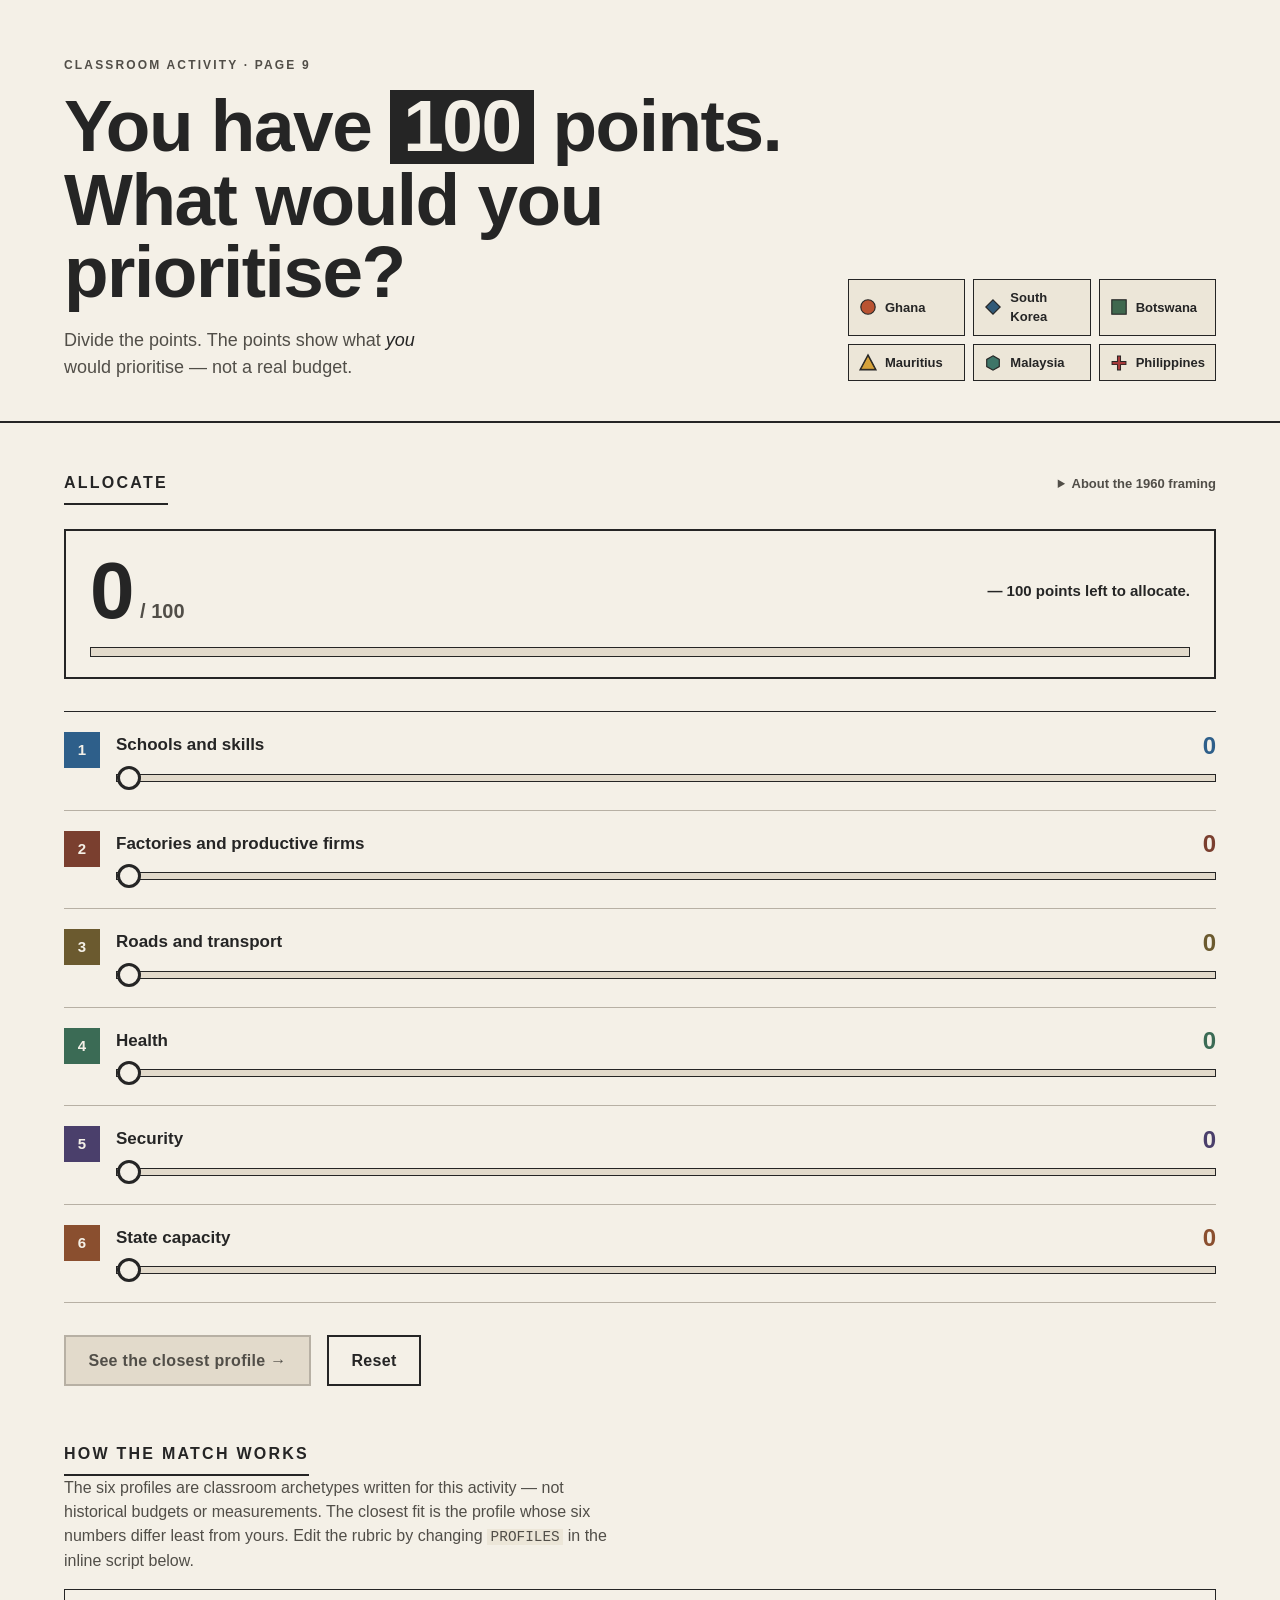
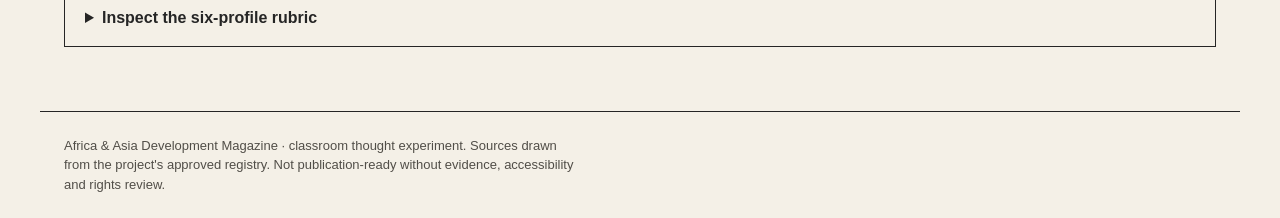
<file: africa-asia-development-magazine/design/interactive_allocation/index.html>
<!doctype html>
<html lang="en">
<head>
  <meta charset="utf-8" />
  <meta name="viewport" content="width=device-width, initial-scale=1" />
  <title>You have 100 points — Africa &amp; Asia Development Magazine</title>
  <meta name="description" content="Classroom thought experiment: allocate 100 points across six development priorities and find the closest of six country discussion profiles." />

  <!-- Single-file build. Styles and script are inlined so this HTML file
       runs on its own with no external files. Edit the PROFILES and
       COUNTRIES data blocks inside the inline script at the bottom to
       update the rubric or country copy. -->

  <style>
  /* Africa & Asia Development Magazine — classroom allocation activity.
     Evidence Ledger system — paper cream, charcoal, Montserrat, generous
     spacing. Country colours only stand for a country; the six category
     sliders use a locked, non-country category palette. */

  :root {
    --paper: #F4F0E7;
    --paper-shade: #ECE6D8;
    --paper-deep: #E2DACB;
    --charcoal: #252525;
    --neutral: #514E48;
    --grey: #B7B0A4;

    --cat-schools:   #2E5F8A;
    --cat-factories: #7A3F2F;
    --cat-transport: #6B5A2F;
    --cat-health:    #3B6B55;
    --cat-security:  #4A3F6B;
    --cat-state:     #8A4F2F;

    --font-sans: "Montserrat", "Helvetica Neue", Arial, sans-serif;
    --measure: 62ch;
  }

  *,*::before,*::after { box-sizing: border-box; }
  html { scroll-behavior: smooth; }
  @media (prefers-reduced-motion: reduce) {
    html { scroll-behavior: auto; }
    *, *::before, *::after { animation: none !important; transition: none !important; }
  }

  body {
    margin: 0;
    background: var(--paper);
    color: var(--charcoal);
    font-family: var(--font-sans);
    font-weight: 400;
    font-feature-settings: "tnum" 1, "lnum" 1;
    line-height: 1.5;
    -webkit-font-smoothing: antialiased;
  }

  .visually-hidden {
    position: absolute !important;
    clip: rect(1px, 1px, 1px, 1px);
    width: 1px; height: 1px; overflow: hidden;
    white-space: nowrap; border: 0; padding: 0;
  }

  .skip-link {
    position: absolute;
    left: 1rem; top: -3rem;
    background: var(--charcoal); color: var(--paper);
    padding: .5rem 1rem;
    text-decoration: none; font-weight: 600;
    z-index: 100;
  }
  .skip-link:focus { top: 1rem; }
  :focus-visible { outline: 3px solid var(--charcoal); outline-offset: 3px; }

  /* ============================== HEADER =============================== */

  .page-head {
    background: var(--paper);
    border-bottom: 2px solid var(--charcoal);
    overflow: hidden;
  }
  .head-grid {
    max-width: 1200px;
    margin: 0 auto;
    padding: 3.5rem 1.5rem 2.5rem;
    display: grid;
    grid-template-columns: minmax(0, 1fr);
    gap: 2rem;
  }
  @media (min-width: 900px) {
    .head-grid {
      grid-template-columns: minmax(0, 2fr) minmax(0, 1fr);
      align-items: end;
      gap: 3rem;
    }
  }
  .eyebrow {
    font-size: .75rem; font-weight: 700;
    letter-spacing: .18em; text-transform: uppercase;
    color: var(--neutral);
    margin: 0 0 1rem;
  }
  .page-head h1 {
    font-size: clamp(2.25rem, 1.2rem + 4.2vw, 4.75rem);
    font-weight: 900;
    line-height: .98;
    letter-spacing: -0.02em;
    margin: 0 0 1.25rem;
  }
  .hundred {
    font-weight: 900;
    background: var(--charcoal);
    color: var(--paper);
    padding: 0 .18em .02em;
    display: inline-block;
    line-height: 1;
  }
  .deck {
    font-size: clamp(1rem, .95rem + .3vw, 1.125rem);
    font-weight: 500;
    color: var(--neutral);
    max-width: 36ch;
    margin: 0;
  }
  .deck em { font-style: italic; color: var(--charcoal); }

  .country-strip {
    list-style: none; margin: 0; padding: 0;
    display: grid;
    grid-template-columns: repeat(2, minmax(0, 1fr));
    gap: .5rem;
  }
  @media (min-width: 1100px) { .country-strip { grid-template-columns: repeat(3, minmax(0, 1fr)); } }
  .country-chip {
    display: flex; align-items: center; gap: .5rem;
    padding: .5rem .625rem;
    background: var(--paper-shade);
    border: 1px solid var(--charcoal);
    font-size: .8125rem; font-weight: 600;
  }
  .country-chip .marker { flex: 0 0 18px; width: 18px; height: 18px; }

  /* ============================= LAYOUT ================================ */

  .layout {
    max-width: 1200px;
    margin: 0 auto;
    padding: 3rem 1.5rem 4rem;
    display: grid;
    gap: 3.5rem;
  }
  .section-head {
    display: flex; align-items: baseline; justify-content: space-between;
    flex-wrap: wrap; gap: 1rem;
    margin-bottom: 1.5rem;
  }
  .section-heading {
    font-size: 1rem; font-weight: 800;
    letter-spacing: .14em; text-transform: uppercase;
    margin: 0;
    padding-bottom: .5rem;
    border-bottom: 2px solid var(--charcoal);
    display: inline-block;
  }
  .dates-note { font-size: .8125rem; color: var(--neutral); }
  .dates-note summary { cursor: pointer; font-weight: 600; }
  .dates-note[open] summary { margin-bottom: .5rem; }
  .dates-note p { margin: 0; max-width: 56ch; }

  /* ============================== TOTALS =============================== */

  .totals {
    background: var(--paper);
    border: 2px solid var(--charcoal);
    padding: 1.25rem 1.5rem;
    margin-bottom: 2rem;
    display: grid;
    gap: 1rem;
    grid-template-columns: auto 1fr;
    grid-template-areas:
      "readout status"
      "progress progress";
    align-items: center;
  }
  @media (max-width: 540px) {
    .totals {
      grid-template-columns: 1fr;
      grid-template-areas: "readout" "progress" "status";
    }
  }
  .total-readout { grid-area: readout; display: flex; align-items: baseline; gap: .5rem; }
  .total-value {
    font-size: clamp(3rem, 2rem + 4vw, 5rem);
    font-weight: 900;
    font-variant-numeric: tabular-nums;
    line-height: 1;
    letter-spacing: -0.03em;
  }
  .total-of { font-size: 1.25rem; color: var(--neutral); font-weight: 600; }
  .total-status {
    grid-area: status; margin: 0;
    font-weight: 600; font-size: .9375rem;
    max-width: 32ch;
    justify-self: end; text-align: right;
  }
  @media (max-width: 540px) {
    .total-status { justify-self: start; text-align: left; }
  }
  .total-status[data-state="under"]::before { content: "— "; font-weight: 700; }
  .total-status[data-state="ok"]::before    { content: "✓ "; font-weight: 700; }

  .progress {
    grid-area: progress;
    height: 10px;
    background: var(--paper-deep);
    border: 1px solid var(--charcoal);
    overflow: hidden;
  }
  .progress-fill {
    height: 100%;
    background: var(--charcoal);
    width: 0;
    transition: width .18s ease-out;
  }

  /* ============================== SLIDERS ============================== */

  .sliders {
    list-style: none;
    margin: 0 0 2rem;
    padding: 0;
    display: grid;
    gap: 0;
    border-top: 1px solid var(--charcoal);
  }
  .slider-row {
    --cat: var(--charcoal);
    display: grid;
    grid-template-columns: auto minmax(0, 1fr) auto;
    grid-template-areas:
      "num label value"
      "num slider slider";
    gap: .5rem 1rem;
    padding: 1.25rem 0;
    border-bottom: 1px solid var(--grey);
    align-items: center;
  }
  .slider-row[data-key="schools"]    { --cat: var(--cat-schools); }
  .slider-row[data-key="factories"]  { --cat: var(--cat-factories); }
  .slider-row[data-key="transport"]  { --cat: var(--cat-transport); }
  .slider-row[data-key="health"]     { --cat: var(--cat-health); }
  .slider-row[data-key="security"]   { --cat: var(--cat-security); }
  .slider-row[data-key="state"]      { --cat: var(--cat-state); }
  .slider-num {
    grid-area: num;
    width: 2.25rem; height: 2.25rem;
    display: inline-flex;
    align-items: center; justify-content: center;
    background: var(--cat);
    color: var(--paper);
    font-weight: 800;
    font-size: .9375rem;
    font-variant-numeric: tabular-nums;
    align-self: start;
  }
  .slider-label {
    grid-area: label;
    font-weight: 700;
    font-size: 1.0625rem;
    color: var(--charcoal);
    align-self: end;
  }
  .slider-value {
    grid-area: value;
    font-weight: 800;
    font-size: 1.5rem;
    min-width: 3ch;
    text-align: right;
    font-variant-numeric: tabular-nums;
    color: var(--cat);
    align-self: end;
    line-height: 1;
  }

  input[type="range"] {
    grid-area: slider;
    width: 100%;
    margin: 0;
    appearance: none;
    -webkit-appearance: none;
    background: transparent;
    cursor: pointer;
    padding: .5rem 0;
    --pct: 0%;
  }
  input[type="range"]::-webkit-slider-runnable-track {
    height: 8px;
    background: linear-gradient(to right,
      var(--cat) 0 var(--pct),
      var(--paper-deep) var(--pct) 100%);
    border: 1px solid var(--charcoal);
  }
  input[type="range"]::-moz-range-track {
    height: 8px;
    background: var(--paper-deep);
    border: 1px solid var(--charcoal);
  }
  input[type="range"]::-moz-range-progress {
    height: 8px;
    background: var(--cat);
  }
  input[type="range"]::-webkit-slider-thumb {
    -webkit-appearance: none; appearance: none;
    width: 24px; height: 24px;
    margin-top: -9px;
    background: var(--paper);
    border: 3px solid var(--charcoal);
    border-radius: 50%;
  }
  input[type="range"]::-moz-range-thumb {
    width: 24px; height: 24px;
    background: var(--paper);
    border: 3px solid var(--charcoal);
    border-radius: 50%;
  }
  input[type="range"]:focus-visible::-webkit-slider-thumb { background: var(--cat); }
  input[type="range"]:focus-visible::-moz-range-thumb { background: var(--cat); }
  input[type="range"][data-locked="true"]::-webkit-slider-thumb { background: var(--paper-deep); }
  input[type="range"][data-locked="true"]::-moz-range-thumb    { background: var(--paper-deep); }

  /* ============================== BUTTONS ============================== */

  .actions, .result-actions {
    display: flex; flex-wrap: wrap; gap: 1rem;
  }
  .btn {
    font-family: inherit;
    font-size: 1rem; font-weight: 700;
    letter-spacing: .02em;
    padding: .9rem 1.4rem;
    border: 2px solid var(--charcoal);
    background: var(--charcoal);
    color: var(--paper);
    cursor: pointer;
    transition: transform .08s ease-out;
  }
  .btn:hover { transform: translateY(-1px); }
  .btn:active { transform: translateY(0); }
  .btn-primary[disabled] {
    background: var(--paper-deep);
    color: var(--neutral);
    border-color: var(--grey);
    cursor: not-allowed;
    transform: none;
  }
  .btn-ghost { background: transparent; color: var(--charcoal); }
  .btn:focus-visible { outline: 3px solid var(--charcoal); outline-offset: 3px; }

  /* ============================== RESULT =============================== */

  .result {
    border: 2px solid var(--charcoal);
    overflow: hidden;
  }
  .result[hidden] { display: none; }
  .result-hero {
    background: var(--country);
    color: var(--paper);
    padding: 2rem 1.75rem;
    display: grid;
    grid-template-columns: auto minmax(0, 1fr);
    gap: 1.25rem;
    align-items: center;
  }
  .result-hero .eyebrow { color: var(--paper); opacity: .85; margin: 0 0 .5rem; }
  .result-hero h3 {
    margin: 0;
    font-size: clamp(1.75rem, 1.4rem + 1.6vw, 2.5rem);
    font-weight: 900;
    letter-spacing: -0.015em;
    line-height: 1.05;
  }

  .result-caveat {
    background: var(--paper-shade);
    border-top: 2px solid var(--charcoal);
    padding: 1rem 1.75rem;
    font-size: .875rem;
    margin: 0;
    color: var(--charcoal);
  }
  .result-caveat strong { font-weight: 800; }

  .result-body-inner {
    padding: 1.75rem;
    display: grid;
    gap: 2rem;
  }
  .result-section h4 {
    margin: 0 0 .75rem;
    font-size: .75rem;
    letter-spacing: .14em; text-transform: uppercase;
    color: var(--neutral);
    font-weight: 800;
  }
  .result-section p { margin: 0 0 .5rem; max-width: var(--measure); }
  .result-section ul { margin: 0; padding-left: 1.1rem; }
  .result-section li { margin-bottom: .75rem; max-width: var(--measure); }
  cite { font-style: normal; font-size: .8125rem; color: var(--neutral); }

  .insight-grid {
    display: grid; gap: 1rem;
    grid-template-columns: repeat(auto-fit, minmax(min(100%, 260px), 1fr));
  }
  .insight, .limit {
    padding: 1rem 1.1rem;
    border: 1px solid var(--charcoal);
    background: var(--paper);
  }
  .insight { border-left: 6px solid var(--country); }
  .limit   { border-left: 6px solid var(--neutral); }
  .insight h4, .limit h4 { margin-top: 0; }

  .result-actions {
    padding: 1.25rem 1.75rem;
    border-top: 1px solid var(--charcoal);
    background: var(--paper-shade);
  }

  .brief-history p { max-width: var(--measure); margin: 0 0 .375rem; }
  .brief-history cite { display: block; margin-bottom: .75rem; }
  .close-fits { font-size: .9375rem; color: var(--neutral); margin-top: .75rem; }

  /* --------------------- Factor-by-factor breakdown -------------------- */

  .factors-lede {
    max-width: var(--measure);
    color: var(--neutral);
    margin: 0 0 1.25rem;
  }
  .factors {
    list-style: none; margin: 0; padding: 0;
    display: grid; gap: 1rem;
  }
  .factor {
    background: var(--paper);
    border: 1px solid var(--charcoal);
    border-left: 6px solid var(--grey);
    padding: 1.1rem 1.25rem;
    display: grid;
    grid-template-columns: minmax(0, 1.4fr) minmax(0, 1fr);
    grid-template-areas:
      "head   points"
      "body   body";
    gap: 1rem 1.5rem;
    align-items: start;
  }
  @media (max-width: 640px) {
    .factor {
      grid-template-columns: 1fr;
      grid-template-areas: "head" "points" "body";
      gap: .75rem;
    }
  }
  .factor--top { border-left-color: var(--country); border-left-width: 8px; }
  .factor--zero { opacity: .72; border-left-style: dashed; }
  .factor-head { grid-area: head; }
  .factor-rank {
    margin: 0 0 .25rem;
    font-size: .6875rem;
    font-weight: 800;
    letter-spacing: .14em; text-transform: uppercase;
    color: var(--country, var(--neutral));
  }
  .factor--zero .factor-rank { color: var(--neutral); }
  .factor-label {
    margin: 0;
    font-size: 1.125rem; font-weight: 800;
    color: var(--charcoal);
    line-height: 1.2;
  }
  .factor-points {
    grid-area: points;
    display: grid;
    grid-template-columns: repeat(3, minmax(0, 1fr));
    gap: .5rem;
    font-variant-numeric: tabular-nums;
    font-size: .9375rem;
    align-self: start;
  }
  .factor-points > span {
    display: flex; flex-direction: column;
    padding: .375rem .5rem;
    background: var(--paper-shade);
    border: 1px solid var(--grey);
  }
  .factor-points .dim {
    font-size: .6875rem;
    letter-spacing: .08em; text-transform: uppercase;
    color: var(--neutral);
    font-weight: 700;
    margin-bottom: .125rem;
  }
  .factor-points strong {
    font-size: 1.25rem; font-weight: 800;
    color: var(--charcoal);
  }
  .factor--top .factor-you strong { color: var(--country); }

  .factor-body { grid-area: body; }
  .factor-intro {
    margin: 0 0 .375rem;
    font-size: .8125rem;
    letter-spacing: .08em; text-transform: uppercase;
    color: var(--neutral);
  }
  .factor-intro strong { color: var(--charcoal); font-weight: 800; }
  .factor-evidence { margin: 0 0 .375rem; max-width: var(--measure); }
  .factor-evidence.placeholder {
    color: var(--neutral);
    font-style: italic;
    padding: .5rem .75rem;
    background: var(--paper-shade);
    border-left: 3px solid var(--grey);
  }

  .ranking-details {
    border: 1px solid var(--charcoal);
    padding: 1rem 1.25rem;
    background: var(--paper);
  }
  .ranking-details summary { font-weight: 700; cursor: pointer; }
  .ranking-details[open] summary { margin-bottom: 1rem; }
  .ranking-details .muted { max-width: var(--measure); margin: 0 0 1rem; }
  .muted { color: var(--neutral); }
  .small { font-size: .8125rem; }

  /* Tables */
  .distance-table, .weights-table {
    width: 100%;
    border-collapse: collapse;
    font-size: .9375rem;
    font-variant-numeric: tabular-nums;
  }
  .distance-table caption {
    text-align: left; font-weight: 700; margin-bottom: .5rem;
    font-size: .8125rem; letter-spacing: .08em; text-transform: uppercase;
    color: var(--neutral);
  }
  .distance-table th, .distance-table td,
  .weights-table th, .weights-table td {
    text-align: left;
    padding: .5rem .75rem;
    border-bottom: 1px solid var(--grey);
  }
  .distance-table th, .weights-table thead th {
    font-weight: 700;
    background: var(--paper-shade);
  }
  .distance-table td.num, .weights-table td.num { text-align: right; }
  .weights-table thead th { border-bottom: 2px solid var(--charcoal); }
  .distance-table tr.winner td { font-weight: 800; background: var(--paper-shade); }

  /* ============================= HOW MATCH ============================= */

  .how-match-lede { max-width: var(--measure); margin: 0 0 1rem; color: var(--neutral); }
  .how-match details {
    border: 1px solid var(--charcoal);
    padding: 1rem 1.25rem;
    background: var(--paper);
  }
  .how-match details summary { font-weight: 700; cursor: pointer; }
  .how-match details[open] summary { margin-bottom: 1rem; }
  code {
    font-family: ui-monospace, SFMono-Regular, Menlo, monospace;
    font-size: .9em;
    background: var(--paper-shade);
    padding: 0 .25em;
  }

  /* ============================= MARKERS =============================== */

  .marker {
    display: inline-flex;
    align-items: center; justify-content: center;
    width: 20px; height: 20px; flex: 0 0 20px;
    vertical-align: middle;
  }
  .marker svg { display: block; width: 100%; height: 100%; overflow: visible; }
  .marker--lg { width: 48px; height: 48px; flex-basis: 48px; }

  /* ============================== FOOT ================================= */

  .page-foot {
    border-top: 1px solid var(--charcoal);
    padding: 1.5rem;
    max-width: 1200px;
    margin: 0 auto;
    font-size: .8125rem;
    color: var(--neutral);
  }
  .page-foot p { margin: 0; max-width: 72ch; }

  @media (max-width: 540px) {
    .layout { padding: 2rem 1rem 3rem; gap: 2.5rem; }
    .head-grid { padding: 2.25rem 1rem 1.75rem; }
    .result-hero, .result-body-inner, .result-actions, .result-caveat {
      padding-left: 1.25rem; padding-right: 1.25rem;
    }
  }
  </style>
</head>
<body>
  <a class="skip-link" href="#allocator">Skip to the activity</a>

  <header class="page-head" role="banner">
    <div class="head-grid">
      <div class="head-text">
        <p class="eyebrow">Classroom activity · Page 9</p>
        <h1>You have <span class="hundred">100</span> points.<br/>What would you prioritise?</h1>
        <p class="deck">Divide the points. The points show what <em>you</em> would prioritise — not a real budget.</p>
      </div>
      <ul class="country-strip" aria-label="The six discussion profiles in this activity"></ul>
    </div>
  </header>

  <main id="main" class="layout">
    <section id="allocator" class="allocator" aria-labelledby="allocator-heading">
      <div class="section-head">
        <h2 id="allocator-heading" class="section-heading">Allocate</h2>
        <details class="dates-note">
          <summary>About the 1960 framing</summary>
          <p>The six cases were not all independent states in 1960. Ghana independent 1957, Philippines 1946, Republic of Korea established 1948, Federation of Malaysia 1963, Botswana 1966, Mauritius 1968. Treat the exercise as advice about a country's development choices, not as a claim you were head of state.</p>
        </details>
      </div>

      <form id="allocator-form" novalidate>
        <div class="totals" role="group" aria-labelledby="total-heading">
          <h3 id="total-heading" class="visually-hidden">Running total</h3>
          <div class="total-readout" aria-live="polite" aria-atomic="true">
            <span id="total-value" class="total-value">0</span>
            <span class="total-of">/ 100</span>
          </div>
          <div class="progress" aria-hidden="true">
            <div id="progress-fill" class="progress-fill" style="width:0%"></div>
          </div>
          <p id="total-status" class="total-status" aria-live="polite">Move the sliders until the total is 100.</p>
        </div>

        <ol class="sliders" role="list"></ol>

        <div class="actions">
          <button id="submit-btn" type="submit" class="btn btn-primary" disabled>See the closest profile →</button>
          <button id="reset-btn" type="button" class="btn btn-ghost">Reset</button>
        </div>
      </form>
    </section>

    <section id="result" class="result" aria-labelledby="result-heading" hidden>
      <h2 id="result-heading" class="visually-hidden">Your closest discussion profile</h2>
      <div id="result-body" aria-live="polite"></div>
      <div class="result-actions">
        <button id="retry-same" type="button" class="btn btn-ghost">Keep points and adjust</button>
        <button id="retry-reset" type="button" class="btn btn-ghost">Reset and try again</button>
      </div>
    </section>

    <section class="how-match" aria-labelledby="how-match-heading">
      <h2 id="how-match-heading" class="section-heading">How the match works</h2>
      <p class="how-match-lede">The six profiles are classroom archetypes written for this activity — not historical budgets or measurements. The closest fit is the profile whose six numbers differ least from yours. Edit the rubric by changing <code>PROFILES</code> in the inline script below.</p>
      <details>
        <summary>Inspect the six-profile rubric</summary>
        <div id="rubric-table-wrap"></div>
      </details>
    </section>
  </main>

  <footer class="page-foot" role="contentinfo">
    <p>Africa &amp; Asia Development Magazine · classroom thought experiment. Sources drawn from the project's approved registry. Not publication-ready without evidence, accessibility and rights review.</p>
  </footer>

  <script>
  /* Africa & Asia Development Magazine — classroom allocation activity.
   *
   * Three jobs:
   *   1. Allocate exactly 100 points across six categories. Sliders clamp —
   *      they cannot push the total above 100.
   *   2. Compare the allocation against six teaching rubrics (PROFILES) via
   *      a plain Manhattan distance.
   *   3. Show approved country context, with the student's six-factor
   *      allocation explained one factor at a time against the matched
   *      country's record. APA citations are drawn from the project's
   *      source registry.
   *
   * The rubric is an authored classroom archetype, not a historical budget.
   * Where the approved registry does not yet carry country-specific evidence
   * on a factor, the activity shows an honest placeholder rather than
   * inventing a citation. Edit PROFILES and the per-country `factors`
   * block only against approved registry rows. */

  const CATEGORIES = [
    { key: "schools",   label: "Schools and skills" },
    { key: "factories", label: "Factories and productive firms" },
    { key: "transport", label: "Roads and transport" },
    { key: "health",    label: "Health" },
    { key: "security",  label: "Security" },
    { key: "state",     label: "State capacity" }
  ];

  const PLACEHOLDER_CITE = "[CITATION TO BE COMPLETED FROM APPROVED SOURCE REGISTRY]";
  const PLACEHOLDER_TEXT =
    "The approved source registry does not yet carry country-specific " +
    "evidence on this factor. A reviewer must add a verified claim and " +
    "locator before publication.";

  /* Classroom archetypes — not historical budgets. Each profile sums to 100. */
  const PROFILES = {
    ghana:       { weights: { schools: 15, factories: 15, transport: 25, health: 15, security: 15, state: 15 },
                   distinguishing_pattern: "Modest transport tilt reflecting an inherited export corridor; labour released from agriculture without manufacturing deepening." },
    korea:       { weights: { schools: 25, factories: 30, transport: 15, health: 10, security: 10, state: 10 },
                   distinguishing_pattern: "Schools and factories lead — the pattern behind early literacy and a doubled manufacturing share by 1990." },
    botswana:    { weights: { schools: 15, factories: 10, transport: 10, health: 15, security: 15, state: 35 },
                   distinguishing_pattern: "State capacity dominates — institutional choices and mineral-rent management mattered more than inherited infrastructure." },
    mauritius:   { weights: { schools: 25, factories: 20, transport: 15, health: 20, security: 5, state: 15 },
                   distinguishing_pattern: "Human capital and health lead, security small — negotiated adaptation from sugar to EPZ, tourism and services." },
    malaysia:    { weights: { schools: 20, factories: 25, transport: 25, health: 10, security: 10, state: 10 },
                   distinguishing_pattern: "Factories and transport top the profile — infrastructure, skills and firms linked to world markets, with foreign-led production." },
    philippines: { weights: { schools: 20, factories: 10, transport: 15, health: 15, security: 20, state: 20 },
                   distinguishing_pattern: "Weights spread fairly evenly, with less to factories — formal institutions and interrupted industrial deepening." }
  };

  /* Per-country facts for the result page.
   *   history: one short paragraph, two sentences max.
   *   factors: six keys matching CATEGORIES. Each is either a verified claim
   *            with an APA short-form `cite`, or {placeholder:true}. */
  const COUNTRIES = {
    ghana: {
      name: "Ghana",
      colour: "#B95332",
      shape: "circle",
      dates: "Independence 1957",
      history:
        "Ghana became independent from Britain in 1957, inheriting a " +
        "cocoa-dependent export economy with roads, a railway and Tema " +
        "harbour already in place. GDP per capita rose from about US$1,101 in " +
        "1960, fell to about US$856 by 1990 and recovered to about US$1,970 " +
        "by 2020 (constant 2015 US$).",
      history_cite: "World Bank (1985, p. 18/PDF p. 27, paras. 1.01–1.03); World Bank (2026). WDI, NY.GDP.PCAP.KD.",
      factors: {
        schools:   { text: "Ghana inherited a school system directed at the export sector. Between 1991 and 2020 agriculture's labour share fell from ~72% to ~37%, but the shift did not translate into manufacturing-level skills demand.",
                     cite: "World Bank (1985, p. 18/PDF p. 27); World Bank (2026). WDI, SL.*.EMPL.ZS." },
        factories: { text: "Manufacturing's share of GDP peaked near 14% in the mid-1970s, collapsed in the 1980s and recovered only partially to about 11% by 2020 — a pattern of partial, not sustained, deepening.",
                     cite: "World Bank (2026). WDI, NV.IND.MANF.ZS." },
        transport: { text: "At independence Ghana inherited roads, a railway in good condition and Tema harbour — but the network was oriented to exports, not to domestic industrial supply chains.",
                     cite: "World Bank (1985, p. 18/PDF p. 27, paras. 1.01–1.03)" },
        health:    { placeholder: true },
        security:  { placeholder: true },
        state:     { placeholder: true }
      },
      insight: "Labour left agriculture but did not deepen into manufacturing. Inherited infrastructure was oriented to exports, not to domestic industrial networks.",
      limit: "Does not show that Ghana failed to transform at all, that one inherited feature caused divergence, or that culture prevented industry."
    },

    korea: {
      name: "South Korea",
      colour: "#315A78",
      shape: "diamond",
      dates: "Republic 1948 · Korean War 1950–53",
      history:
        "The Republic of Korea was established in 1948, after Japanese " +
        "colonial rule ended in 1945 and before the Korean War disrupted " +
        "institutional continuity. GDP per capita was about US$1,038 in 1960 " +
        "(close to Ghana's) and reached about US$33,216 by 2020 (constant " +
        "2015 US$).",
      history_cite: "Haggard, Kang & Moon (1997, pp. 867–870, 875–877); World Bank (2026). WDI, NY.GDP.PCAP.KD.",
      factors: {
        schools:   { text: "Adult literacy was already about 71% around 1960 — far above Ghana's roughly 25% — and early literacy moved in step with later industrial capacity building.",
                     cite: "World Bank (2023); Haggard, Kang & Moon (1997, pp. 867–881)" },
        factories: { text: "Manufacturing's share of GDP more than doubled from ~11% in 1960 to ~25% by 1990, peaking near 29% in 2011; exports moved from primary goods to industrial outputs.",
                     cite: "World Bank (2026). WDI, NV.IND.MANF.ZS." },
        transport: { placeholder: true },
        health:    { placeholder: true },
        security:  { text: "National division, the Korean War and coercive politics shaped the setting in which post-1961 policy choices were made.",
                     cite: "Haggard, Kang & Moon (1997, pp. 867–881)" },
        state:     { text: "Historians disagree on how much of later growth is traceable to colonial institutions versus post-1961 coordinated investment under harsh political conditions.",
                     cite: "Kohli (1994, pp. 1269–1291); Haggard, Kang & Moon (1997, pp. 867–881)" }
      },
      insight: "Early literacy, agricultural release and manufacturing capacity moved together; coordinated investment coexisted with education and infrastructure.",
      limit: "Does not show that colonial rule was necessary, that culture drove the outcome, or that any single factor sufficed."
    },

    botswana: {
      name: "Botswana",
      colour: "#3F684E",
      shape: "square",
      dates: "Independence 30 September 1966",
      history:
        "Botswana (formerly the Bechuanaland Protectorate) became independent " +
        "on 30 September 1966, with almost no industrial infrastructure. GDP " +
        "per capita rose from about US$394 in 1960 to about US$6,254 by 2020 " +
        "(constant 2015 US$) — roughly a tenfold increase.",
      history_cite: "Maipose (2008, pp. 3–4); World Bank (2026). WDI, NY.GDP.PCAP.KD.",
      factors: {
        schools:   { text: "At independence Botswana had about 22 university graduates — a very small formal skills base from which to build.",
                     cite: "Maipose (2008, pp. 3–4)" },
        factories: { text: "Manufacturing's share of GDP has stayed low across the period — about 12% in 1965, 5% in 1990 and 6% in 2020 — despite tenfold income gains.",
                     cite: "World Bank (2026). WDI, NV.IND.MANF.ZS." },
        transport: { text: "At independence Botswana had about 8 km of tarred road — physical infrastructure was almost absent rather than inherited at scale.",
                     cite: "Maipose (2008, pp. 3–4)" },
        health:    { placeholder: true },
        security:  { placeholder: true },
        state:     { text: "Approved readings credit a combination of mineral resources, institutional choices, geography and demand conditions; no one channel is identified as sufficient on its own.",
                     cite: "Maipose (2008); Hillbom (2014, pp. 155–176)" }
      },
      insight: "Large income gains without the inherited infrastructure or manufacturing depth of other cases. Challenges simple 'pre-existing capital enabled growth' claims.",
      limit: "Does not show productive networks were unnecessary, or explain why diversification stayed limited."
    },

    mauritius: {
      name: "Mauritius",
      colour: "#D6A23A",
      shape: "triangle",
      dates: "Independence 12 March 1968",
      history:
        "Mauritius became independent on 12 March 1968, after French and then " +
        "British rule, with an economy highly dependent on sugar. The export " +
        "structure shifted in stages: sugar through the 1970s, EPZ " +
        "manufacturing in the 1980s, then tourism and services.",
      history_cite: "UNESCO World Heritage Centre (2006, pp. 22–25); World Bank (1997, Executive Summary, pp. 1–2); IMF (2014, pp. 5–8)",
      factors: {
        schools:   { text: "Human capital was carried through from the plantation period; adult literacy was already about 80% by 1990, with near-universal electricity access in the same window.",
                     cite: "UNESCO World Heritage Centre (2006, pp. 22–25); World Bank (2026). WDI, SE.ADT.LITR.ZS; EG.ELC.ACCS.ZS." },
        factories: { text: "Export processing zone manufacturing expanded in the 1980s; manufacturing's share of GDP was about 20% in 1990 and settled near 11% by 2020 as services grew.",
                     cite: "World Bank (1997, Executive Summary, pp. 1–2); World Bank (2026). WDI, NV.IND.MANF.ZS." },
        transport: { placeholder: true },
        health:    { placeholder: true },
        security:  { placeholder: true },
        state:     { text: "Negotiated adaptation across sugar, EPZ, tourism and services depended on coalition management rather than a single-sector formula.",
                     cite: "World Bank (1997, Executive Summary, pp. 1–2); IMF (2014, pp. 5–8)" }
      },
      insight: "Negotiated adaptation across export modes rather than a single formula; the same sugar system both financed and constrained the next phase.",
      limit: "Does not show the small-island path can be copied, or that generalized trust caused firm scaling."
    },

    malaysia: {
      name: "Malaysia",
      colour: "#3E7568",
      shape: "hexagon",
      dates: "Malaya 1957 · Federation 1963",
      history:
        "Malaya became independent in 1957; the Federation of Malaysia formed " +
        "in 1963 by combining Malaya with Sabah and Sarawak, which have " +
        "distinct earlier histories. GDP per capita rose from about US$1,266 " +
        "in 1960 to about US$10,171 by 2020 (constant 2015 US$).",
      history_cite: "Asadullah et al. (2024, pp. 13–15); World Bank (2026). WDI, NY.GDP.PCAP.KD.",
      factors: {
        schools:   { placeholder: true },
        factories: { text: "By 1992 about 90% of electronic products were produced by transnational affiliates; manufacturing's share of GDP rose from ~10% in 1960 to ~24% in 1990 and ~22% in 2020.",
                     cite: "World Bank (2020, Box 2, pp. 44–47); World Bank (2026). WDI, NV.IND.MANF.ZS." },
        transport: { placeholder: true },
        health:    { placeholder: true },
        security:  { placeholder: true },
        state:     { text: "The Federation of Malaysia formed in 1963 with distinct earlier histories for Sabah and Sarawak; later policy worked explicitly on sectoral and ethnic distribution.",
                     cite: "Asadullah et al. (2024, pp. 13–15)" }
      },
      insight: "Infrastructure, policy coordination and foreign investment built an export-oriented electronics cluster — connection to world markets, not only domestic depth.",
      limit: "Does not show domestic ownership captured full value, that inherited networks were necessary, or that one channel explains growth."
    },

    philippines: {
      name: "Philippines",
      colour: "#A63A3A",
      shape: "cross",
      dates: "Independence 1946",
      history:
        "The Philippines became independent in 1946, after Spanish and then " +
        "US rule, with the Japanese occupation of 1942–1945 interrupting " +
        "institutions before independence. GDP per capita rose from about " +
        "US$1,124 in 1960 to about US$3,199 by 2020 (constant 2015 US$) — the " +
        "slowest growth in the magazine's six-country sample.",
      history_cite: "Dolan (1993, pp. 5–6, 28–34, 76–77); World Bank (2026). WDI, NY.GDP.PCAP.KD.",
      factors: {
        schools:   { text: "At independence the Philippines inherited a civil service, representative institutions and a school system from Spanish and US rule.",
                     cite: "Dolan (1993, pp. 28–34)" },
        factories: { text: "A long import-substitution period shaped industrial structure; later electronics and business-services growth did not produce broad manufacturing deepening.",
                     cite: "World Bank (1987, Vol. II, pp. 1–10)" },
        transport: { placeholder: true },
        health:    { placeholder: true },
        security:  { text: "The Japanese occupation of 1942–1945 disrupted institutions before independence in 1946 and shaped the post-war setting.",
                     cite: "Dolan (1993, pp. 5–6, 76–77)" },
        state:     { text: "Formal inherited institutions coexisted with land and elite concentration — a structural pattern that shaped later outcomes.",
                     cite: "Dolan (1993, pp. 28–34, 76–77); World Bank (1987, Vol. II, pp. 1–10)" }
      },
      insight: "Formal institutions and foreign links coexisted with limited domestic industrial deepening; labour moved mainly into services, not manufacturing.",
      limit: "Does not show that one institutional feature caused the slower trajectory, or that one 'Asian model' describes the region."
    }
  };

  const PROFILE_ORDER = ["ghana", "korea", "botswana", "mauritius", "malaysia", "philippines"];
  const TIE_WINDOW = 10;

  /* --------------------------------- Markers --------------------------- */

  function markerSVG(key, size) {
    const c = COUNTRIES[key];
    const s = size || 20;
    const svg = (inner) =>
      `<svg viewBox="0 0 20 20" width="${s}" height="${s}" aria-hidden="true" focusable="false">${inner}</svg>`;
    switch (c.shape) {
      case "circle":   return svg(`<circle cx="10" cy="10" r="8" fill="${c.colour}" stroke="#252525" stroke-width="1.25"/>`);
      case "square":   return svg(`<rect x="2" y="2" width="16" height="16" fill="${c.colour}" stroke="#252525" stroke-width="1.25"/>`);
      case "triangle": return svg(
        `<polygon points="10,2 18,17 2,17" fill="none" stroke="#252525" stroke-width="2.5"/>` +
        `<polygon points="10,2 18,17 2,17" fill="${c.colour}" stroke="#252525" stroke-width="1"/>`);
      case "diamond":  return svg(`<polygon points="10,2 18,10 10,18 2,10" fill="${c.colour}" stroke="#252525" stroke-width="1.25"/>`);
      case "hexagon":  return svg(`<polygon points="10,2 17,6 17,14 10,18 3,14 3,6" fill="${c.colour}" stroke="#252525" stroke-width="1.25"/>`);
      case "cross":    return svg(
        `<path d="M4 10 H16 M10 4 V16" stroke="#252525" stroke-width="4.5" stroke-linecap="square"/>` +
        `<path d="M4 10 H16 M10 4 V16" stroke="${c.colour}" stroke-width="2.5" stroke-linecap="square"/>`);
      default:         return svg(`<circle cx="10" cy="10" r="8" fill="${c.colour}"/>`);
    }
  }
  function markerBlock(key, size) {
    const extra = size === 48 ? " marker--lg" : "";
    return `<span class="marker${extra}">${markerSVG(key, size || 20)}</span>`;
  }

  /* -------------------------------- Rendering -------------------------- */

  function renderCountryStrip() {
    document.querySelector(".country-strip").innerHTML = PROFILE_ORDER
      .map((key) => `<li class="country-chip">${markerBlock(key)}<span>${COUNTRIES[key].name}</span></li>`)
      .join("");
  }

  function renderSliders() {
    document.querySelector(".sliders").innerHTML = CATEGORIES.map((cat, i) => {
      const id = `slider-${cat.key}`;
      const valueId = `${id}-value`;
      return `
        <li class="slider-row" data-key="${cat.key}">
          <span class="slider-num" aria-hidden="true">${i + 1}</span>
          <label class="slider-label" for="${id}">${cat.label}</label>
          <output class="slider-value" id="${valueId}" for="${id}" aria-live="off">0</output>
          <input id="${id}" type="range" min="0" max="100" step="1" value="0"
                 aria-describedby="${valueId}" />
        </li>`;
    }).join("");
  }

  function renderRubricTable() {
    const header = `<tr><th scope="col">Profile</th>` +
      CATEGORIES.map((c) => `<th scope="col" class="num">${c.label}</th>`).join("") +
      `<th scope="col" class="num">Total</th></tr>`;
    const rows = PROFILE_ORDER.map((key) => {
      const w = PROFILES[key].weights;
      const total = CATEGORIES.reduce((s, c) => s + w[c.key], 0);
      const cells = CATEGORIES.map((c) => `<td class="num">${w[c.key]}</td>`).join("");
      return `<tr><th scope="row">${markerBlock(key)}<span>${COUNTRIES[key].name}</span></th>${cells}<td class="num">${total}</td></tr>`;
    }).join("");
    document.getElementById("rubric-table-wrap").innerHTML = `
      <table class="weights-table">
        <caption class="visually-hidden">Six profiles, six categories, each summing to 100</caption>
        <thead>${header}</thead>
        <tbody>${rows}</tbody>
      </table>`;
  }

  /* --------------------- Totals, clamping & validation ---------------- */

  function readAllocation() {
    const alloc = {};
    CATEGORIES.forEach((c) => {
      alloc[c.key] = parseInt(document.getElementById(`slider-${c.key}`).value, 10) || 0;
    });
    return alloc;
  }
  function totalOf(alloc) { return CATEGORIES.reduce((s, c) => s + alloc[c.key], 0); }

  function enforceBudget() {
    const alloc = readAllocation();
    const total = totalOf(alloc);
    const remaining = 100 - total;
    CATEGORIES.forEach((c) => {
      const slider = document.getElementById(`slider-${c.key}`);
      const value = alloc[c.key];
      const cap = Math.min(100, value + remaining);
      slider.max = String(cap);
      slider.dataset.locked = remaining === 0 && value < 100 ? "true" : "false";
      const pct = Math.round((value / 100) * 100);
      slider.style.setProperty("--pct", pct + "%");
    });
    return { alloc, total, remaining };
  }

  function updateTotals() {
    const { alloc, total, remaining } = enforceBudget();
    document.getElementById("total-value").textContent = total;
    document.getElementById("progress-fill").style.width = total + "%";

    CATEGORIES.forEach((c) => {
      const v = alloc[c.key];
      document.getElementById(`slider-${c.key}-value`).textContent = v;
      const slider = document.getElementById(`slider-${c.key}`);
      slider.setAttribute("aria-valuetext", `${v} points of a 100 point budget; ${remaining} remaining`);
    });

    const statusEl = document.getElementById("total-status");
    const submit = document.getElementById("submit-btn");
    if (total === 100) {
      statusEl.textContent = "100 of 100 allocated. Ready.";
      statusEl.dataset.state = "ok";
      submit.disabled = false;
    } else {
      statusEl.textContent = `${remaining} point${remaining === 1 ? "" : "s"} left to allocate.`;
      statusEl.dataset.state = "under";
      submit.disabled = true;
    }
  }

  /* ------------------------------- Matching ---------------------------- */

  function distanceTo(alloc, weights) {
    return CATEGORIES.reduce((s, c) => s + Math.abs(alloc[c.key] - weights[c.key]), 0);
  }
  function matchAllocation(alloc) {
    const scored = PROFILE_ORDER
      .map((key) => ({ key, distance: distanceTo(alloc, PROFILES[key].weights) }))
      .sort((a, b) => a.distance - b.distance);
    const best = scored[0].distance;
    return { ranked: scored, winners: scored.filter((s) => s.distance <= best + TIE_WINDOW) };
  }

  /* ---------------------------- Result rendering ----------------------- */

  function emphasisLabel(rank, yours) {
    if (yours === 0) return "Not prioritised";
    if (rank === 0)  return "Your top priority";
    if (rank === 1)  return "Second priority";
    if (rank === 2)  return "Third priority";
    return "Smaller allocation";
  }

  function renderFactor(countryKey, catKey, rank, yours) {
    const country = COUNTRIES[countryKey];
    const profilePts = PROFILES[countryKey].weights[catKey];
    const factor = country.factors[catKey];
    const diff = yours - profilePts;
    const diffStr = diff > 0 ? `+${diff}` : String(diff);
    const emphasis = emphasisLabel(rank, yours);
    const label = CATEGORIES.find((c) => c.key === catKey).label;

    const topClass = rank < 3 && yours > 0 ? " factor--top" : "";
    const zeroClass = yours === 0 ? " factor--zero" : "";

    let evidence;
    if (factor.placeholder) {
      evidence = `
        <p class="factor-evidence placeholder">${PLACEHOLDER_TEXT}</p>
        <cite>${PLACEHOLDER_CITE}</cite>`;
    } else {
      evidence = `
        <p class="factor-evidence">${factor.text}</p>
        <cite>${factor.cite}</cite>`;
    }

    return `
      <li class="factor${topClass}${zeroClass}" data-cat="${catKey}">
        <div class="factor-head">
          <p class="factor-rank">${emphasis}</p>
          <h4 class="factor-label">${label}</h4>
        </div>
        <div class="factor-points">
          <span class="factor-you"><span class="dim">You</span> <strong>${yours}</strong></span>
          <span class="factor-prof"><span class="dim">${country.name}'s profile</span> <strong>${profilePts}</strong></span>
          <span class="factor-diff"><span class="dim">Difference</span> <strong>${diffStr}</strong></span>
        </div>
        <div class="factor-body">
          <p class="factor-intro"><strong>How ${country.name} did on this factor</strong></p>
          ${evidence}
        </div>
      </li>`;
  }

  function renderDistanceTable(ranked) {
    const best = ranked[0].distance;
    const rows = ranked.map((r) => `
      <tr class="${r.distance === best ? "winner" : ""}">
        <th scope="row">${markerBlock(r.key)}<span>${COUNTRIES[r.key].name}</span></th>
        <td class="num">${r.distance}</td>
      </tr>`).join("");
    return `
      <table class="distance-table">
        <caption>Rubric distance — smaller is closer</caption>
        <thead><tr><th scope="col">Profile</th><th scope="col" class="num">Distance</th></tr></thead>
        <tbody>${rows}</tbody>
      </table>`;
  }

  function renderResult(alloc) {
    const resultEl = document.getElementById("result");
    const body = document.getElementById("result-body");
    const match = matchAllocation(alloc);
    const primary = match.winners[0];
    const near = match.winners.slice(1);
    const country = COUNTRIES[primary.key];

    const orderedCats = [...CATEGORIES]
      .map((c) => ({ key: c.key, yours: alloc[c.key] }))
      .sort((a, b) => b.yours - a.yours);

    const factorItems = orderedCats
      .map((o, i) => renderFactor(primary.key, o.key, i, o.yours))
      .join("");

    const nearSentence = near.length
      ? `<p class="close-fits"><strong>Close fits:</strong> ${near.map((n) =>
          `${COUNTRIES[n.key].name} (within ${Math.abs(n.distance - primary.distance)} rubric points)`).join("; ")}.</p>`
      : "";

    body.innerHTML = `
      <div class="result-hero" style="--country:${country.colour}">
        ${markerBlock(primary.key, 48)}
        <div>
          <p class="eyebrow">Your closest discussion profile</p>
          <h3>${country.name}</h3>
        </div>
      </div>

      <p class="result-caveat">
        <strong>Discussion prompt only.</strong> A classroom archetype under an authored rubric — not a historical budget, a measurement, a policy recommendation, or evidence you share a culture.
      </p>

      <div class="result-body-inner" style="--country:${country.colour}">

        <section class="result-section brief-history">
          <h4>${country.name} in brief</h4>
          <p>${country.history}</p>
          <cite>${country.history_cite}</cite>
          ${nearSentence}
        </section>

        <section class="result-section factors-section">
          <h4>Your six factors, in ${country.name}'s record</h4>
          <p class="factors-lede">
            Your points are ordered from highest to lowest. For each factor,
            the approved registry's evidence on how ${country.name} actually
            fared on that factor is below. Where country-specific evidence
            has not yet been registered, the activity shows an honest
            placeholder.
          </p>
          <ol class="factors" role="list">
            ${factorItems}
          </ol>
        </section>

        <section class="insight-grid">
          <div class="insight">
            <h4>What this case shows</h4>
            <p>${country.insight}</p>
          </div>
          <div class="limit">
            <h4>What it cannot prove</h4>
            <p>${country.limit}</p>
          </div>
        </section>

        <details class="ranking-details">
          <summary>Full ranking and rubric</summary>
          <p class="muted small">${PROFILES[primary.key].distinguishing_pattern}</p>
          ${renderDistanceTable(match.ranked)}
        </details>
      </div>`;

    resultEl.hidden = false;
    resultEl.setAttribute("tabindex", "-1");
    resultEl.focus({ preventScroll: false });
    resultEl.scrollIntoView({ behavior: "smooth", block: "start" });
  }

  /* -------------------------------- Wire up ---------------------------- */

  function resetAll(focusFirst) {
    CATEGORIES.forEach((c) => { document.getElementById(`slider-${c.key}`).value = 0; });
    document.getElementById("result").hidden = true;
    updateTotals();
    if (focusFirst) document.getElementById(`slider-${CATEGORIES[0].key}`).focus();
  }

  function init() {
    renderCountryStrip();
    renderSliders();
    renderRubricTable();

    CATEGORIES.forEach((c) => {
      const el = document.getElementById(`slider-${c.key}`);
      el.addEventListener("input", updateTotals);
      el.addEventListener("change", updateTotals);
    });

    document.getElementById("allocator-form").addEventListener("submit", (ev) => {
      ev.preventDefault();
      const alloc = readAllocation();
      if (totalOf(alloc) !== 100) return;
      renderResult(alloc);
    });

    document.getElementById("reset-btn").addEventListener("click", () => resetAll(true));
    document.getElementById("retry-same").addEventListener("click", () => {
      document.getElementById("result").hidden = true;
      document.getElementById("allocator").scrollIntoView({ behavior: "smooth", block: "start" });
      document.getElementById(`slider-${CATEGORIES[0].key}`).focus();
    });
    document.getElementById("retry-reset").addEventListener("click", () => {
      resetAll(false);
      document.getElementById("allocator").scrollIntoView({ behavior: "smooth", block: "start" });
      document.getElementById(`slider-${CATEGORIES[0].key}`).focus();
    });

    updateTotals();
  }

  if (document.readyState === "loading") {
    document.addEventListener("DOMContentLoaded", init);
  } else {
    init();
  }
  </script>
</body>
</html>
</file>
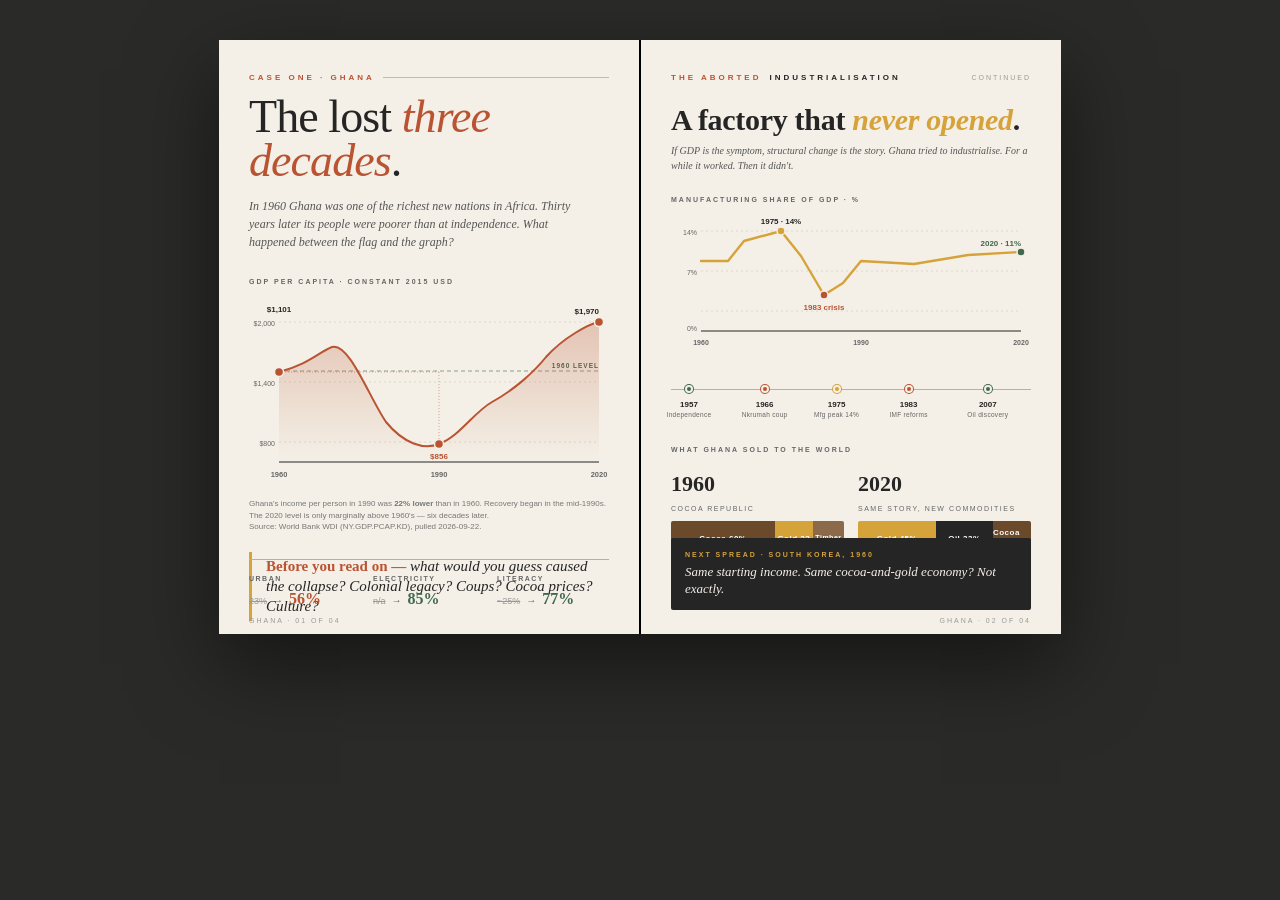
<file: africa-asia-development-magazine/design/ghana_spread_draft.html>
<!DOCTYPE html>
<html lang="en">
<head>
<meta charset="UTF-8">
<title>Ghana spread — draft</title>
<style>
  :root {
    --terracotta: #B95332;
    --ochre: #D6A23A;
    --green: #3F684E;
    --cream: #F4F0E7;
    --charcoal: #252525;
    --grey: #B7B0A4;
    --cream-deep: #ECE5D3;
  }

  * { box-sizing: border-box; margin: 0; padding: 0; }

  body {
    background: #2a2a28;
    padding: 40px 20px;
    font-family: 'Helvetica Neue', Helvetica, Arial, sans-serif;
    color: var(--charcoal);
    min-height: 100vh;
    display: flex;
    justify-content: center;
    align-items: flex-start;
  }

  .spread {
    display: flex;
    gap: 2px;
    background: #000;
    box-shadow: 0 30px 80px rgba(0,0,0,0.5);
  }

  .page {
    width: 420px;
    height: 594px; /* A4 ratio */
    background: var(--cream);
    padding: 32px 30px;
    position: relative;
    overflow: hidden;
    font-size: 10px;
    line-height: 1.4;
  }

  /* ---------- PAGE 1 ---------- */

  .kicker {
    font-family: 'Helvetica Neue', sans-serif;
    font-size: 8px;
    letter-spacing: 3px;
    text-transform: uppercase;
    color: var(--terracotta);
    font-weight: 700;
    margin-bottom: 12px;
    display: flex;
    align-items: center;
    gap: 8px;
  }

  .kicker::after {
    content: '';
    flex: 1;
    height: 1px;
    background: var(--terracotta);
    opacity: 0.4;
  }

  .headline {
    font-family: Georgia, 'Times New Roman', serif;
    font-size: 46px;
    line-height: 0.95;
    font-weight: 400;
    letter-spacing: -0.02em;
    color: var(--charcoal);
    margin-bottom: 14px;
  }

  .headline em {
    color: var(--terracotta);
    font-style: italic;
    font-weight: 400;
  }

  .deck {
    font-family: Georgia, serif;
    font-size: 12px;
    line-height: 1.5;
    color: #555;
    font-style: italic;
    margin-bottom: 26px;
    max-width: 90%;
  }

  .question-block {
    background: transparent;
    border-left: 3px solid var(--ochre);
    padding: 4px 0 4px 14px;
    margin: 20px 0 24px;
  }

  .question-block .q {
    font-family: Georgia, serif;
    font-size: 15px;
    line-height: 1.35;
    color: var(--charcoal);
    font-style: italic;
  }

  .question-block .q strong { color: var(--terracotta); font-style: normal; font-weight: 700; }

  .chart-caption {
    font-family: 'Helvetica Neue', sans-serif;
    font-size: 7px;
    letter-spacing: 2px;
    text-transform: uppercase;
    color: #666;
    font-weight: 600;
    margin-bottom: 6px;
  }

  .chart-title {
    font-family: Georgia, serif;
    font-size: 14px;
    color: var(--charcoal);
    margin-bottom: 14px;
    font-weight: 700;
  }

  .chart-note {
    font-size: 8px;
    color: #777;
    margin-top: 6px;
    font-family: 'Helvetica Neue', sans-serif;
    line-height: 1.4;
  }

  /* Stats strip at bottom */
  .stats-strip {
    position: absolute;
    bottom: 24px;
    left: 30px;
    right: 30px;
    display: grid;
    grid-template-columns: repeat(3, 1fr);
    gap: 12px;
    padding-top: 14px;
    border-top: 1px solid var(--grey);
  }

  .stat {
    text-align: left;
  }
  .stat .label {
    font-size: 7px;
    letter-spacing: 1.5px;
    text-transform: uppercase;
    color: #666;
    font-weight: 700;
    margin-bottom: 4px;
  }
  .stat .val-row {
    display: flex;
    align-items: baseline;
    gap: 6px;
  }
  .stat .val {
    font-family: Georgia, serif;
    font-size: 16px;
    font-weight: 700;
    color: var(--charcoal);
  }
  .stat .arrow {
    font-size: 10px;
    color: var(--green);
  }
  .stat .then {
    font-size: 9px;
    color: #999;
    text-decoration: line-through;
  }

  /* Folio */
  .folio {
    position: absolute;
    bottom: 8px;
    font-size: 7px;
    letter-spacing: 2px;
    color: #999;
    text-transform: uppercase;
  }
  .folio.left { left: 30px; }
  .folio.right { right: 30px; text-align: right; }

  /* ---------- PAGE 2 ---------- */

  .page.right { }

  .p2-topline {
    display: flex;
    justify-content: space-between;
    align-items: baseline;
    margin-bottom: 22px;
  }

  .p2-topline .continued {
    font-size: 7px;
    letter-spacing: 2px;
    text-transform: uppercase;
    color: #999;
  }

  .p2-headline {
    font-family: Georgia, serif;
    font-size: 30px;
    line-height: 1;
    letter-spacing: -0.01em;
    margin-bottom: 8px;
  }

  .p2-headline em {
    color: var(--ochre);
    font-style: italic;
  }

  .p2-sub {
    font-family: Georgia, serif;
    font-size: 10px;
    color: #555;
    font-style: italic;
    margin-bottom: 22px;
    line-height: 1.5;
  }

  /* Timeline */
  .timeline {
    position: relative;
    height: 60px;
    margin: 12px 0 22px;
  }
  .timeline-line {
    position: absolute;
    top: 26px;
    left: 0;
    right: 0;
    height: 1px;
    background: var(--grey);
  }
  .tl-event {
    position: absolute;
    top: 0;
    transform: translateX(-50%);
    width: 60px;
    text-align: center;
  }
  .tl-event .dot {
    width: 8px;
    height: 8px;
    border-radius: 50%;
    background: var(--terracotta);
    margin: 22px auto 6px;
    border: 2px solid var(--cream);
    box-shadow: 0 0 0 1px var(--terracotta);
  }
  .tl-event.pos .dot { background: var(--green); box-shadow: 0 0 0 1px var(--green); }
  .tl-event.neu .dot { background: var(--ochre); box-shadow: 0 0 0 1px var(--ochre); }
  .tl-event .year {
    font-size: 8px;
    font-weight: 700;
    color: var(--charcoal);
  }
  .tl-event .label {
    font-size: 6.5px;
    color: #666;
    line-height: 1.15;
    margin-top: 1px;
    letter-spacing: 0.3px;
  }

  /* Export composition */
  .comp-block {
    margin-top: 14px;
    display: grid;
    grid-template-columns: 1fr 1fr;
    gap: 14px;
  }
  .comp-col .comp-year {
    font-family: Georgia, serif;
    font-size: 22px;
    color: var(--charcoal);
    font-weight: 700;
    margin-bottom: 4px;
  }
  .comp-col .comp-label {
    font-size: 7px;
    letter-spacing: 1.5px;
    text-transform: uppercase;
    color: #666;
    margin-bottom: 8px;
  }
  .comp-bar {
    display: flex;
    height: 34px;
    width: 100%;
    border-radius: 2px;
    overflow: hidden;
    margin-bottom: 8px;
  }
  .comp-seg {
    display: flex;
    align-items: center;
    justify-content: center;
    color: white;
    font-size: 8px;
    font-weight: 700;
    letter-spacing: 0.5px;
  }
  .comp-legend {
    font-size: 8px;
    line-height: 1.6;
    color: #555;
  }
  .comp-legend .sw {
    display: inline-block;
    width: 8px;
    height: 8px;
    border-radius: 1px;
    margin-right: 4px;
    vertical-align: -1px;
  }

  /* Cliffhanger footer */
  .cliff {
    position: absolute;
    bottom: 24px;
    left: 30px;
    right: 30px;
    padding: 12px 14px;
    background: var(--charcoal);
    color: var(--cream);
    border-radius: 2px;
  }
  .cliff .next-label {
    font-size: 7px;
    letter-spacing: 2px;
    text-transform: uppercase;
    color: var(--ochre);
    font-weight: 700;
    margin-bottom: 4px;
  }
  .cliff .next-q {
    font-family: Georgia, serif;
    font-size: 13px;
    line-height: 1.3;
    font-style: italic;
  }

  /* Utility */
  .drop-cap::first-letter {
    font-family: Georgia, serif;
    font-size: 40px;
    float: left;
    line-height: 0.9;
    padding: 4px 6px 0 0;
    color: var(--terracotta);
    font-weight: 700;
  }
</style>
</head>
<body>

<div class="spread">

  <!-- =============== PAGE 1 (LEFT) =============== -->
  <div class="page left">
    <div class="kicker">Case one · Ghana</div>

    <h1 class="headline">The lost <em>three decades</em>.</h1>

    <p class="deck">In 1960 Ghana was one of the richest new nations in Africa. Thirty years later its people were poorer than at independence. What happened between the flag and the graph?</p>

    <!-- GDP chart -->
    <div class="chart-caption">GDP per capita · constant 2015 USD</div>

    <svg viewBox="0 0 360 200" width="100%" height="200" style="display:block">
      <defs>
        <linearGradient id="gdpFill" x1="0" y1="0" x2="0" y2="1">
          <stop offset="0%" stop-color="#B95332" stop-opacity="0.28"/>
          <stop offset="100%" stop-color="#B95332" stop-opacity="0"/>
        </linearGradient>
      </defs>

      <!-- Grid -->
      <line x1="30" y1="30" x2="350" y2="30" stroke="#B7B0A4" stroke-width="0.4" stroke-dasharray="2,3"/>
      <line x1="30" y1="90" x2="350" y2="90" stroke="#B7B0A4" stroke-width="0.4" stroke-dasharray="2,3"/>
      <line x1="30" y1="150" x2="350" y2="150" stroke="#B7B0A4" stroke-width="0.4" stroke-dasharray="2,3"/>
      <line x1="30" y1="170" x2="350" y2="170" stroke="#252525" stroke-width="1"/>

      <!-- Y labels -->
      <text x="26" y="34" text-anchor="end" font-size="7" fill="#666">$2,000</text>
      <text x="26" y="94" text-anchor="end" font-size="7" fill="#666">$1,400</text>
      <text x="26" y="154" text-anchor="end" font-size="7" fill="#666">$800</text>

      <!-- Reference line at 1960 level -->
      <line x1="30" y1="79" x2="350" y2="79" stroke="#3F684E" stroke-width="0.6" stroke-dasharray="4,3"/>
      <text x="350" y="76" text-anchor="end" font-size="6.5" fill="#3F684E" font-weight="700" letter-spacing="1">1960 LEVEL</text>

      <!-- GDP path: 1960→1990→2020, approximate curve  -->
      <!-- x: 1960=30, 1970=83, 1980=137, 1990=190, 2000=243, 2010=297, 2020=350 -->
      <!-- y baseline 170 = 0, 30 = $2000 -->

      <!-- Fill under the curve -->
      <path d="M30,80 C60,72 70,60 83,55 C100,50 120,105 137,130 C155,152 175,158 190,152 C210,145 225,120 243,110 C265,98 285,80 297,65 C315,45 340,32 350,30 L350,170 L30,170 Z" fill="url(#gdpFill)"/>

      <!-- Line -->
      <path d="M30,80 C60,72 70,60 83,55 C100,50 120,105 137,130 C155,152 175,158 190,152 C210,145 225,120 243,110 C265,98 285,80 297,65 C315,45 340,32 350,30"
        stroke="#B95332" stroke-width="2" fill="none" stroke-linecap="round" stroke-linejoin="round"/>

      <!-- Anchor points -->
      <!-- 1960 -->
      <circle cx="30" cy="80" r="4.5" fill="#B95332" stroke="#F4F0E7" stroke-width="1.5"/>
      <text x="30" y="20" text-anchor="middle" font-size="8" font-weight="700" fill="#252525">$1,101</text>
      <!-- 1990 -->
      <circle cx="190" cy="152" r="4.5" fill="#B95332" stroke="#F4F0E7" stroke-width="1.5"/>
      <text x="190" y="167" text-anchor="middle" font-size="8" font-weight="700" fill="#B95332">$856</text>
      <!-- 2020 -->
      <circle cx="350" cy="30" r="4.5" fill="#B95332" stroke="#F4F0E7" stroke-width="1.5"/>
      <text x="350" y="22" text-anchor="end" font-size="8" font-weight="700" fill="#252525">$1,970</text>

      <!-- X axis labels -->
      <text x="30" y="185" text-anchor="middle" font-size="7.5" fill="#666" font-weight="600">1960</text>
      <text x="190" y="185" text-anchor="middle" font-size="7.5" fill="#666" font-weight="600">1990</text>
      <text x="350" y="185" text-anchor="middle" font-size="7.5" fill="#666" font-weight="600">2020</text>

      <!-- The "gap" annotation -->
      <line x1="30" y1="80" x2="190" y2="80" stroke="#B95332" stroke-width="0.5" stroke-dasharray="1,2"/>
      <line x1="190" y1="80" x2="190" y2="152" stroke="#B95332" stroke-width="0.5" stroke-dasharray="1,2"/>
    </svg>

    <p class="chart-note">Ghana's income per person in 1990 was <strong>22% lower</strong> than in 1960. Recovery began in the mid-1990s. The 2020 level is only marginally above 1960's — six decades later.<br>Source: World Bank WDI (NY.GDP.PCAP.KD), pulled 2026-09-22.</p>

    <div class="question-block">
      <div class="q"><strong>Before you read on —</strong> what would you guess caused the collapse? Colonial legacy? Coups? Cocoa prices? Culture?</div>
    </div>

    <!-- Stats strip -->
    <div class="stats-strip">
      <div class="stat">
        <div class="label">Urban</div>
        <div class="val-row"><span class="then">23%</span><span class="arrow">→</span><span class="val" style="color:var(--terracotta)">56%</span></div>
      </div>
      <div class="stat">
        <div class="label">Electricity</div>
        <div class="val-row"><span class="then">n/a</span><span class="arrow">→</span><span class="val" style="color:var(--green)">85%</span></div>
      </div>
      <div class="stat">
        <div class="label">Literacy</div>
        <div class="val-row"><span class="then">~25%</span><span class="arrow">→</span><span class="val" style="color:var(--green)">77%</span></div>
      </div>
    </div>

    <div class="folio left">Ghana · 01 of 04</div>
  </div>

  <!-- =============== PAGE 2 (RIGHT) =============== -->
  <div class="page right">
    <div class="p2-topline">
      <div class="kicker" style="margin-bottom:0">The aborted <span style="color:var(--charcoal)">industrialisation</span></div>
      <div class="continued">continued</div>
    </div>

    <h2 class="p2-headline">A factory that <em>never opened</em>.</h2>
    <p class="p2-sub">If GDP is the symptom, structural change is the story. Ghana tried to industrialise. For a while it worked. Then it didn't.</p>

    <!-- Manufacturing share chart -->
    <div class="chart-caption">Manufacturing share of GDP · %</div>

    <svg viewBox="0 0 360 140" width="100%" height="140" style="display:block; margin-bottom: 4px;">
      <!-- Grid -->
      <line x1="30" y1="20" x2="350" y2="20" stroke="#B7B0A4" stroke-width="0.4" stroke-dasharray="2,3"/>
      <line x1="30" y1="60" x2="350" y2="60" stroke="#B7B0A4" stroke-width="0.4" stroke-dasharray="2,3"/>
      <line x1="30" y1="100" x2="350" y2="100" stroke="#B7B0A4" stroke-width="0.4" stroke-dasharray="2,3"/>
      <line x1="30" y1="120" x2="350" y2="120" stroke="#252525" stroke-width="1"/>

      <!-- Y labels 0 / 7 / 14 -->
      <text x="26" y="24" text-anchor="end" font-size="7" fill="#666">14%</text>
      <text x="26" y="64" text-anchor="end" font-size="7" fill="#666">7%</text>
      <text x="26" y="120" text-anchor="end" font-size="7" fill="#666">0%</text>

      <!-- Manufacturing curve: 1965=9.8, 1968=12.6, 1975=13.95 peak, 1983 trough ~5, 1990=9.8, 2020=11 -->
      <!-- x: 1960=30, 1965=57, 1968=73, 1975=110, 1983=153, 1990=190, 2000=243, 2010=297, 2020=350 -->
      <!-- y: 0=120, 14=20; each 1% = 7.14px; 9.8=50.0, 12.6=30.0, 13.95=20.4, 5=84, 11=41.4 -->

      <path d="M30,50 L57,50 L73,30 L110,20 L130,45 L153,84 L172,72 L190,50 L243,53 L297,44 L350,41"
        stroke="#D6A23A" stroke-width="2.4" fill="none" stroke-linecap="round" stroke-linejoin="round"/>

      <!-- Peak annotation -->
      <circle cx="110" cy="20" r="4" fill="#D6A23A" stroke="#F4F0E7" stroke-width="1.5"/>
      <text x="110" y="13" text-anchor="middle" font-size="8" font-weight="700" fill="#252525">1975 · 14%</text>

      <!-- Collapse annotation -->
      <circle cx="153" cy="84" r="4" fill="#B95332" stroke="#F4F0E7" stroke-width="1.5"/>
      <text x="153" y="99" text-anchor="middle" font-size="8" font-weight="700" fill="#B95332">1983 crisis</text>

      <!-- End point -->
      <circle cx="350" cy="41" r="4" fill="#3F684E" stroke="#F4F0E7" stroke-width="1.5"/>
      <text x="350" y="35" text-anchor="end" font-size="8" font-weight="700" fill="#3F684E">2020 · 11%</text>

      <!-- X labels -->
      <text x="30" y="134" text-anchor="middle" font-size="7" fill="#666" font-weight="600">1960</text>
      <text x="190" y="134" text-anchor="middle" font-size="7" fill="#666" font-weight="600">1990</text>
      <text x="350" y="134" text-anchor="middle" font-size="7" fill="#666" font-weight="600">2020</text>
    </svg>

    <!-- Timeline strip -->
    <div class="timeline">
      <div class="timeline-line"></div>
      <div class="tl-event pos" style="left:5%"><div class="dot"></div><div class="year">1957</div><div class="label">Independence</div></div>
      <div class="tl-event" style="left:26%"><div class="dot"></div><div class="year">1966</div><div class="label">Nkrumah coup</div></div>
      <div class="tl-event neu" style="left:46%"><div class="dot"></div><div class="year">1975</div><div class="label">Mfg peak 14%</div></div>
      <div class="tl-event" style="left:66%"><div class="dot"></div><div class="year">1983</div><div class="label">IMF reforms</div></div>
      <div class="tl-event pos" style="left:88%"><div class="dot"></div><div class="year">2007</div><div class="label">Oil discovery</div></div>
    </div>

    <!-- Export composition comparison -->
    <div class="chart-caption" style="margin-top:6px">What Ghana sold to the world</div>

    <div class="comp-block">
      <div class="comp-col">
        <div class="comp-year">1960</div>
        <div class="comp-label">Cocoa Republic</div>
        <div class="comp-bar">
          <div class="comp-seg" style="width:60%; background:#6b4a2b">Cocoa 60%</div>
          <div class="comp-seg" style="width:22%; background:#D6A23A">Gold 22</div>
          <div class="comp-seg" style="width:18%; background:#8a6a4a; font-size:7px">Timber</div>
        </div>
      </div>
      <div class="comp-col">
        <div class="comp-year">2020</div>
        <div class="comp-label">Same story, new commodities</div>
        <div class="comp-bar">
          <div class="comp-seg" style="width:45%; background:#D6A23A">Gold 45%</div>
          <div class="comp-seg" style="width:33%; background:#252525">Oil 33%</div>
          <div class="comp-seg" style="width:22%; background:#6b4a2b">Cocoa 22</div>
        </div>
      </div>
    </div>

    <p class="chart-note" style="margin-top:10px">Sixty years apart. The names on the label changed. The structure did not — Ghana still exports what it digs up and grows. Manufactures remain a footnote.<br>
    <em style="color:var(--terracotta)">Note: 2020 individual shares are placeholder — awaiting OEC/GSS CSV pull.</em></p>

    <!-- Cliffhanger -->
    <div class="cliff">
      <div class="next-label">Next spread · South Korea, 1960</div>
      <div class="next-q">Same starting income. Same cocoa-and-gold economy? Not exactly.</div>
    </div>

    <div class="folio right">Ghana · 02 of 04</div>
  </div>

</div>

</body>
</html>
</file>
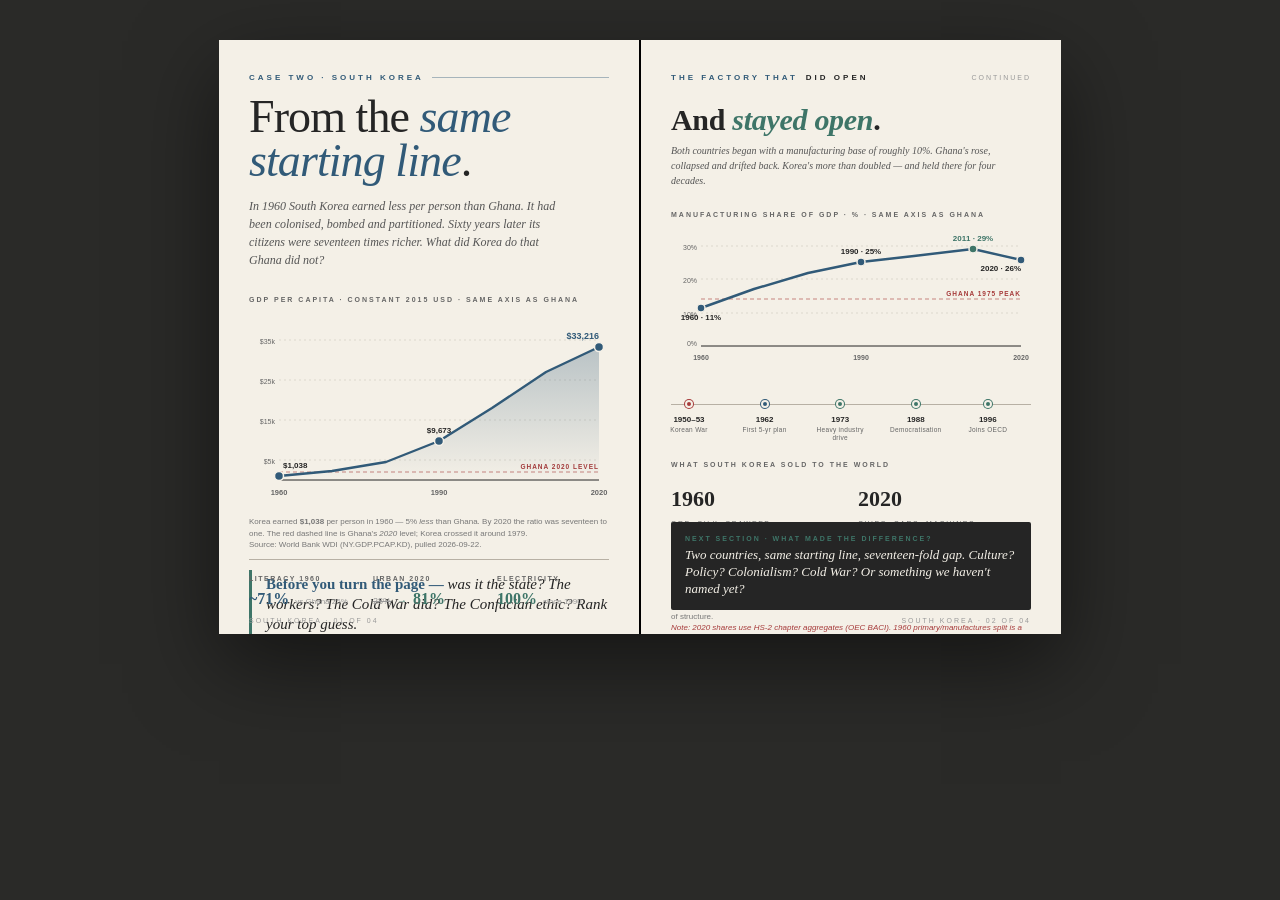
<file: africa-asia-development-magazine/design/south_korea_spread_draft.html>
<!DOCTYPE html>
<html lang="en">
<head>
<meta charset="UTF-8">
<title>South Korea spread — draft</title>
<style>
  :root {
    --red: #A63A3A;
    --blue: #315A78;
    --jade: #3E7568;
    --cream: #F4F0E7;
    --charcoal: #252525;
    --grey: #B7B0A4;
    --cream-deep: #ECE5D3;
  }

  * { box-sizing: border-box; margin: 0; padding: 0; }

  body {
    background: #2a2a28;
    padding: 40px 20px;
    font-family: 'Helvetica Neue', Helvetica, Arial, sans-serif;
    color: var(--charcoal);
    min-height: 100vh;
    display: flex;
    justify-content: center;
    align-items: flex-start;
  }

  .spread {
    display: flex;
    gap: 2px;
    background: #000;
    box-shadow: 0 30px 80px rgba(0,0,0,0.5);
  }

  .page {
    width: 420px;
    height: 594px;
    background: var(--cream);
    padding: 32px 30px;
    position: relative;
    overflow: hidden;
    font-size: 10px;
    line-height: 1.4;
  }

  /* ---------- PAGE 1 ---------- */

  .kicker {
    font-family: 'Helvetica Neue', sans-serif;
    font-size: 8px;
    letter-spacing: 3px;
    text-transform: uppercase;
    color: var(--blue);
    font-weight: 700;
    margin-bottom: 12px;
    display: flex;
    align-items: center;
    gap: 8px;
  }

  .kicker::after {
    content: '';
    flex: 1;
    height: 1px;
    background: var(--blue);
    opacity: 0.4;
  }

  .headline {
    font-family: Georgia, 'Times New Roman', serif;
    font-size: 46px;
    line-height: 0.95;
    font-weight: 400;
    letter-spacing: -0.02em;
    color: var(--charcoal);
    margin-bottom: 14px;
  }

  .headline em {
    color: var(--blue);
    font-style: italic;
    font-weight: 400;
  }

  .deck {
    font-family: Georgia, serif;
    font-size: 12px;
    line-height: 1.5;
    color: #555;
    font-style: italic;
    margin-bottom: 26px;
    max-width: 90%;
  }

  .question-block {
    background: transparent;
    border-left: 3px solid var(--jade);
    padding: 4px 0 4px 14px;
    margin: 20px 0 24px;
  }

  .question-block .q {
    font-family: Georgia, serif;
    font-size: 15px;
    line-height: 1.35;
    color: var(--charcoal);
    font-style: italic;
  }

  .question-block .q strong { color: var(--blue); font-style: normal; font-weight: 700; }

  .chart-caption {
    font-family: 'Helvetica Neue', sans-serif;
    font-size: 7px;
    letter-spacing: 2px;
    text-transform: uppercase;
    color: #666;
    font-weight: 600;
    margin-bottom: 6px;
  }

  .chart-note {
    font-size: 8px;
    color: #777;
    margin-top: 6px;
    font-family: 'Helvetica Neue', sans-serif;
    line-height: 1.4;
  }

  .stats-strip {
    position: absolute;
    bottom: 24px;
    left: 30px;
    right: 30px;
    display: grid;
    grid-template-columns: repeat(3, 1fr);
    gap: 12px;
    padding-top: 14px;
    border-top: 1px solid var(--grey);
  }

  .stat { text-align: left; }
  .stat .label {
    font-size: 7px;
    letter-spacing: 1.5px;
    text-transform: uppercase;
    color: #666;
    font-weight: 700;
    margin-bottom: 4px;
  }
  .stat .val-row {
    display: flex;
    align-items: baseline;
    gap: 6px;
  }
  .stat .val {
    font-family: Georgia, serif;
    font-size: 16px;
    font-weight: 700;
    color: var(--charcoal);
  }
  .stat .arrow { font-size: 10px; color: var(--jade); }
  .stat .then {
    font-size: 9px;
    color: #999;
    text-decoration: line-through;
  }

  .folio {
    position: absolute;
    bottom: 8px;
    font-size: 7px;
    letter-spacing: 2px;
    color: #999;
    text-transform: uppercase;
  }
  .folio.left { left: 30px; }
  .folio.right { right: 30px; text-align: right; }

  /* ---------- PAGE 2 ---------- */

  .p2-topline {
    display: flex;
    justify-content: space-between;
    align-items: baseline;
    margin-bottom: 22px;
  }

  .p2-topline .continued {
    font-size: 7px;
    letter-spacing: 2px;
    text-transform: uppercase;
    color: #999;
  }

  .p2-headline {
    font-family: Georgia, serif;
    font-size: 30px;
    line-height: 1;
    letter-spacing: -0.01em;
    margin-bottom: 8px;
  }

  .p2-headline em {
    color: var(--jade);
    font-style: italic;
  }

  .p2-sub {
    font-family: Georgia, serif;
    font-size: 10px;
    color: #555;
    font-style: italic;
    margin-bottom: 22px;
    line-height: 1.5;
  }

  .timeline {
    position: relative;
    height: 60px;
    margin: 12px 0 22px;
  }
  .timeline-line {
    position: absolute;
    top: 26px;
    left: 0;
    right: 0;
    height: 1px;
    background: var(--grey);
  }
  .tl-event {
    position: absolute;
    top: 0;
    transform: translateX(-50%);
    width: 62px;
    text-align: center;
  }
  .tl-event .dot {
    width: 8px;
    height: 8px;
    border-radius: 50%;
    background: var(--blue);
    margin: 22px auto 6px;
    border: 2px solid var(--cream);
    box-shadow: 0 0 0 1px var(--blue);
  }
  .tl-event.pos .dot { background: var(--jade); box-shadow: 0 0 0 1px var(--jade); }
  .tl-event.neg .dot { background: var(--red); box-shadow: 0 0 0 1px var(--red); }
  .tl-event .year {
    font-size: 8px;
    font-weight: 700;
    color: var(--charcoal);
  }
  .tl-event .label {
    font-size: 6.5px;
    color: #666;
    line-height: 1.15;
    margin-top: 1px;
    letter-spacing: 0.3px;
  }

  .comp-block {
    margin-top: 14px;
    display: grid;
    grid-template-columns: 1fr 1fr;
    gap: 14px;
  }
  .comp-col .comp-year {
    font-family: Georgia, serif;
    font-size: 22px;
    color: var(--charcoal);
    font-weight: 700;
    margin-bottom: 4px;
  }
  .comp-col .comp-label {
    font-size: 7px;
    letter-spacing: 1.5px;
    text-transform: uppercase;
    color: #666;
    margin-bottom: 8px;
  }
  .comp-bar {
    display: flex;
    height: 34px;
    width: 100%;
    border-radius: 2px;
    overflow: hidden;
    margin-bottom: 8px;
  }
  .comp-seg {
    display: flex;
    align-items: center;
    justify-content: center;
    color: white;
    font-size: 8px;
    font-weight: 700;
    letter-spacing: 0.5px;
    text-align: center;
    line-height: 1.1;
  }

  .cliff {
    position: absolute;
    bottom: 24px;
    left: 30px;
    right: 30px;
    padding: 12px 14px;
    background: var(--charcoal);
    color: var(--cream);
    border-radius: 2px;
  }
  .cliff .next-label {
    font-size: 7px;
    letter-spacing: 2px;
    text-transform: uppercase;
    color: var(--jade);
    font-weight: 700;
    margin-bottom: 4px;
  }
  .cliff .next-q {
    font-family: Georgia, serif;
    font-size: 13px;
    line-height: 1.3;
    font-style: italic;
  }
</style>
</head>
<body>

<div class="spread">

  <!-- =============== PAGE 1 (LEFT) =============== -->
  <div class="page left">
    <div class="kicker">Case two · South Korea</div>

    <h1 class="headline">From the <em>same starting line</em>.</h1>

    <p class="deck">In 1960 South Korea earned less per person than Ghana. It had been colonised, bombed and partitioned. Sixty years later its citizens were seventeen times richer. What did Korea do that Ghana did not?</p>

    <!-- GDP chart -->
    <div class="chart-caption">GDP per capita · constant 2015 USD · same axis as Ghana</div>

    <svg viewBox="0 0 360 200" width="100%" height="200" style="display:block">
      <defs>
        <linearGradient id="gdpFill" x1="0" y1="0" x2="0" y2="1">
          <stop offset="0%" stop-color="#315A78" stop-opacity="0.30"/>
          <stop offset="100%" stop-color="#315A78" stop-opacity="0"/>
        </linearGradient>
      </defs>

      <!-- Grid: same scale as Ghana, but Korea goes way above -->
      <!-- $0 = y170, $2000 = y30 on Ghana. Korea reaches $33k — need new scale -->
      <!-- Rescale: y30 = $35,000, y170 = $0. Each $1k = 4px -->
      <line x1="30" y1="30" x2="350" y2="30" stroke="#B7B0A4" stroke-width="0.4" stroke-dasharray="2,3"/>
      <line x1="30" y1="70" x2="350" y2="70" stroke="#B7B0A4" stroke-width="0.4" stroke-dasharray="2,3"/>
      <line x1="30" y1="110" x2="350" y2="110" stroke="#B7B0A4" stroke-width="0.4" stroke-dasharray="2,3"/>
      <line x1="30" y1="150" x2="350" y2="150" stroke="#B7B0A4" stroke-width="0.4" stroke-dasharray="2,3"/>
      <line x1="30" y1="170" x2="350" y2="170" stroke="#252525" stroke-width="1"/>

      <text x="26" y="34" text-anchor="end" font-size="7" fill="#666">$35k</text>
      <text x="26" y="74" text-anchor="end" font-size="7" fill="#666">$25k</text>
      <text x="26" y="114" text-anchor="end" font-size="7" fill="#666">$15k</text>
      <text x="26" y="154" text-anchor="end" font-size="7" fill="#666">$5k</text>

      <!-- Reference line at Ghana's 2020 level (~$2000) for scale intuition -->
      <line x1="30" y1="162" x2="350" y2="162" stroke="#A63A3A" stroke-width="0.6" stroke-dasharray="4,3"/>
      <text x="350" y="159" text-anchor="end" font-size="6.5" fill="#A63A3A" font-weight="700" letter-spacing="1">GHANA 2020 LEVEL</text>

      <!-- Korea trajectory: 1960=$1,038, 1970≈$2,300, 1980≈$4,500, 1990=$9,673, 2000≈$18,000, 2010≈$27,000, 2020=$33,216 -->
      <!-- x: 1960=30, 1970=83, 1980=137, 1990=190, 2000=243, 2010=297, 2020=350 -->
      <!-- y: $1,038→166; $2,300→160.8; $4,500→152; $9,673→131.3; $18,000→98; $27,000→62; $33,216→37.1 -->

      <path d="M30,166 L83,161 L137,152 L190,131 L243,98 L297,62 L350,37 L350,170 L30,170 Z" fill="url(#gdpFill)"/>

      <path d="M30,166 L83,161 L137,152 L190,131 L243,98 L297,62 L350,37"
        stroke="#315A78" stroke-width="2.4" fill="none" stroke-linecap="round" stroke-linejoin="round"/>

      <!-- Anchor dots -->
      <circle cx="30" cy="166" r="4.5" fill="#315A78" stroke="#F4F0E7" stroke-width="1.5"/>
      <text x="34" y="158" text-anchor="start" font-size="8" font-weight="700" fill="#252525">$1,038</text>

      <circle cx="190" cy="131" r="4.5" fill="#315A78" stroke="#F4F0E7" stroke-width="1.5"/>
      <text x="190" y="123" text-anchor="middle" font-size="8" font-weight="700" fill="#252525">$9,673</text>

      <circle cx="350" cy="37" r="4.5" fill="#315A78" stroke="#F4F0E7" stroke-width="1.5"/>
      <text x="350" y="29" text-anchor="end" font-size="9" font-weight="700" fill="#315A78">$33,216</text>

      <!-- X axis labels -->
      <text x="30" y="185" text-anchor="middle" font-size="7.5" fill="#666" font-weight="600">1960</text>
      <text x="190" y="185" text-anchor="middle" font-size="7.5" fill="#666" font-weight="600">1990</text>
      <text x="350" y="185" text-anchor="middle" font-size="7.5" fill="#666" font-weight="600">2020</text>
    </svg>

    <p class="chart-note">Korea earned <strong>$1,038</strong> per person in 1960 — 5% <em>less</em> than Ghana. By 2020 the ratio was seventeen to one. The red dashed line is Ghana's <em>2020</em> level; Korea crossed it around 1979.<br>Source: World Bank WDI (NY.GDP.PCAP.KD), pulled 2026-09-22.</p>

    <div class="question-block">
      <div class="q"><strong>Before you turn the page —</strong> was it the state? The workers? The Cold War aid? The Confucian ethic? Rank your top guess.</div>
    </div>

    <!-- Stats strip -->
    <div class="stats-strip">
      <div class="stat">
        <div class="label">Literacy 1960</div>
        <div class="val-row"><span class="val" style="color:var(--blue)">~71%</span><span style="font-size:8px;color:#999">vs Ghana 25%</span></div>
      </div>
      <div class="stat">
        <div class="label">Urban 2020</div>
        <div class="val-row"><span class="then">28%</span><span class="arrow">→</span><span class="val" style="color:var(--jade)">81%</span></div>
      </div>
      <div class="stat">
        <div class="label">Electricity</div>
        <div class="val-row"><span class="val" style="color:var(--jade)">100%</span><span style="font-size:8px;color:#999">since 1990</span></div>
      </div>
    </div>

    <div class="folio left">South Korea · 01 of 04</div>
  </div>

  <!-- =============== PAGE 2 (RIGHT) =============== -->
  <div class="page right">
    <div class="p2-topline">
      <div class="kicker" style="margin-bottom:0">The factory that <span style="color:var(--charcoal)">did open</span></div>
      <div class="continued">continued</div>
    </div>

    <h2 class="p2-headline">And <em>stayed open</em>.</h2>
    <p class="p2-sub">Both countries began with a manufacturing base of roughly 10%. Ghana's rose, collapsed and drifted back. Korea's more than doubled — and held there for four decades.</p>

    <!-- Manufacturing share chart -->
    <div class="chart-caption">Manufacturing share of GDP · % · same axis as Ghana</div>

    <svg viewBox="0 0 360 140" width="100%" height="140" style="display:block; margin-bottom: 4px;">
      <!-- Grid: 0-30% scale so Korea's 29% peak has room. 0=120, 30=20 -->
      <line x1="30" y1="20" x2="350" y2="20" stroke="#B7B0A4" stroke-width="0.4" stroke-dasharray="2,3"/>
      <line x1="30" y1="53" x2="350" y2="53" stroke="#B7B0A4" stroke-width="0.4" stroke-dasharray="2,3"/>
      <line x1="30" y1="87" x2="350" y2="87" stroke="#B7B0A4" stroke-width="0.4" stroke-dasharray="2,3"/>
      <line x1="30" y1="120" x2="350" y2="120" stroke="#252525" stroke-width="1"/>

      <text x="26" y="24" text-anchor="end" font-size="7" fill="#666">30%</text>
      <text x="26" y="57" text-anchor="end" font-size="7" fill="#666">20%</text>
      <text x="26" y="91" text-anchor="end" font-size="7" fill="#666">10%</text>
      <text x="26" y="120" text-anchor="end" font-size="7" fill="#666">0%</text>

      <!-- Ghana peak reference at ~14% for comparison -->
      <line x1="30" y1="73" x2="350" y2="73" stroke="#A63A3A" stroke-width="0.6" stroke-dasharray="4,3"/>
      <text x="350" y="70" text-anchor="end" font-size="6.5" fill="#A63A3A" font-weight="700" letter-spacing="1">GHANA 1975 PEAK</text>

      <!-- Korea trajectory: 1960=11.4, 1970≈17, 1980≈22, 1990=25.2, 2000≈27, 2011=29 (peak), 2020=25.7 -->
      <!-- y = 120 - (val * 3.33), so 11.4→82, 17→63.4, 22→46.7, 25.2→36, 27→30, 29→23.4, 25.7→34.4 -->
      <!-- x: 1960=30, 1970=83, 1980=137, 1990=190, 2000=243, 2011=302, 2020=350 -->

      <path d="M30,82 L83,63 L137,47 L190,36 L243,30 L302,23 L350,34"
        stroke="#315A78" stroke-width="2.4" fill="none" stroke-linecap="round" stroke-linejoin="round"/>

      <!-- Anchor points -->
      <circle cx="30" cy="82" r="4" fill="#315A78" stroke="#F4F0E7" stroke-width="1.5"/>
      <text x="30" y="94" text-anchor="middle" font-size="8" font-weight="700" fill="#252525">1960 · 11%</text>

      <circle cx="190" cy="36" r="4" fill="#315A78" stroke="#F4F0E7" stroke-width="1.5"/>
      <text x="190" y="28" text-anchor="middle" font-size="8" font-weight="700" fill="#252525">1990 · 25%</text>

      <circle cx="302" cy="23" r="4" fill="#3E7568" stroke="#F4F0E7" stroke-width="1.5"/>
      <text x="302" y="15" text-anchor="middle" font-size="8" font-weight="700" fill="#3E7568">2011 · 29%</text>

      <circle cx="350" cy="34" r="4" fill="#315A78" stroke="#F4F0E7" stroke-width="1.5"/>
      <text x="350" y="45" text-anchor="end" font-size="8" font-weight="700" fill="#252525">2020 · 26%</text>

      <!-- X labels -->
      <text x="30" y="134" text-anchor="middle" font-size="7" fill="#666" font-weight="600">1960</text>
      <text x="190" y="134" text-anchor="middle" font-size="7" fill="#666" font-weight="600">1990</text>
      <text x="350" y="134" text-anchor="middle" font-size="7" fill="#666" font-weight="600">2020</text>
    </svg>

    <!-- Timeline strip -->
    <div class="timeline">
      <div class="timeline-line"></div>
      <div class="tl-event neg" style="left:5%"><div class="dot"></div><div class="year">1950–53</div><div class="label">Korean War</div></div>
      <div class="tl-event" style="left:26%"><div class="dot"></div><div class="year">1962</div><div class="label">First 5-yr plan</div></div>
      <div class="tl-event pos" style="left:47%"><div class="dot"></div><div class="year">1973</div><div class="label">Heavy industry drive</div></div>
      <div class="tl-event pos" style="left:68%"><div class="dot"></div><div class="year">1988</div><div class="label">Democratisation</div></div>
      <div class="tl-event pos" style="left:88%"><div class="dot"></div><div class="year">1996</div><div class="label">Joins OECD</div></div>
    </div>

    <!-- Export composition comparison -->
    <div class="chart-caption" style="margin-top:6px">What South Korea sold to the world</div>

    <div class="comp-block">
      <div class="comp-col">
        <div class="comp-year">1960</div>
        <div class="comp-label">Ore, silk, seaweed</div>
        <div class="comp-bar">
          <div class="comp-seg" style="width:72%; background:#3E7568">Primary 72%</div>
          <div class="comp-seg" style="width:28%; background:#315A78; font-size:7px">Mfg 28%</div>
        </div>
      </div>
      <div class="comp-col">
        <div class="comp-year">2020</div>
        <div class="comp-label">Chips, cars, machines</div>
        <div class="comp-bar">
          <div class="comp-seg" style="width:34%; background:#315A78">Elec 34%</div>
          <div class="comp-seg" style="width:13%; background:#4a7592; font-size:7px">Mach</div>
          <div class="comp-seg" style="width:10%; background:#A63A3A; font-size:7px">Cars</div>
          <div class="comp-seg" style="width:43%; background:#8ea3b5; color:#252525; font-size:7px">Other manufactures</div>
        </div>
      </div>
    </div>

    <p class="chart-note" style="margin-top:10px">Same six decades. Korea's exports went from tungsten ore to integrated circuits — a complete change of what a country <em>is</em>. Ghana's exports went from cocoa to gold — a change of commodity, not of structure.<br>
    <em style="color:var(--red)">Note: 2020 shares use HS-2 chapter aggregates (OEC BACI). 1960 primary/manufactures split is a >70/<30 estimate from IMF F&D historical review.</em></p>

    <!-- Cliffhanger -->
    <div class="cliff">
      <div class="next-label">Next section · What made the difference?</div>
      <div class="next-q">Two countries, same starting line, seventeen-fold gap. Culture? Policy? Colonialism? Cold War? Or something we haven't named yet?</div>
    </div>

    <div class="folio right">South Korea · 02 of 04</div>
  </div>

</div>

</body>
</html>
</file>
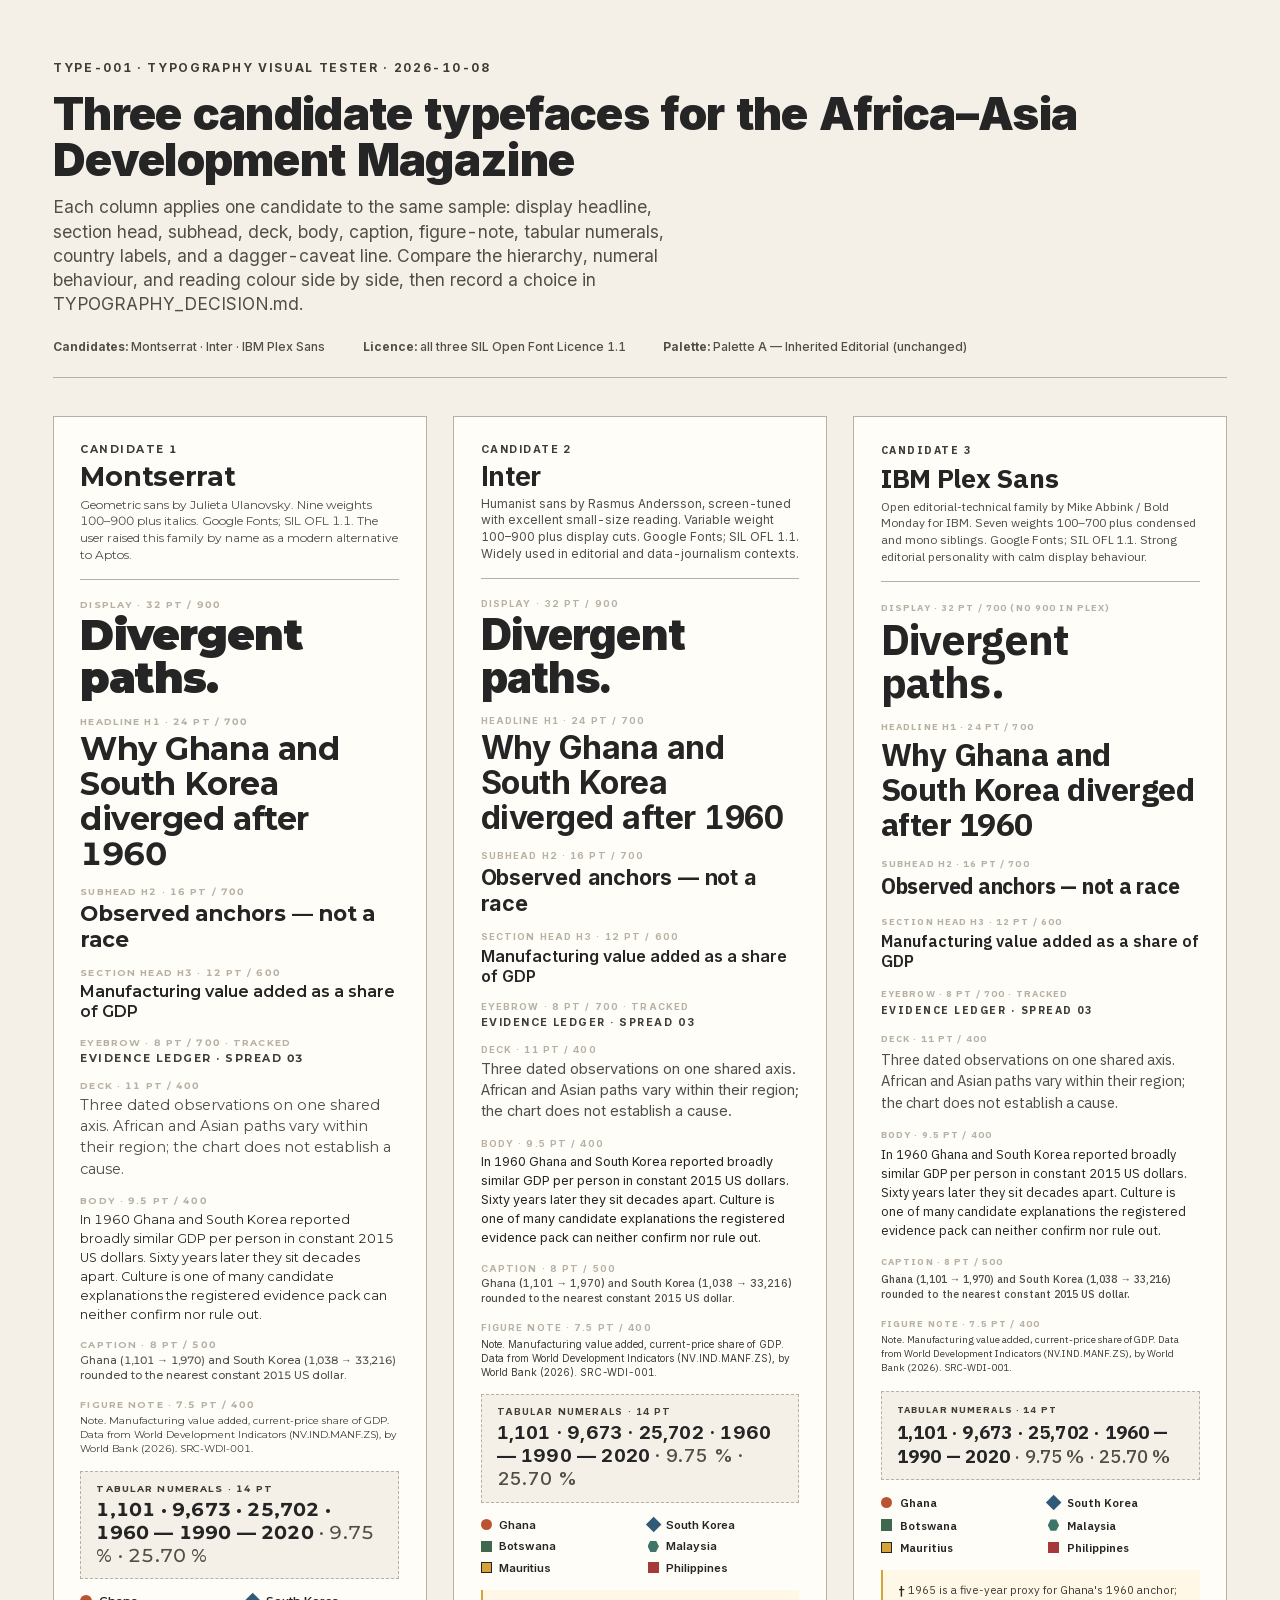
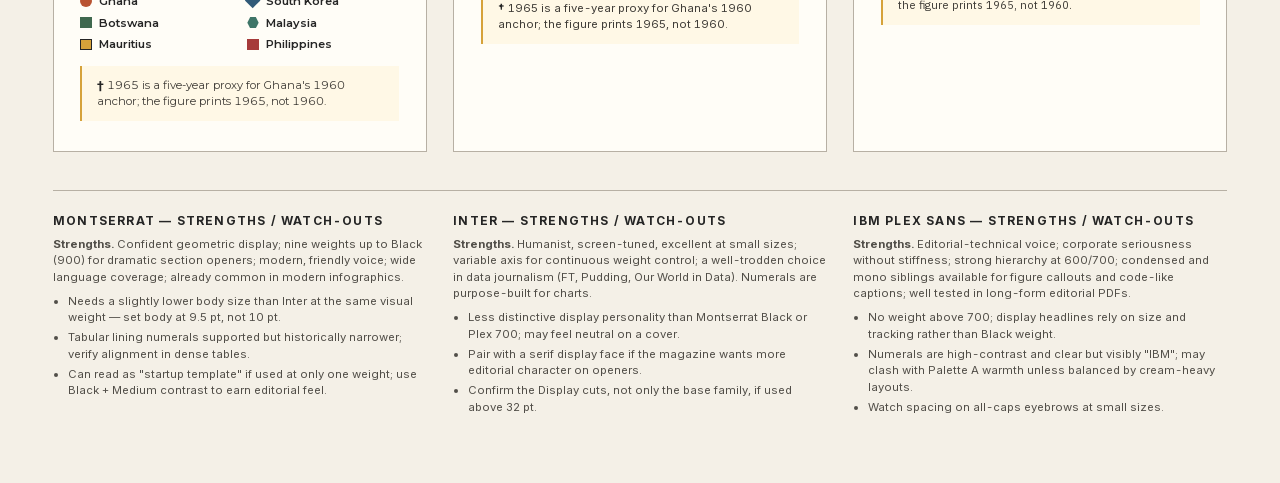
<file: africa-asia-development-magazine/design/typography_tester/type-001_visual_tester.html>
<!DOCTYPE html>
<html lang="en">
<head>
<meta charset="utf-8">
<title>TYPE-001 — Typography visual tester (3 candidates)</title>
<link rel="stylesheet" href="fonts.css">
<style>
:root {
  --cream: #F4F0E7;
  --charcoal: #252525;
  --dark-neutral: #403D38;
  --mid-neutral: #514E48;
  --rule: #B7B0A4;
  --ghana: #B95332;
  --botswana: #3F684E;
  --mauritius: #D6A23A;
  --korea: #315A78;
  --malaysia: #3E7568;
  --philippines: #A63A3A;
}

@page {
  size: A3 landscape;
  margin: 10mm;
}

* { box-sizing: border-box; }

html, body {
  margin: 0;
  padding: 0;
  background: var(--cream);
  color: var(--charcoal);
  font-family: -apple-system, system-ui, sans-serif;
}

body {
  padding: 16mm 14mm;
  font-feature-settings: "tnum" 1, "lnum" 1;
  font-variant-numeric: tabular-nums lining-nums;
}

.cover {
  margin-bottom: 10mm;
  padding-bottom: 6mm;
  border-bottom: 0.6pt solid var(--rule);
}

.cover .eyebrow {
  font-family: "Inter", sans-serif;
  font-weight: 700;
  font-size: 9pt;
  letter-spacing: 0.14em;
  text-transform: uppercase;
  color: var(--dark-neutral);
  margin-bottom: 4mm;
}

.cover h1 {
  font-family: "Inter", sans-serif;
  font-weight: 900;
  font-size: 34pt;
  line-height: 1.03;
  letter-spacing: -0.015em;
  margin: 0 0 3mm 0;
}

.cover .deck {
  font-family: "Inter", sans-serif;
  font-weight: 400;
  font-size: 13pt;
  line-height: 1.4;
  color: var(--mid-neutral);
  max-width: 170mm;
  margin: 0;
}

.cover .meta {
  margin-top: 6mm;
  font-family: "Inter", sans-serif;
  font-weight: 500;
  font-size: 9pt;
  color: var(--mid-neutral);
  display: flex;
  gap: 10mm;
  flex-wrap: wrap;
}

.grid {
  display: grid;
  grid-template-columns: 1fr 1fr 1fr;
  gap: 7mm;
  page-break-inside: avoid;
}

.col {
  padding: 7mm 7mm 8mm 7mm;
  background: #FFFDF7;
  border: 0.6pt solid var(--rule);
  break-inside: avoid;
}

.col .candidate-tag {
  font-size: 8pt;
  font-weight: 700;
  letter-spacing: 0.14em;
  text-transform: uppercase;
  color: var(--dark-neutral);
  margin-bottom: 1mm;
}

.col .candidate-name {
  font-size: 20pt;
  font-weight: 700;
  letter-spacing: -0.01em;
  margin-bottom: 1mm;
}

.col .candidate-note {
  font-size: 9pt;
  line-height: 1.4;
  color: var(--mid-neutral);
  margin-bottom: 5mm;
  padding-bottom: 4mm;
  border-bottom: 0.4pt solid var(--rule);
}

/* ------- Candidate type styles ------- */
.c-montserrat .candidate-tag,
.c-montserrat .candidate-name,
.c-montserrat .candidate-note,
.c-montserrat .sample,
.c-montserrat .sample * { font-family: "Montserrat", sans-serif; }

.c-inter .candidate-tag,
.c-inter .candidate-name,
.c-inter .candidate-note,
.c-inter .sample,
.c-inter .sample * { font-family: "Inter", sans-serif; }

.c-plex .candidate-tag,
.c-plex .candidate-name,
.c-plex .candidate-note,
.c-plex .sample,
.c-plex .sample * { font-family: "IBM Plex Sans", sans-serif; }

/* ------- Hierarchy sample ------- */
.sample { color: var(--charcoal); }

.sample .lbl {
  font-size: 7pt;
  font-weight: 700;
  letter-spacing: 0.12em;
  text-transform: uppercase;
  color: var(--rule);
  margin-top: 4mm;
  margin-bottom: 1mm;
}

.sample .h-display {
  font-weight: 900;
  font-size: 32pt;
  line-height: 1.02;
  letter-spacing: -0.02em;
  margin: 0;
}

.sample .h1 {
  font-weight: 700;
  font-size: 24pt;
  line-height: 1.1;
  letter-spacing: -0.015em;
  margin: 0;
}

.sample .h2 {
  font-weight: 700;
  font-size: 16pt;
  line-height: 1.2;
  letter-spacing: -0.01em;
  margin: 0;
}

.sample .h3 {
  font-weight: 600;
  font-size: 12pt;
  line-height: 1.25;
  margin: 0;
}

.sample .deck {
  font-weight: 400;
  font-size: 11pt;
  line-height: 1.45;
  color: var(--mid-neutral);
  margin: 0;
}

.sample .body {
  font-weight: 400;
  font-size: 9.5pt;
  line-height: 1.5;
  margin: 0;
}

.sample .caption {
  font-weight: 500;
  font-size: 8pt;
  line-height: 1.4;
  color: var(--mid-neutral);
  margin: 0;
}

.sample .fignote {
  font-weight: 400;
  font-size: 7.5pt;
  line-height: 1.4;
  color: var(--dark-neutral);
  margin: 0;
}

.sample .eyebrow {
  font-weight: 700;
  font-size: 8pt;
  letter-spacing: 0.14em;
  text-transform: uppercase;
  color: var(--dark-neutral);
  margin: 0;
}

/* ------- Numerals test row ------- */
.numerals {
  margin-top: 4mm;
  padding: 3mm 4mm;
  background: var(--cream);
  border: 0.4pt dashed var(--rule);
}
.numerals .n-label {
  font-size: 7pt;
  font-weight: 700;
  letter-spacing: 0.12em;
  text-transform: uppercase;
  color: var(--dark-neutral);
  margin-bottom: 1mm;
}
.numerals .n-value {
  font-weight: 700;
  font-size: 14pt;
  letter-spacing: 0.01em;
  font-variant-numeric: tabular-nums lining-nums;
  color: var(--charcoal);
}
.numerals .n-value .light { font-weight: 500; color: var(--mid-neutral); }

/* ------- Country labels sample ------- */
.labels {
  margin-top: 4mm;
  display: grid;
  grid-template-columns: 1fr 1fr;
  gap: 2mm 4mm;
  font-size: 8.5pt;
  font-weight: 600;
}
.labels div { display: flex; align-items: center; gap: 2mm; }
.labels .dot {
  width: 3mm; height: 3mm; display: inline-block; flex-shrink: 0;
}
.labels .dot.ghana      { background: var(--ghana); border-radius: 999px; }
.labels .dot.botswana   { background: var(--botswana); }
.labels .dot.mauritius  { background: var(--mauritius); border: 0.5pt solid var(--charcoal); }
.labels .dot.korea      { background: var(--korea); transform: rotate(45deg); }
.labels .dot.malaysia   { background: var(--malaysia); clip-path: polygon(25% 0, 75% 0, 100% 50%, 75% 100%, 25% 100%, 0 50%); }
.labels .dot.philippines{ background: var(--philippines); }

/* ------- Dagger caveat sample ------- */
.caveat {
  margin-top: 4mm;
  padding: 3mm 4mm;
  background: #FFF8E6;
  border-left: 1.6pt solid var(--mauritius);
  font-size: 8.5pt;
  line-height: 1.4;
  color: var(--dark-neutral);
}
.caveat .dagger { font-weight: 700; color: var(--charcoal); }

/* ------- Footer / rationale ------- */
.rationale {
  margin-top: 10mm;
  padding-top: 6mm;
  border-top: 0.6pt solid var(--rule);
  display: grid;
  grid-template-columns: 1fr 1fr 1fr;
  gap: 7mm;
  font-family: "Inter", sans-serif;
}
.rationale .r-col .r-head {
  font-weight: 700;
  font-size: 9pt;
  letter-spacing: 0.1em;
  text-transform: uppercase;
  margin-bottom: 2mm;
  color: var(--charcoal);
}
.rationale .r-col .r-body {
  font-size: 8.5pt;
  line-height: 1.45;
  color: var(--mid-neutral);
  margin: 0;
}
.rationale .r-col ul {
  margin: 2mm 0 2mm 4mm;
  padding: 0;
  font-size: 8.5pt;
  line-height: 1.45;
  color: var(--mid-neutral);
}
.rationale .r-col li { margin-bottom: 1mm; }

</style>
</head>
<body>

<section class="cover">
  <div class="eyebrow">TYPE-001 · typography visual tester · 2026-10-08</div>
  <h1>Three candidate typefaces for the Africa–Asia Development Magazine</h1>
  <p class="deck">Each column applies one candidate to the same sample: display headline, section head, subhead, deck, body, caption, figure-note, tabular numerals, country labels, and a dagger-caveat line. Compare the hierarchy, numeral behaviour, and reading colour side by side, then record a choice in TYPOGRAPHY_DECISION.md.</p>
  <div class="meta">
    <div><strong>Candidates:</strong> Montserrat · Inter · IBM Plex Sans</div>
    <div><strong>Licence:</strong> all three SIL Open Font Licence 1.1</div>
    <div><strong>Palette:</strong> Palette A — Inherited Editorial (unchanged)</div>
  </div>
</section>

<section class="grid">

  <!-- ============== 1. MONTSERRAT ============== -->
  <article class="col c-montserrat">
    <div class="candidate-tag">Candidate 1</div>
    <div class="candidate-name">Montserrat</div>
    <div class="candidate-note">Geometric sans by Julieta Ulanovsky. Nine weights 100–900 plus italics. Google Fonts; SIL OFL 1.1. The user raised this family by name as a modern alternative to Aptos.</div>

    <div class="sample">
      <div class="lbl">Display · 32 pt / 900</div>
      <p class="h-display">Divergent paths.</p>

      <div class="lbl">Headline H1 · 24 pt / 700</div>
      <p class="h1">Why Ghana and South Korea diverged after 1960</p>

      <div class="lbl">Subhead H2 · 16 pt / 700</div>
      <p class="h2">Observed anchors — not a race</p>

      <div class="lbl">Section head H3 · 12 pt / 600</div>
      <p class="h3">Manufacturing value added as a share of GDP</p>

      <div class="lbl">Eyebrow · 8 pt / 700 · tracked</div>
      <p class="eyebrow">Evidence Ledger · Spread 03</p>

      <div class="lbl">Deck · 11 pt / 400</div>
      <p class="deck">Three dated observations on one shared axis. African and Asian paths vary within their region; the chart does not establish a cause.</p>

      <div class="lbl">Body · 9.5 pt / 400</div>
      <p class="body">In 1960 Ghana and South Korea reported broadly similar GDP per person in constant 2015 US dollars. Sixty years later they sit decades apart. Culture is one of many candidate explanations the registered evidence pack can neither confirm nor rule out.</p>

      <div class="lbl">Caption · 8 pt / 500</div>
      <p class="caption">Ghana (1,101 → 1,970) and South Korea (1,038 → 33,216) rounded to the nearest constant 2015 US dollar.</p>

      <div class="lbl">Figure note · 7.5 pt / 400</div>
      <p class="fignote">Note. Manufacturing value added, current-price share of GDP. Data from World Development Indicators (NV.IND.MANF.ZS), by World Bank (2026). SRC-WDI-001.</p>

      <div class="numerals">
        <div class="n-label">Tabular numerals · 14 pt</div>
        <div class="n-value">1,101 · 9,673 · 25,702 · 1960 — 1990 — 2020 <span class="light">· 9.75 % · 25.70 %</span></div>
      </div>

      <div class="labels">
        <div><span class="dot ghana"></span>Ghana</div>
        <div><span class="dot korea"></span>South Korea</div>
        <div><span class="dot botswana"></span>Botswana</div>
        <div><span class="dot malaysia"></span>Malaysia</div>
        <div><span class="dot mauritius"></span>Mauritius</div>
        <div><span class="dot philippines"></span>Philippines</div>
      </div>

      <div class="caveat">
        <span class="dagger">†</span> 1965 is a five-year proxy for Ghana's 1960 anchor; the figure prints 1965, not 1960.
      </div>
    </div>
  </article>

  <!-- ============== 2. INTER ============== -->
  <article class="col c-inter">
    <div class="candidate-tag">Candidate 2</div>
    <div class="candidate-name">Inter</div>
    <div class="candidate-note">Humanist sans by Rasmus Andersson, screen-tuned with excellent small-size reading. Variable weight 100–900 plus display cuts. Google Fonts; SIL OFL 1.1. Widely used in editorial and data-journalism contexts.</div>

    <div class="sample">
      <div class="lbl">Display · 32 pt / 900</div>
      <p class="h-display">Divergent paths.</p>

      <div class="lbl">Headline H1 · 24 pt / 700</div>
      <p class="h1">Why Ghana and South Korea diverged after 1960</p>

      <div class="lbl">Subhead H2 · 16 pt / 700</div>
      <p class="h2">Observed anchors — not a race</p>

      <div class="lbl">Section head H3 · 12 pt / 600</div>
      <p class="h3">Manufacturing value added as a share of GDP</p>

      <div class="lbl">Eyebrow · 8 pt / 700 · tracked</div>
      <p class="eyebrow">Evidence Ledger · Spread 03</p>

      <div class="lbl">Deck · 11 pt / 400</div>
      <p class="deck">Three dated observations on one shared axis. African and Asian paths vary within their region; the chart does not establish a cause.</p>

      <div class="lbl">Body · 9.5 pt / 400</div>
      <p class="body">In 1960 Ghana and South Korea reported broadly similar GDP per person in constant 2015 US dollars. Sixty years later they sit decades apart. Culture is one of many candidate explanations the registered evidence pack can neither confirm nor rule out.</p>

      <div class="lbl">Caption · 8 pt / 500</div>
      <p class="caption">Ghana (1,101 → 1,970) and South Korea (1,038 → 33,216) rounded to the nearest constant 2015 US dollar.</p>

      <div class="lbl">Figure note · 7.5 pt / 400</div>
      <p class="fignote">Note. Manufacturing value added, current-price share of GDP. Data from World Development Indicators (NV.IND.MANF.ZS), by World Bank (2026). SRC-WDI-001.</p>

      <div class="numerals">
        <div class="n-label">Tabular numerals · 14 pt</div>
        <div class="n-value">1,101 · 9,673 · 25,702 · 1960 — 1990 — 2020 <span class="light">· 9.75 % · 25.70 %</span></div>
      </div>

      <div class="labels">
        <div><span class="dot ghana"></span>Ghana</div>
        <div><span class="dot korea"></span>South Korea</div>
        <div><span class="dot botswana"></span>Botswana</div>
        <div><span class="dot malaysia"></span>Malaysia</div>
        <div><span class="dot mauritius"></span>Mauritius</div>
        <div><span class="dot philippines"></span>Philippines</div>
      </div>

      <div class="caveat">
        <span class="dagger">†</span> 1965 is a five-year proxy for Ghana's 1960 anchor; the figure prints 1965, not 1960.
      </div>
    </div>
  </article>

  <!-- ============== 3. IBM PLEX SANS ============== -->
  <article class="col c-plex">
    <div class="candidate-tag">Candidate 3</div>
    <div class="candidate-name">IBM Plex Sans</div>
    <div class="candidate-note">Open editorial-technical family by Mike Abbink / Bold Monday for IBM. Seven weights 100–700 plus condensed and mono siblings. Google Fonts; SIL OFL 1.1. Strong editorial personality with calm display behaviour.</div>

    <div class="sample">
      <div class="lbl">Display · 32 pt / 700 (no 900 in Plex)</div>
      <p class="h-display" style="font-weight:700;">Divergent paths.</p>

      <div class="lbl">Headline H1 · 24 pt / 700</div>
      <p class="h1">Why Ghana and South Korea diverged after 1960</p>

      <div class="lbl">Subhead H2 · 16 pt / 700</div>
      <p class="h2">Observed anchors — not a race</p>

      <div class="lbl">Section head H3 · 12 pt / 600</div>
      <p class="h3">Manufacturing value added as a share of GDP</p>

      <div class="lbl">Eyebrow · 8 pt / 700 · tracked</div>
      <p class="eyebrow">Evidence Ledger · Spread 03</p>

      <div class="lbl">Deck · 11 pt / 400</div>
      <p class="deck">Three dated observations on one shared axis. African and Asian paths vary within their region; the chart does not establish a cause.</p>

      <div class="lbl">Body · 9.5 pt / 400</div>
      <p class="body">In 1960 Ghana and South Korea reported broadly similar GDP per person in constant 2015 US dollars. Sixty years later they sit decades apart. Culture is one of many candidate explanations the registered evidence pack can neither confirm nor rule out.</p>

      <div class="lbl">Caption · 8 pt / 500</div>
      <p class="caption">Ghana (1,101 → 1,970) and South Korea (1,038 → 33,216) rounded to the nearest constant 2015 US dollar.</p>

      <div class="lbl">Figure note · 7.5 pt / 400</div>
      <p class="fignote">Note. Manufacturing value added, current-price share of GDP. Data from World Development Indicators (NV.IND.MANF.ZS), by World Bank (2026). SRC-WDI-001.</p>

      <div class="numerals">
        <div class="n-label">Tabular numerals · 14 pt</div>
        <div class="n-value">1,101 · 9,673 · 25,702 · 1960 — 1990 — 2020 <span class="light">· 9.75 % · 25.70 %</span></div>
      </div>

      <div class="labels">
        <div><span class="dot ghana"></span>Ghana</div>
        <div><span class="dot korea"></span>South Korea</div>
        <div><span class="dot botswana"></span>Botswana</div>
        <div><span class="dot malaysia"></span>Malaysia</div>
        <div><span class="dot mauritius"></span>Mauritius</div>
        <div><span class="dot philippines"></span>Philippines</div>
      </div>

      <div class="caveat">
        <span class="dagger">†</span> 1965 is a five-year proxy for Ghana's 1960 anchor; the figure prints 1965, not 1960.
      </div>
    </div>
  </article>

</section>

<section class="rationale">
  <div class="r-col">
    <div class="r-head">Montserrat — strengths / watch-outs</div>
    <p class="r-body"><strong>Strengths.</strong> Confident geometric display; nine weights up to Black (900) for dramatic section openers; modern, friendly voice; wide language coverage; already common in modern infographics.</p>
    <ul>
      <li>Needs a slightly lower body size than Inter at the same visual weight — set body at 9.5 pt, not 10 pt.</li>
      <li>Tabular lining numerals supported but historically narrower; verify alignment in dense tables.</li>
      <li>Can read as "startup template" if used at only one weight; use Black + Medium contrast to earn editorial feel.</li>
    </ul>
  </div>
  <div class="r-col">
    <div class="r-head">Inter — strengths / watch-outs</div>
    <p class="r-body"><strong>Strengths.</strong> Humanist, screen-tuned, excellent at small sizes; variable axis for continuous weight control; a well-trodden choice in data journalism (FT, Pudding, Our World in Data). Numerals are purpose-built for charts.</p>
    <ul>
      <li>Less distinctive display personality than Montserrat Black or Plex 700; may feel neutral on a cover.</li>
      <li>Pair with a serif display face if the magazine wants more editorial character on openers.</li>
      <li>Confirm the Display cuts, not only the base family, if used above 32 pt.</li>
    </ul>
  </div>
  <div class="r-col">
    <div class="r-head">IBM Plex Sans — strengths / watch-outs</div>
    <p class="r-body"><strong>Strengths.</strong> Editorial-technical voice; corporate seriousness without stiffness; strong hierarchy at 600/700; condensed and mono siblings available for figure callouts and code-like captions; well tested in long-form editorial PDFs.</p>
    <ul>
      <li>No weight above 700; display headlines rely on size and tracking rather than Black weight.</li>
      <li>Numerals are high-contrast and clear but visibly "IBM"; may clash with Palette A warmth unless balanced by cream-heavy layouts.</li>
      <li>Watch spacing on all-caps eyebrows at small sizes.</li>
    </ul>
  </div>
</section>

</body>
</html>
</file>
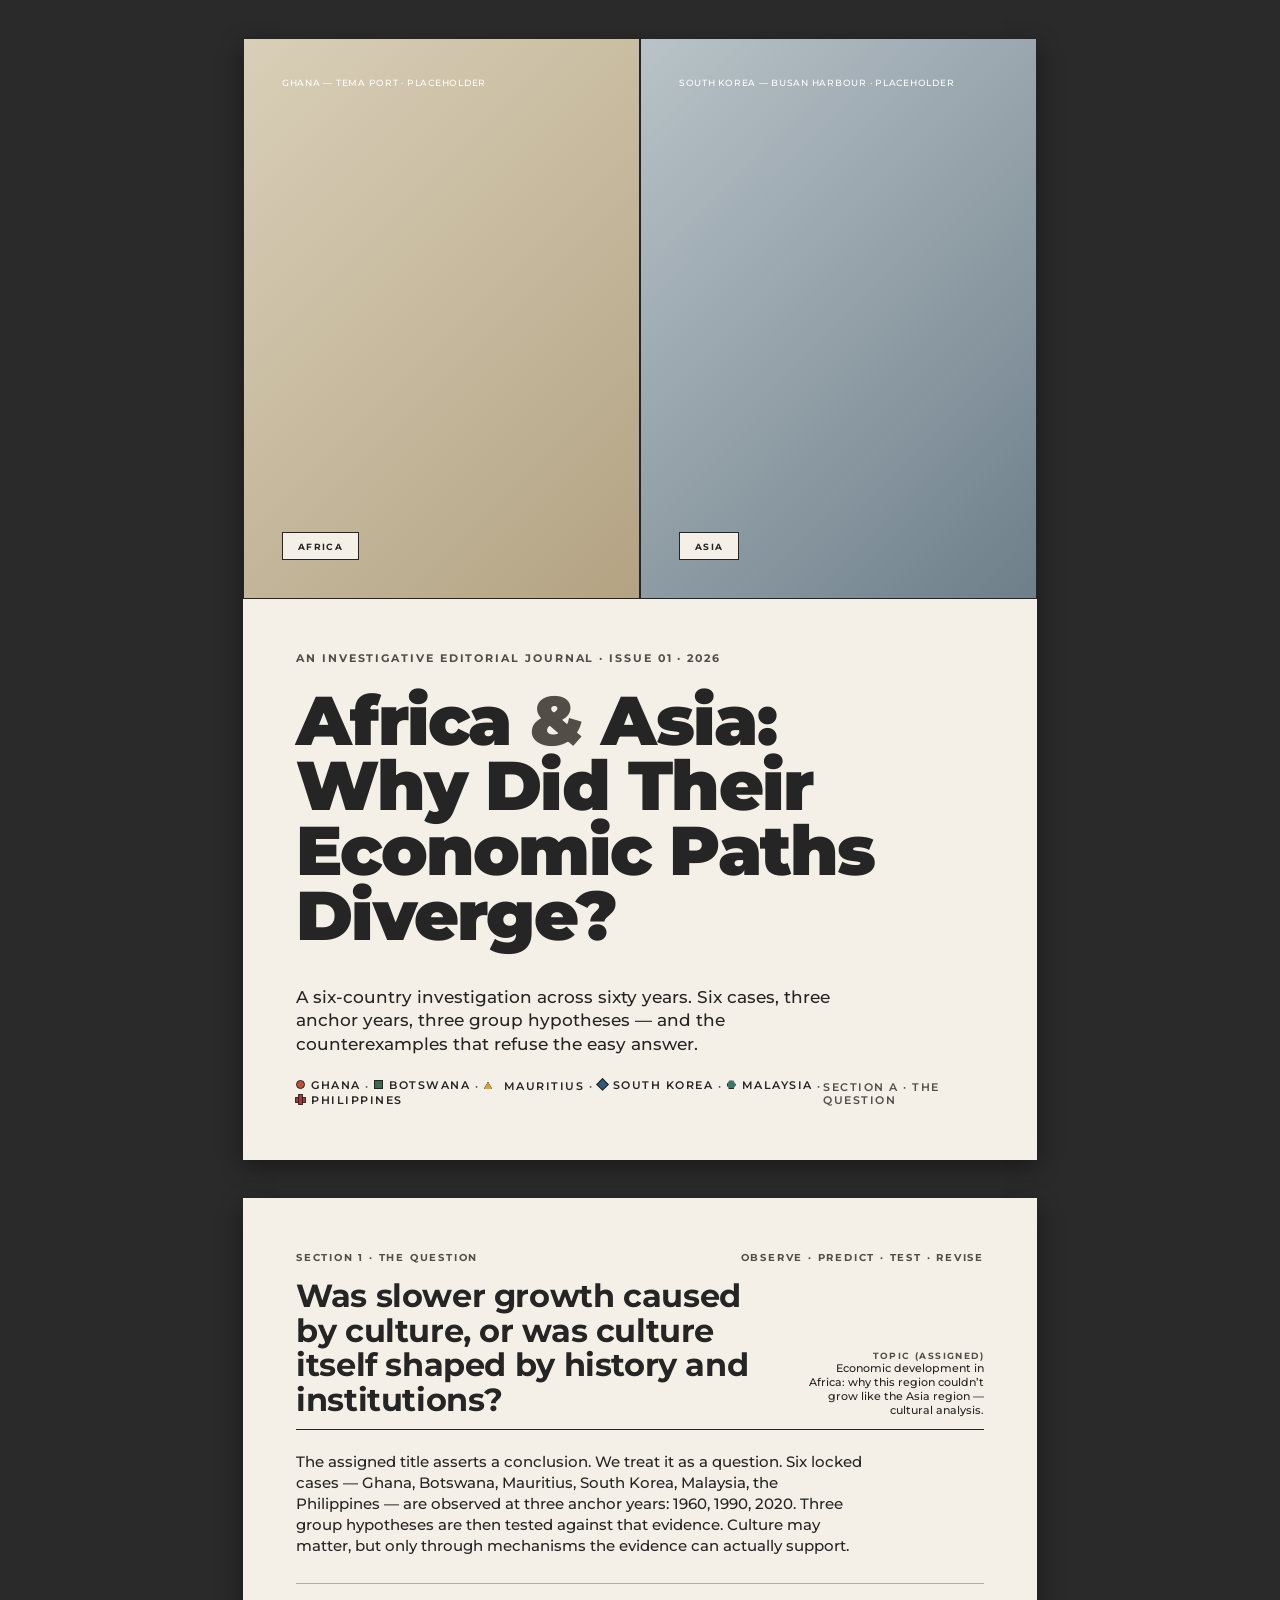
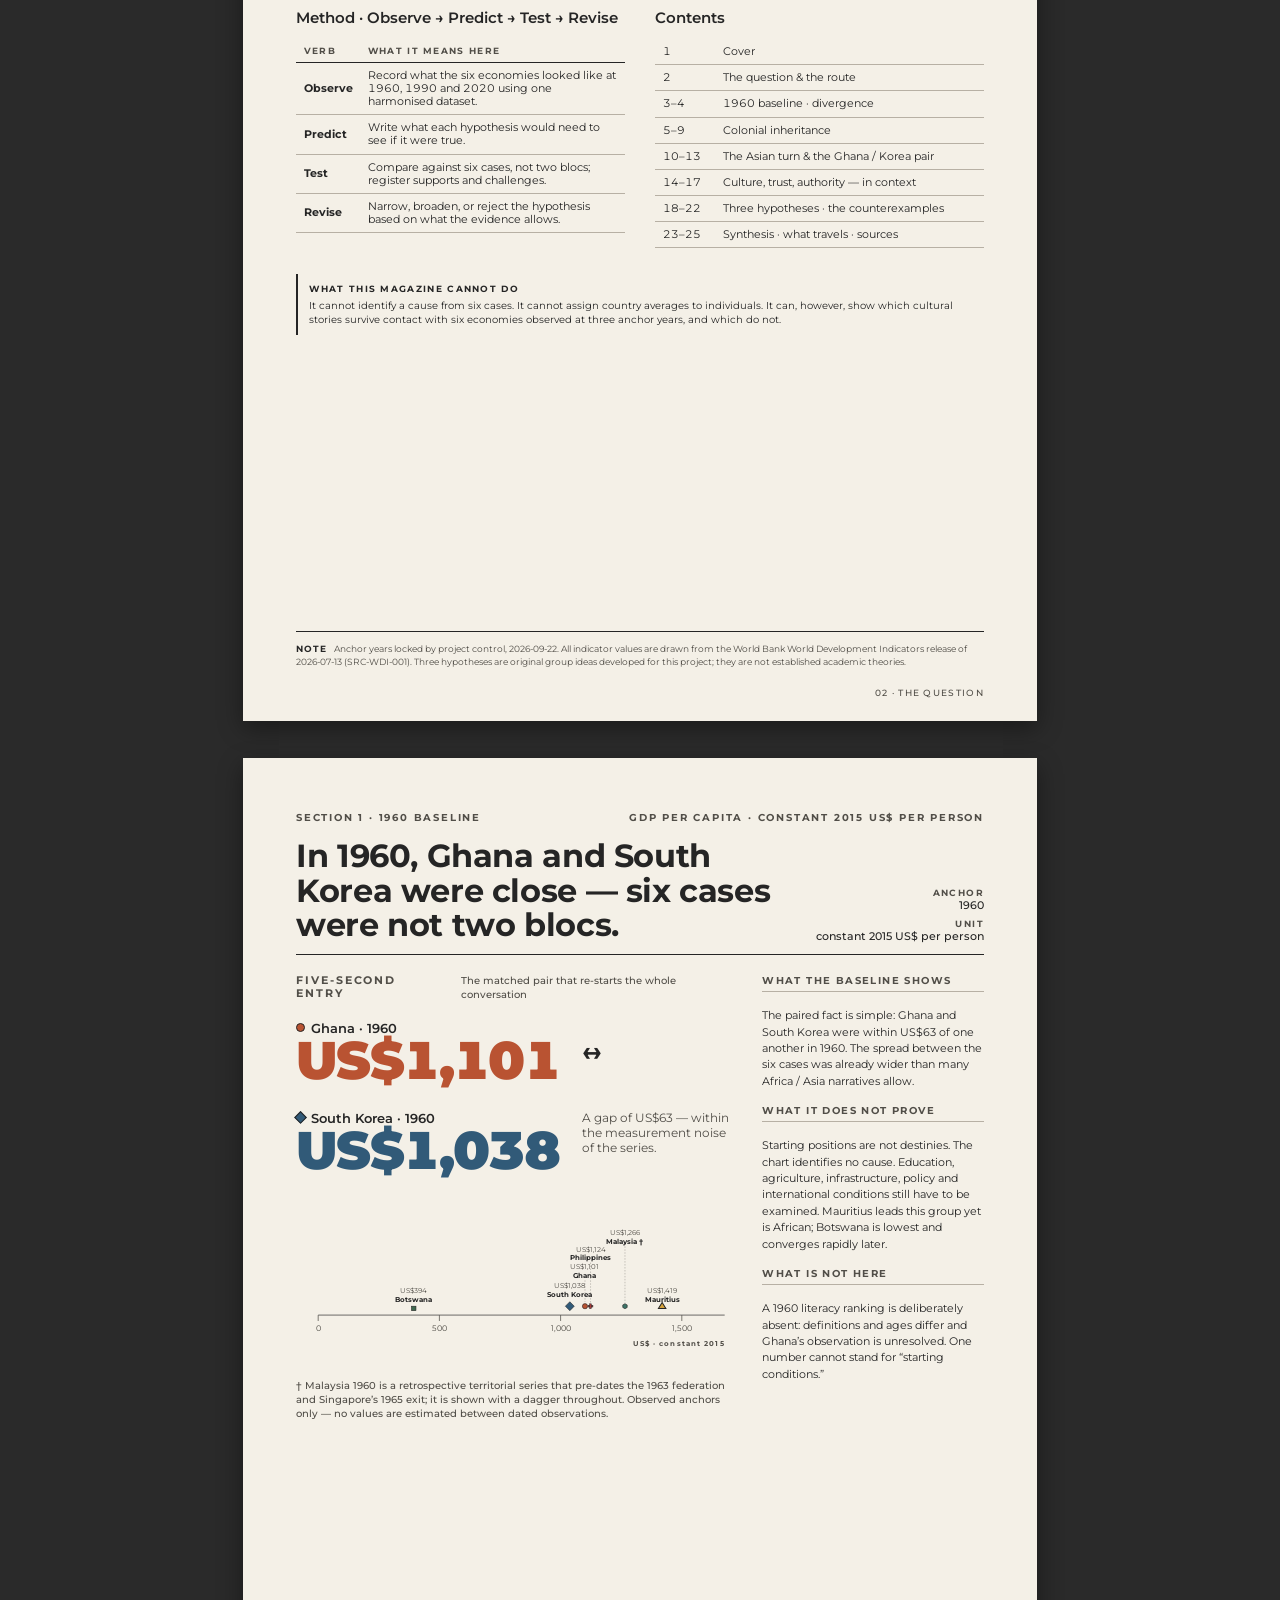
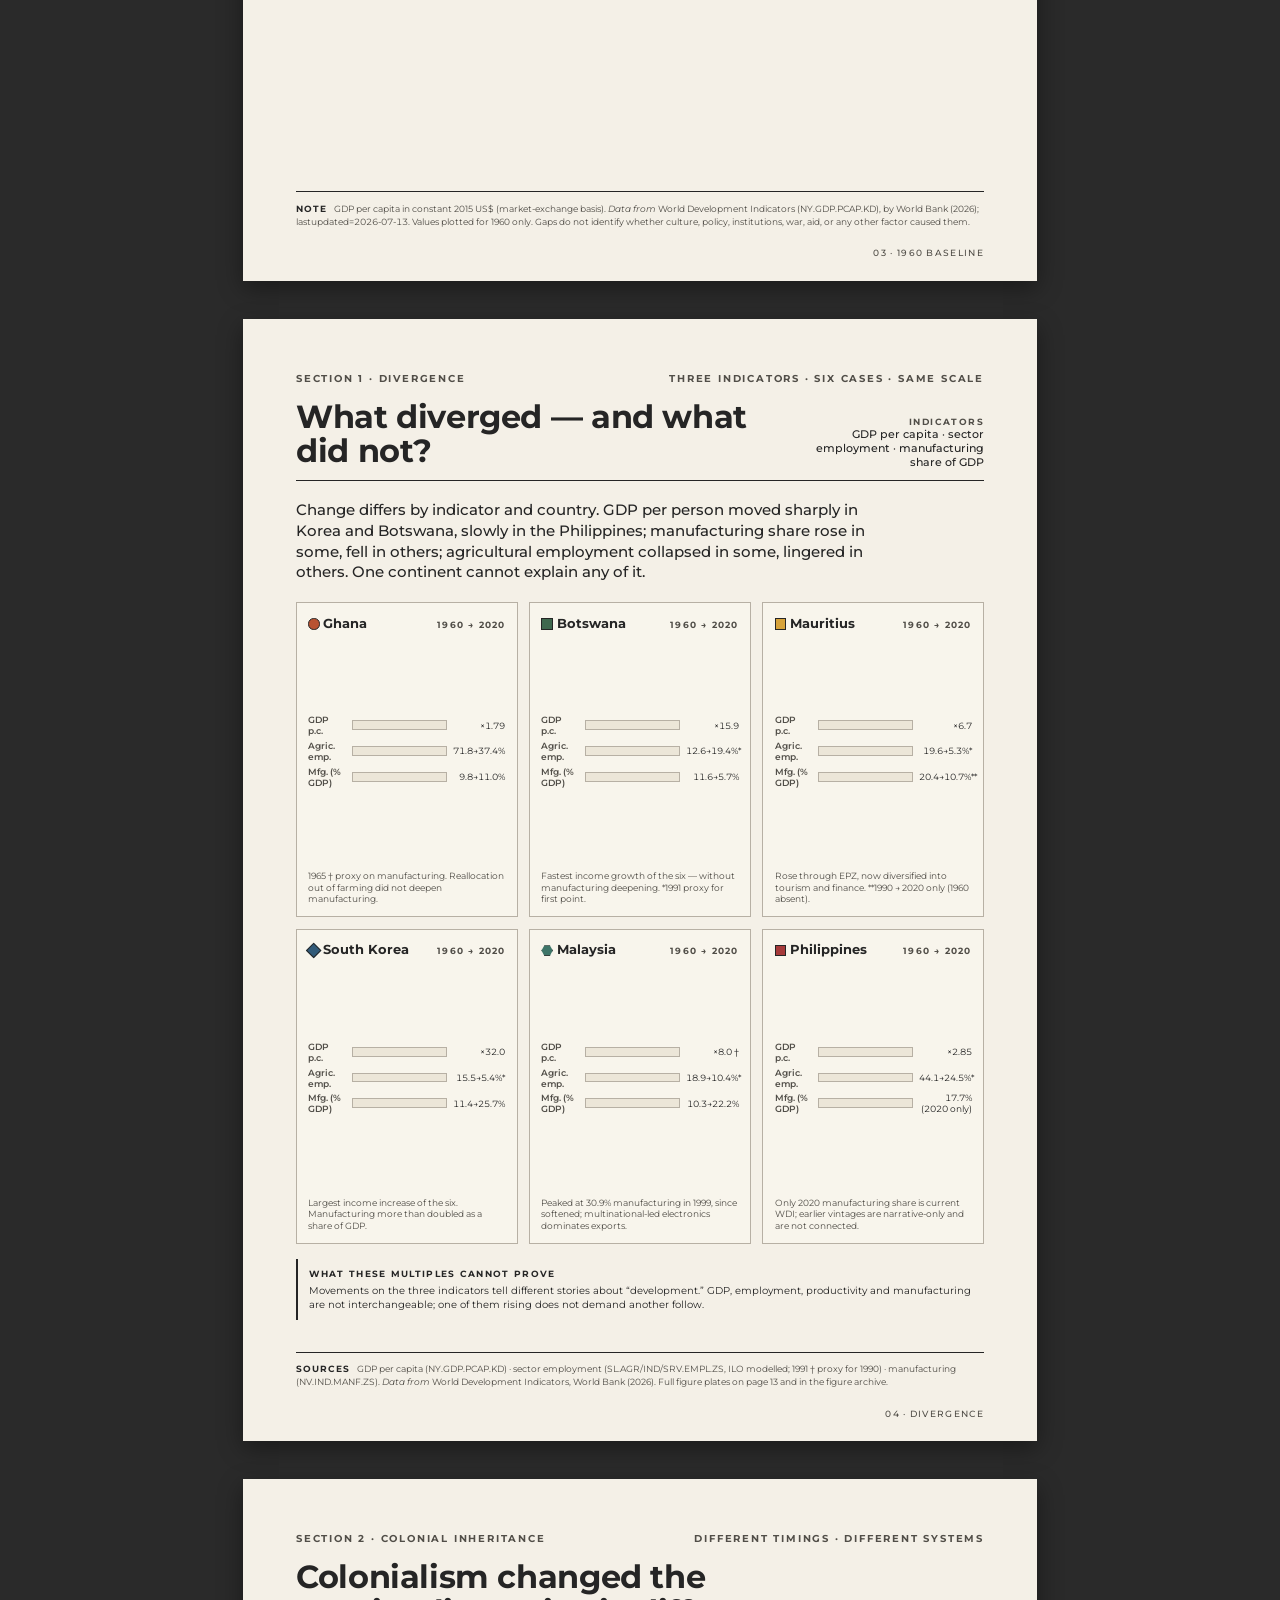
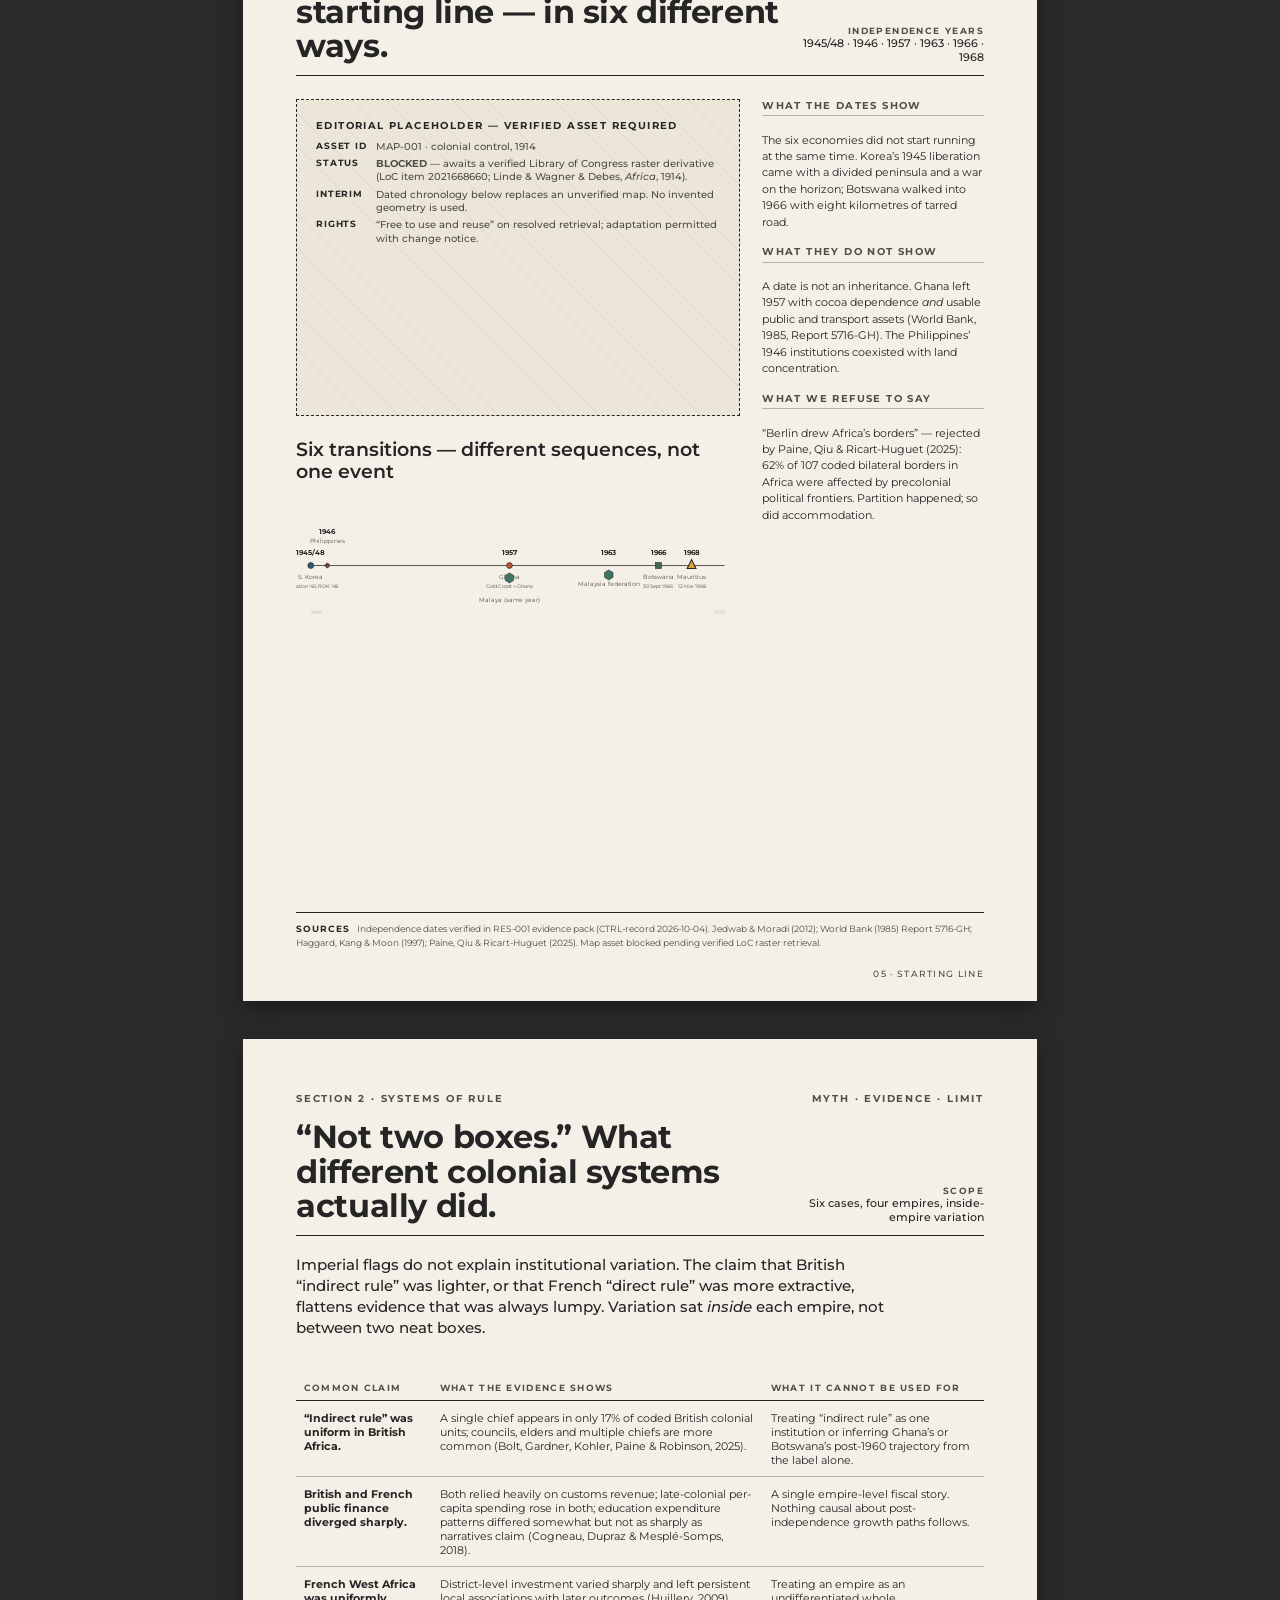
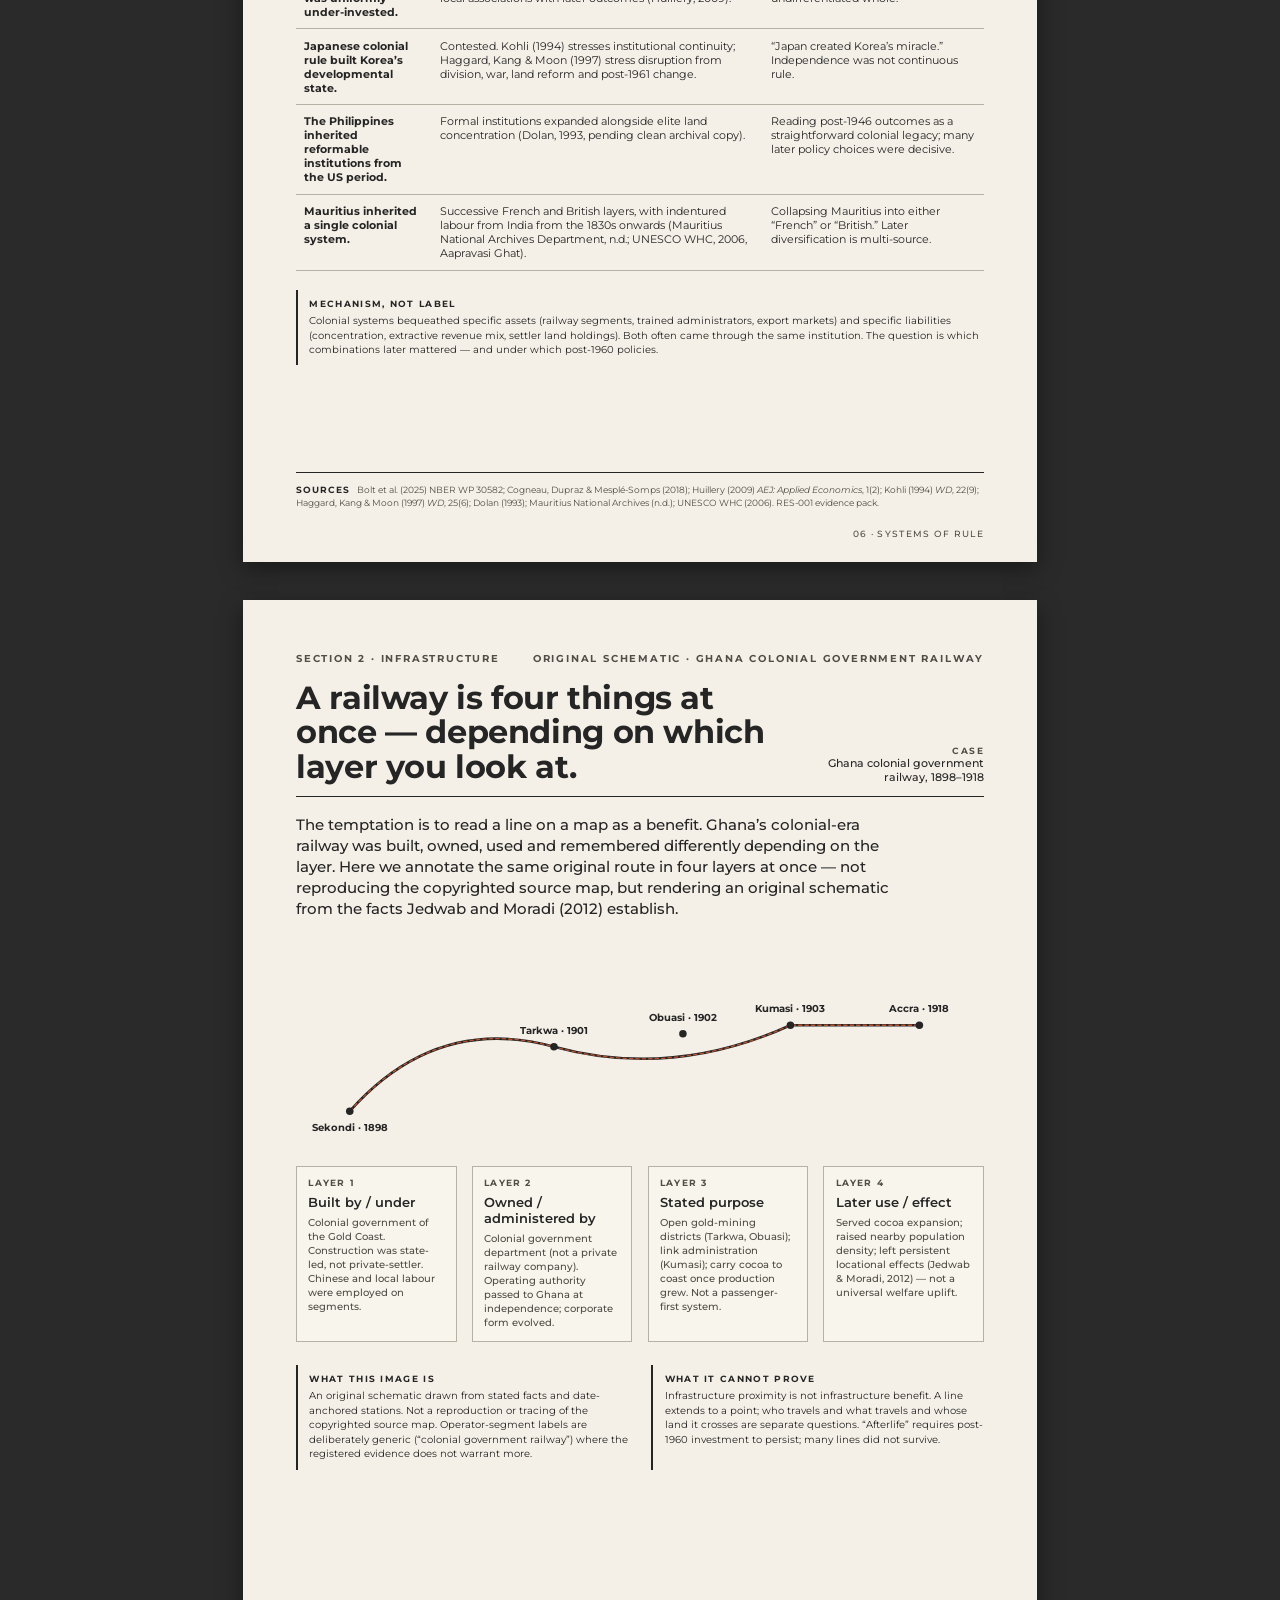
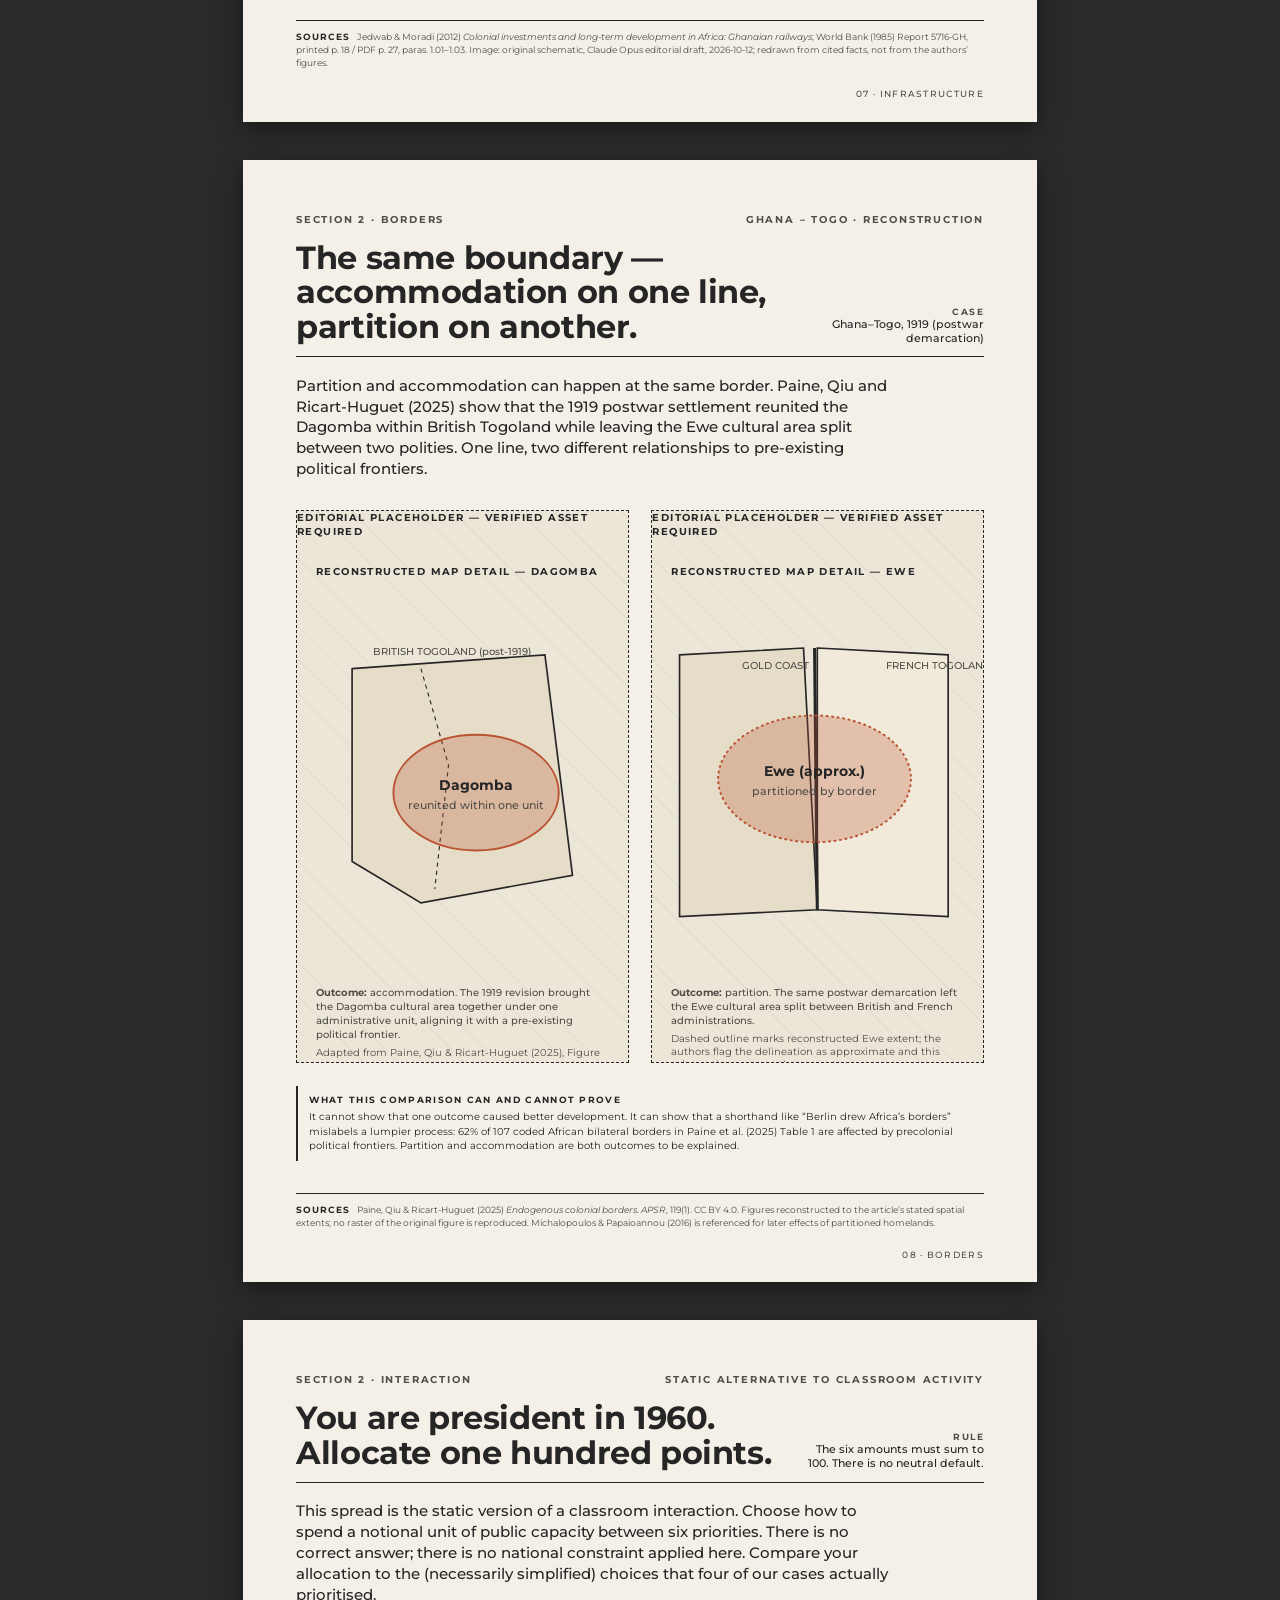
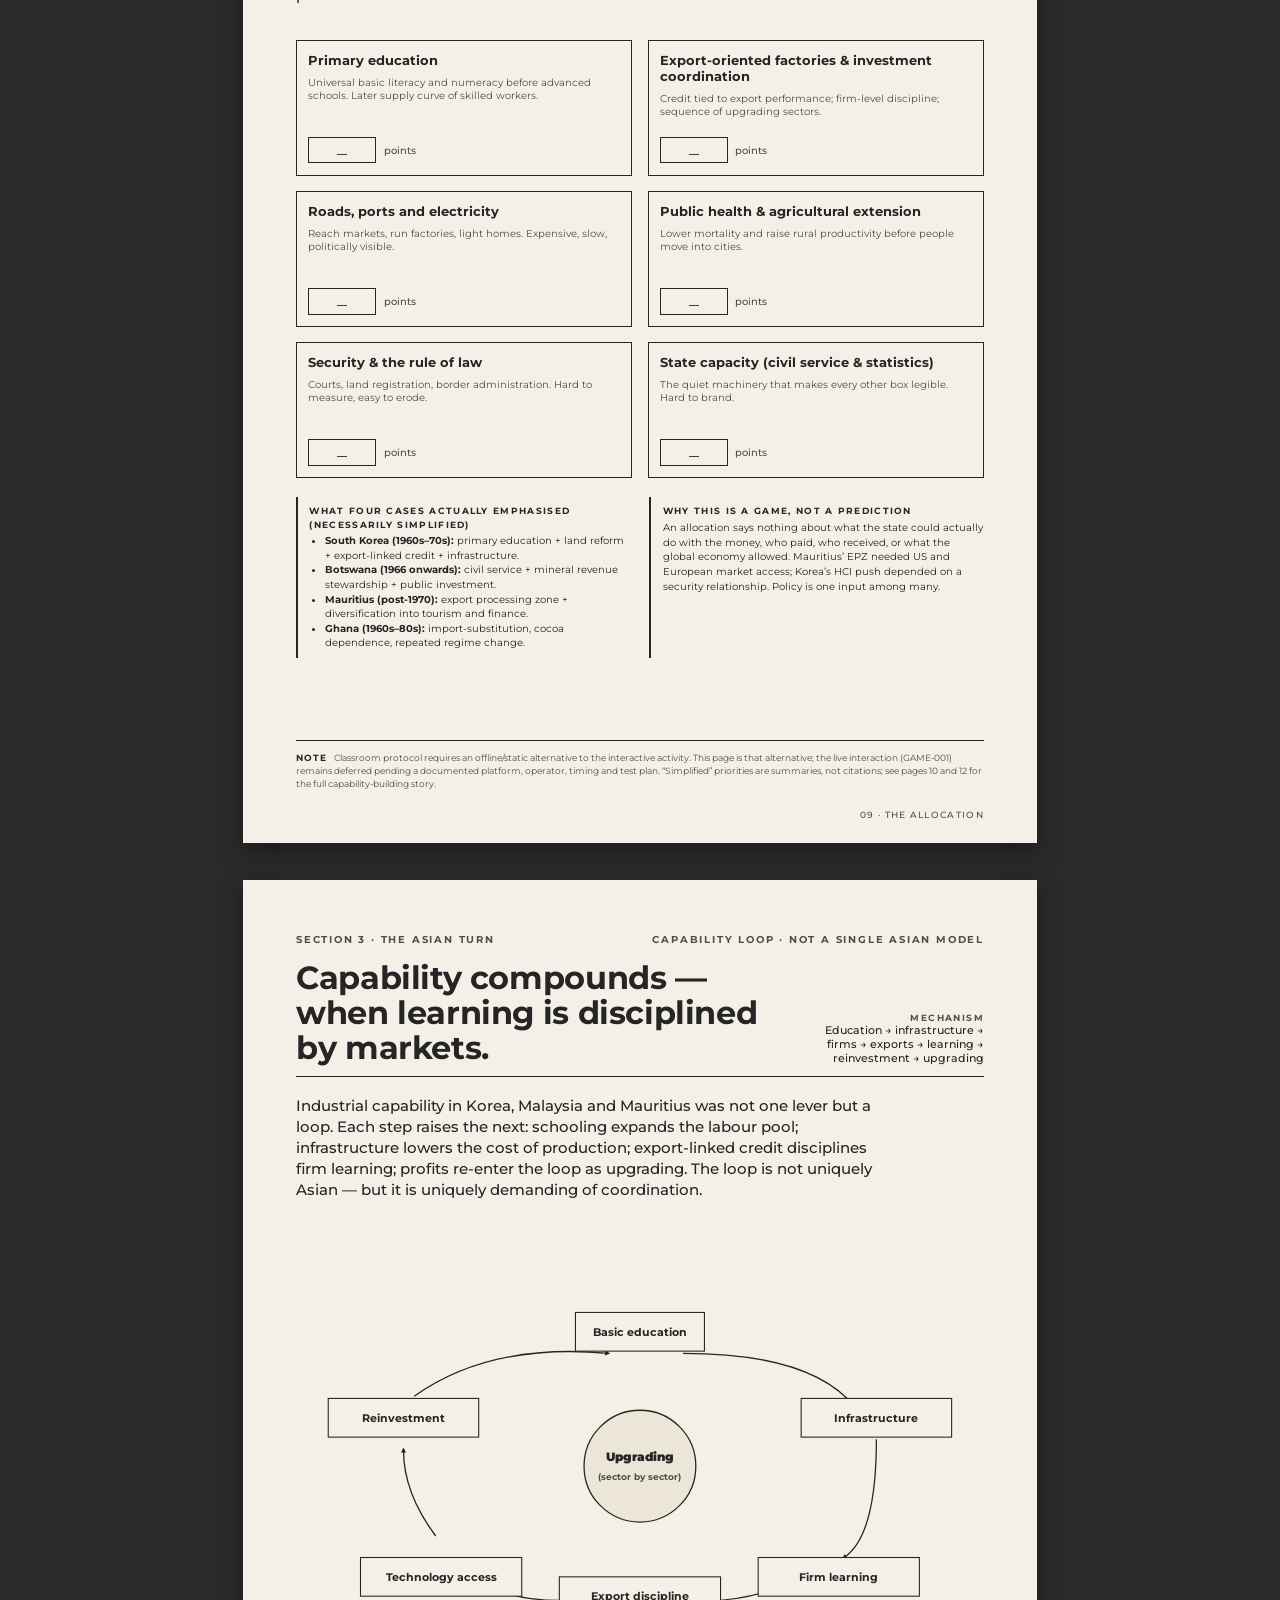
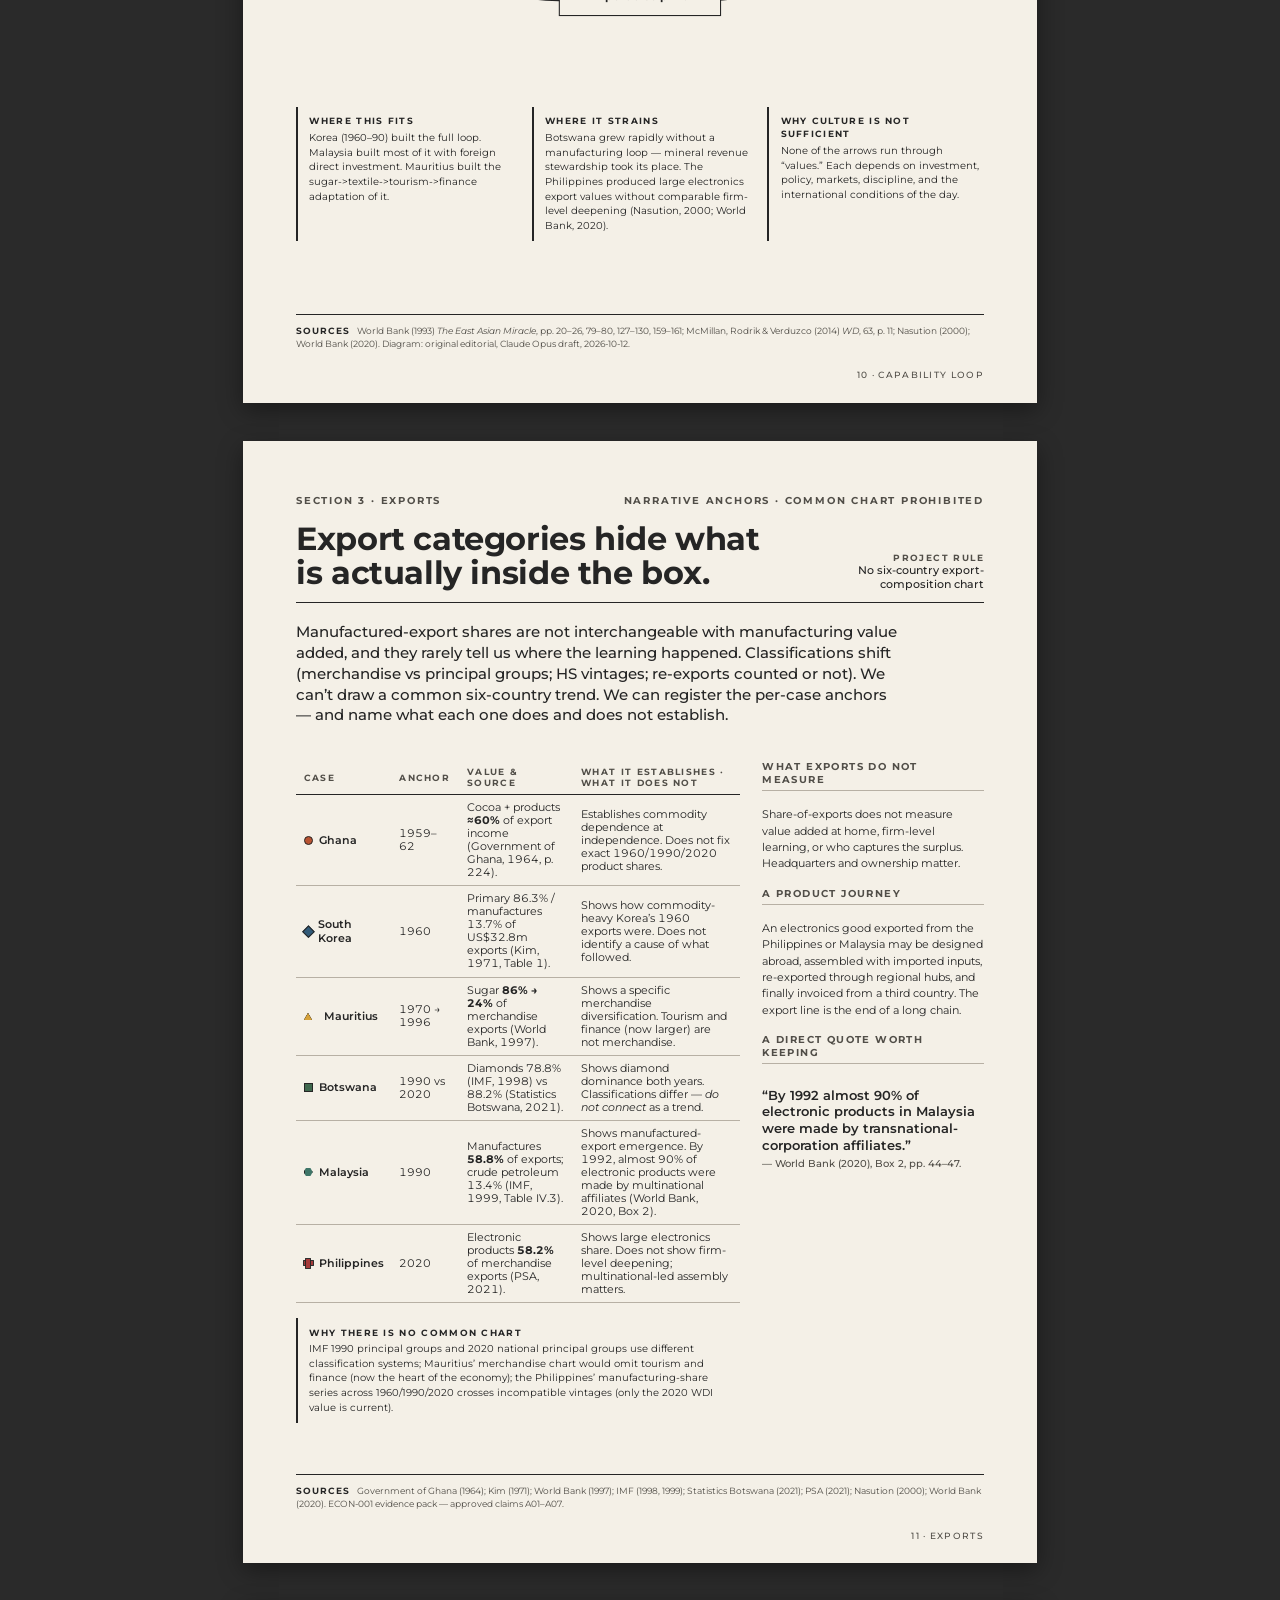
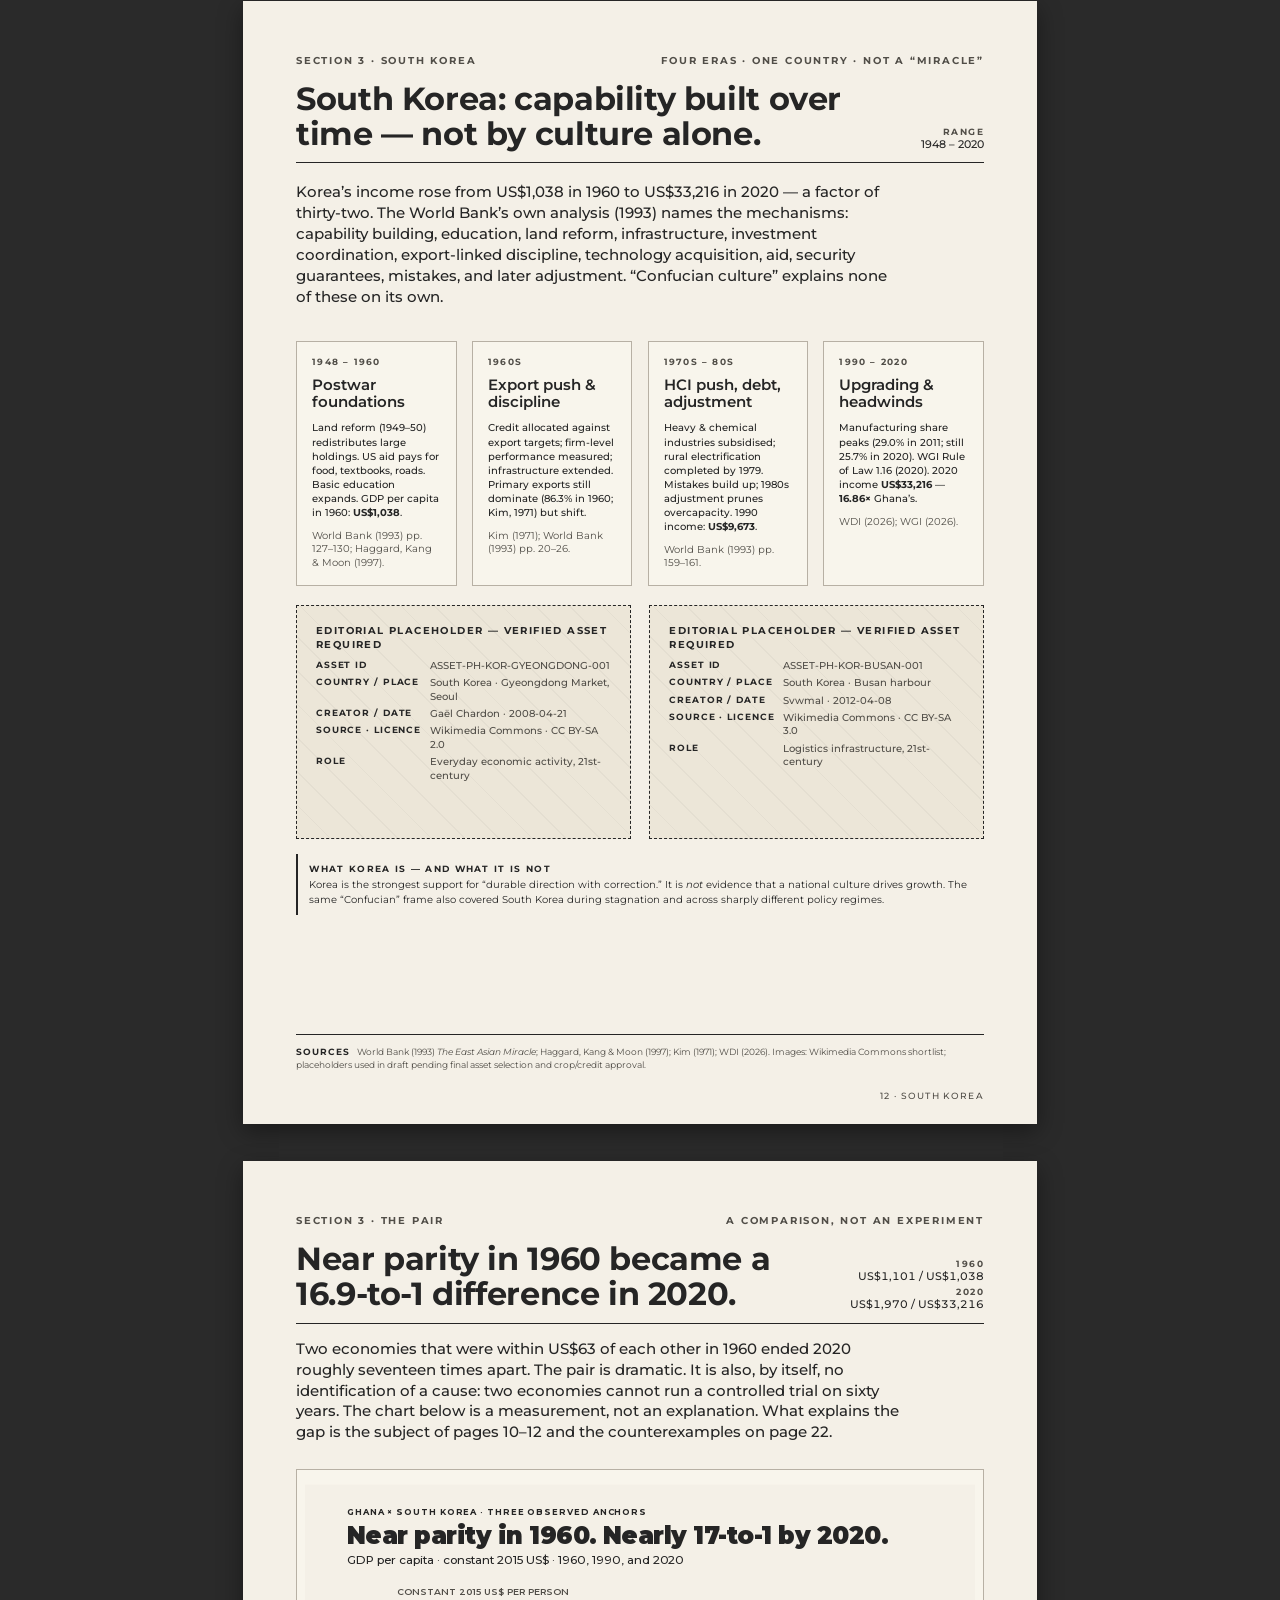
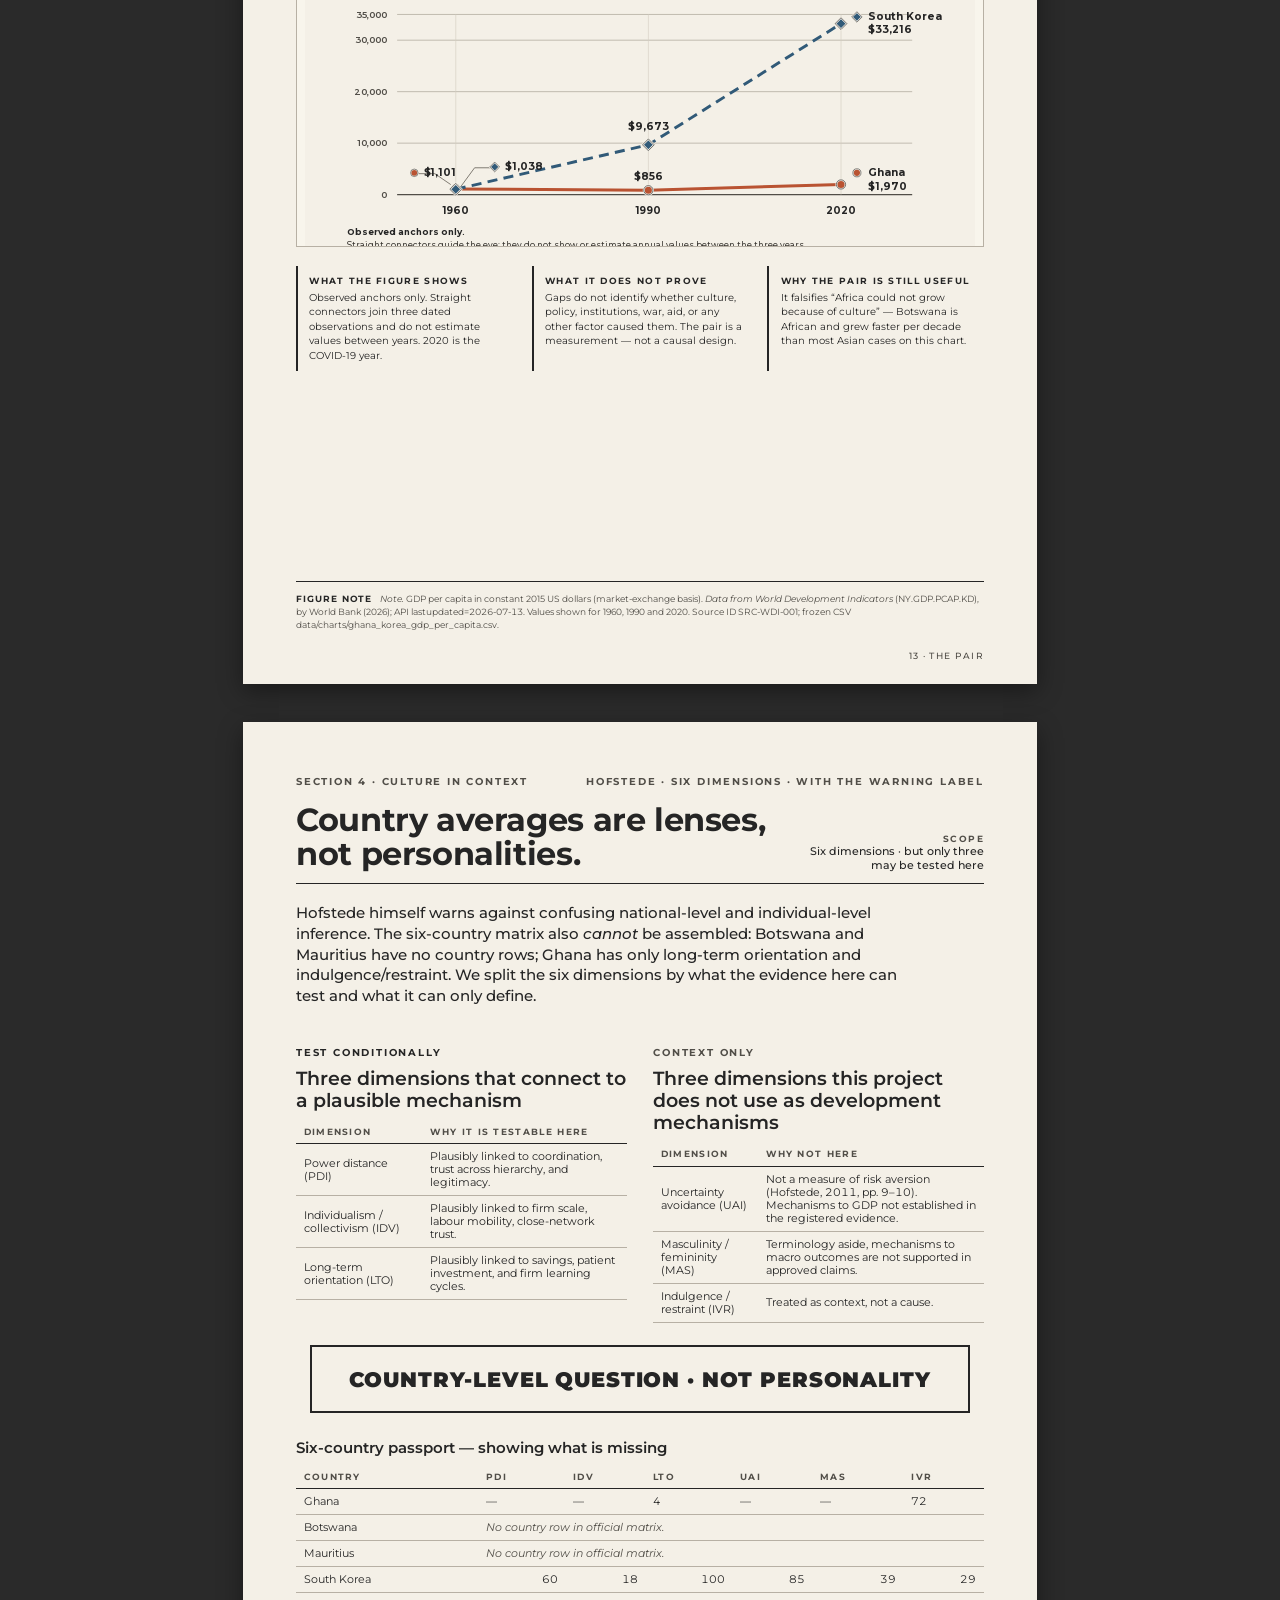
<file: africa-asia-development-magazine/drafts/claude-opus-magazine/source/magazine.html>
<!doctype html>
<html lang="en">
<head>
<meta charset="utf-8" />
<title>Africa &amp; Asia: Why Did Their Economic Paths Diverge?</title>
<link rel="stylesheet" href="styles.css" />
</head>
<body>

<!-- ===================================================================== -->
<!-- PAGE 1 — COVER                                                        -->
<!-- ===================================================================== -->
<section class="page" id="p1" aria-label="Cover">
  <div class="cover-wrap">
    <div class="cover-top">
      <div class="cover-img left" aria-label="Placeholder for ASSET-PH-GHA-TEMA-001">
        <span class="credit">GHANA — TEMA PORT · PLACEHOLDER</span>
        <span class="lbl">Africa</span>
      </div>
      <div class="cover-img right" aria-label="Placeholder for ASSET-PH-KOR-BUSAN-001">
        <span class="credit">SOUTH KOREA — BUSAN HARBOUR · PLACEHOLDER</span>
        <span class="lbl">Asia</span>
      </div>
    </div>
    <div class="cover-bot">
      <div class="eyebrow">An investigative editorial journal · Issue 01 · 2026</div>
      <div class="cover-title">Africa<span style="color:var(--note)">&nbsp;&amp;&nbsp;</span>Asia:<br />Why Did Their<br />Economic Paths Diverge?</div>
      <div class="cover-deck">A six-country investigation across sixty years. Six cases, three anchor years, three group hypotheses — and the counterexamples that refuse the easy answer.</div>
      <div class="cover-foot">
        <div>
          <span class="chip"><span class="marker marker-circle"></span>Ghana</span>&nbsp;·
          <span class="chip"><span class="marker marker-square"></span>Botswana</span>&nbsp;·
          <span class="chip" style="position:relative"><span style="display:inline-block;width:0;height:0;border-left:1.2mm solid transparent;border-right:1.2mm solid transparent;border-bottom:2.1mm solid var(--mus);filter:drop-shadow(0 0 .5pt var(--ink)) drop-shadow(0 0 .5pt var(--ink));margin-right:1.6mm"></span>Mauritius</span>&nbsp;·
          <span class="chip"><span class="marker marker-diamond"></span>South Korea</span>&nbsp;·
          <span class="chip"><span class="marker marker-hex"></span>Malaysia</span>&nbsp;·
          <span class="chip"><span class="marker marker-cross"></span>Philippines</span>
        </div>
        <div>Section A · The Question</div>
      </div>
    </div>
  </div>
</section>

<!-- ===================================================================== -->
<!-- PAGE 2 — THE QUESTION AND THE ROUTE                                   -->
<!-- ===================================================================== -->
<section class="page" id="p2">
  <div class="frame">
    <div class="runhead">
      <span class="section-tag">Section 1 · The question</span>
      <span class="section-tag">Observe · Predict · Test · Revise</span>
    </div>

    <div class="finding">
      <h1 class="h1">Was slower growth caused by culture, or was culture itself shaped by history and institutions?</h1>
      <div class="meta">
        <div class="k">Topic (assigned)</div>
        <div class="v">Economic development in Africa: why this region couldn’t grow like the Asia region — cultural analysis.</div>
      </div>
    </div>

    <div class="deck" style="margin-top:6mm;max-width:150mm">
      The assigned title asserts a conclusion. We treat it as a question. Six locked cases — Ghana, Botswana, Mauritius, South Korea, Malaysia, the Philippines — are observed at three anchor years: 1960, 1990, 2020. Three group hypotheses are then tested against that evidence. Culture may matter, but only through mechanisms the evidence can actually support.
    </div>

    <hr class="rule-h" style="margin:7mm 0" />

    <div class="grid-2" style="gap:8mm">
      <div>
        <h3 class="h3" style="font-size:11pt;margin-bottom:3mm">Method · Observe → Predict → Test → Revise</h3>
        <table class="data-tbl">
          <tr><th>Verb</th><th>What it means here</th></tr>
          <tr><td><strong>Observe</strong></td><td>Record what the six economies looked like at 1960, 1990 and 2020 using one harmonised dataset.</td></tr>
          <tr><td><strong>Predict</strong></td><td>Write what each hypothesis would need to see if it were true.</td></tr>
          <tr><td><strong>Test</strong></td><td>Compare against six cases, not two blocs; register supports and challenges.</td></tr>
          <tr><td><strong>Revise</strong></td><td>Narrow, broaden, or reject the hypothesis based on what the evidence allows.</td></tr>
        </table>
      </div>

      <div>
        <h3 class="h3" style="font-size:11pt;margin-bottom:3mm">Contents</h3>
        <table class="data-tbl">
          <tr><td>1</td><td>Cover</td></tr>
          <tr><td>2</td><td>The question &amp; the route</td></tr>
          <tr><td>3–4</td><td>1960 baseline · divergence</td></tr>
          <tr><td>5–9</td><td>Colonial inheritance</td></tr>
          <tr><td>10–13</td><td>The Asian turn &amp; the Ghana / Korea pair</td></tr>
          <tr><td>14–17</td><td>Culture, trust, authority — in context</td></tr>
          <tr><td>18–22</td><td>Three hypotheses · the counterexamples</td></tr>
          <tr><td>23–25</td><td>Synthesis · what travels · sources</td></tr>
        </table>
      </div>
    </div>

    <div class="caveat" style="margin-top:7mm">
      <span class="ucase">What this magazine cannot do</span>
      It cannot identify a cause from six cases. It cannot assign country averages to individuals. It can, however, show which cultural stories survive contact with six economies observed at three anchor years, and which do not.
    </div>
  </div>

  <div class="source-band">
    <span class="lbl">Note</span>Anchor years locked by project control, 2026-09-22. All indicator values are drawn from the World Bank World Development Indicators release of 2026-07-13 (SRC-WDI-001). Three hypotheses are original group ideas developed for this project; they are not established academic theories.
  </div>
  <div class="folio folio-right" style="right:14mm">02 · The question</div>
</section>

<!-- ===================================================================== -->
<!-- PAGE 3 — 1960 BASELINE                                                -->
<!-- ===================================================================== -->
<section class="page" id="p3">
  <div class="frame">
    <div class="runhead">
      <span class="section-tag">Section 1 · 1960 baseline</span>
      <span class="section-tag">GDP per capita · constant 2015 US$ per person</span>
    </div>

    <div class="finding">
      <h1 class="h1">In 1960, Ghana and South Korea were close — six cases were not two blocs.</h1>
      <div class="meta">
        <div class="k">Anchor</div><div class="v">1960</div>
        <div class="k" style="margin-top:1.5mm">Unit</div><div class="v">constant 2015 US$ per person</div>
      </div>
    </div>

    <div class="layout-ledger" style="margin-top:5mm;flex:1">
      <div>
        <div style="display:flex;align-items:baseline;gap:4mm">
          <span class="eyebrow">Five-second entry</span>
          <span class="caption">The matched pair that re-starts the whole conversation</span>
        </div>
        <div style="display:flex;align-items:flex-end;gap:6mm;margin-top:4mm;flex-wrap:wrap">
          <div>
            <div class="chip" style="font-size:10pt"><span class="marker marker-circle"></span>Ghana · 1960</div>
            <div class="bignum c-gha" style="font-size:40pt">US$1,101</div>
          </div>
          <div class="h2 c-ink" style="padding-bottom:5mm;font-size:18pt">↔</div>
          <div>
            <div class="chip" style="font-size:10pt"><span class="marker marker-diamond"></span>South Korea · 1960</div>
            <div class="bignum c-kor" style="font-size:40pt">US$1,038</div>
          </div>
          <div style="padding-bottom:5mm;font-size:9pt;color:var(--note);max-width:40mm">A gap of US$63 — within the measurement noise of the series.</div>
        </div>

        <!-- Dot plot of 1960 values on a shared horizontal axis -->
        <svg viewBox="0 0 600 190" style="width:100%;margin-top:12mm;height:auto">
          <defs>
            <marker id="arrR" viewBox="0 0 6 6" refX="3" refY="3" markerWidth="4" markerHeight="4" orient="auto">
              <path d="M0,0 L6,3 L0,6 z" fill="#252525"/>
            </marker>
          </defs>
          <!-- axis -->
          <line x1="30" y1="130" x2="580" y2="130" stroke="#252525" stroke-width=".9"/>
          <!-- ticks: 0, 500, 1000, 1500, 2000 (max ≈ 1419) -->
          <g font-family="Montserrat" font-size="11" fill="#514E48" font-variant-numeric="tabular-nums">
            <line x1="30"  y1="130" x2="30"  y2="138" stroke="#514E48"/><text x="30"  y="152" text-anchor="middle">0</text>
            <line x1="194" y1="130" x2="194" y2="138" stroke="#514E48"/><text x="194" y="152" text-anchor="middle">500</text>
            <line x1="358" y1="130" x2="358" y2="138" stroke="#514E48"/><text x="358" y="152" text-anchor="middle">1,000</text>
            <line x1="522" y1="130" x2="522" y2="138" stroke="#514E48"/><text x="522" y="152" text-anchor="middle">1,500</text>
            <text x="580" y="172" text-anchor="end" font-size="9" font-weight="700" letter-spacing="1.5">US$ · constant 2015</text>
          </g>
          <!-- data: Botswana 394, Ghana 1101, SouthKorea 1038, Mauritius 1419, Malaysia 1266 †, Philippines 1124 -->
          <!-- scale: x = 30 + (v/1500)*492 -->
          <!-- Botswana: 30 + 394/1500*492 = 30+129.3 = 159.3 -->
          <g>
            <rect x="156.3" y="118" width="6" height="6" fill="#3F684E" stroke="#252525" stroke-width=".8"/>
            <text x="159.3" y="112" text-anchor="middle" font-family="Montserrat" font-size="9" font-weight="700" fill="#252525">Botswana</text>
            <text x="159.3" y="100" text-anchor="middle" font-family="Montserrat" font-size="9" fill="#514E48" font-variant-numeric="tabular-nums">US$394</text>
          </g>
          <!-- South Korea 1038: 30+1038/1500*492 = 30+340.5 = 370.5 -->
          <g>
            <polygon points="370.5,112 376.5,118 370.5,124 364.5,118" fill="#315A78" stroke="#252525" stroke-width=".8"/>
            <text x="370.5" y="106" text-anchor="middle" font-family="Montserrat" font-size="9" font-weight="700" fill="#252525">South Korea</text>
            <text x="370.5" y="94" text-anchor="middle" font-family="Montserrat" font-size="9" fill="#514E48" font-variant-numeric="tabular-nums">US$1,038</text>
          </g>
          <!-- Ghana 1101: 30+361=391 -->
          <g>
            <circle cx="391" cy="118" r="3.5" fill="#B95332" stroke="#252525" stroke-width=".8"/>
            <text x="391" y="80" text-anchor="middle" font-family="Montserrat" font-size="9" font-weight="700" fill="#252525">Ghana</text>
            <text x="391" y="68" text-anchor="middle" font-family="Montserrat" font-size="9" fill="#514E48" font-variant-numeric="tabular-nums">US$1,101</text>
            <line x1="391" y1="83" x2="391" y2="112" stroke="#514E48" stroke-width=".4" stroke-dasharray="2 2"/>
          </g>
          <!-- Philippines 1124: 30+368.5=398.5 -->
          <g>
            <g transform="translate(398.5,118)">
              <rect x="-3.2" y="-1.1" width="6.4" height="2.2" fill="#A63A3A" stroke="#252525" stroke-width=".7"/>
              <rect x="-1.1" y="-3.2" width="2.2" height="6.4" fill="#A63A3A" stroke="#252525" stroke-width=".7"/>
            </g>
            <text x="398.5" y="56" text-anchor="middle" font-family="Montserrat" font-size="9" font-weight="700" fill="#252525">Philippines</text>
            <text x="398.5" y="44" text-anchor="middle" font-family="Montserrat" font-size="9" fill="#514E48" font-variant-numeric="tabular-nums">US$1,124</text>
            <line x1="398.5" y1="59" x2="398.5" y2="114.5" stroke="#514E48" stroke-width=".4" stroke-dasharray="2 2"/>
          </g>
          <!-- Malaysia 1266 †: 30+415.1=445.1 -->
          <g>
            <polygon points="445.1,114.6 448.1,116.3 448.1,119.7 445.1,121.4 442.1,119.7 442.1,116.3" fill="#3E7568" stroke="#252525" stroke-width=".8"/>
            <text x="445.1" y="34" text-anchor="middle" font-family="Montserrat" font-size="9" font-weight="700" fill="#252525">Malaysia †</text>
            <text x="445.1" y="22" text-anchor="middle" font-family="Montserrat" font-size="9" fill="#514E48" font-variant-numeric="tabular-nums">US$1,266</text>
            <line x1="445.1" y1="37" x2="445.1" y2="113.5" stroke="#514E48" stroke-width=".4" stroke-dasharray="2 2"/>
          </g>
          <!-- Mauritius 1419: 30+465.4=495.4 -->
          <g>
            <polygon points="495.4,113 500.4,121 490.4,121" fill="#D6A23A" stroke="#252525" stroke-width="1.4"/>
            <text x="495.4" y="112" text-anchor="middle" font-family="Montserrat" font-size="9" font-weight="700" fill="#252525">Mauritius</text>
            <text x="495.4" y="100" text-anchor="middle" font-family="Montserrat" font-size="9" fill="#514E48" font-variant-numeric="tabular-nums">US$1,419</text>
          </g>
        </svg>

        <div class="caption" style="margin-top:4mm">
          † Malaysia 1960 is a retrospective territorial series that pre-dates the 1963 federation and Singapore’s 1965 exit; it is shown with a dagger throughout. Observed anchors only — no values are estimated between dated observations.
        </div>
      </div>

      <aside class="rail">
        <div class="rail-head">What the baseline shows</div>
        <p class="body body--sm">The paired fact is simple: Ghana and South Korea were within US$63 of one another in 1960. The spread between the six cases was already wider than many Africa / Asia narratives allow.</p>
        <div class="rail-head">What it does not prove</div>
        <p class="body body--sm">Starting positions are not destinies. The chart identifies no cause. Education, agriculture, infrastructure, policy and international conditions still have to be examined. Mauritius leads this group yet is African; Botswana is lowest and converges rapidly later.</p>
        <div class="rail-head">What is not here</div>
        <p class="body body--sm">A 1960 literacy ranking is deliberately absent: definitions and ages differ and Ghana’s observation is unresolved. One number cannot stand for “starting conditions.”</p>
      </aside>
    </div>
  </div>

  <div class="source-band">
    <span class="lbl">Note</span>GDP per capita in constant 2015 US$ (market-exchange basis). <em>Data from</em> World Development Indicators (NY.GDP.PCAP.KD), by World Bank (2026); <span class="num">lastupdated=2026-07-13</span>. Values plotted for 1960 only. Gaps do not identify whether culture, policy, institutions, war, aid, or any other factor caused them.
  </div>
  <div class="folio folio-right" style="right:14mm">03 · 1960 baseline</div>
</section>

<!-- ===================================================================== -->
<!-- PAGE 4 — WHAT DIVERGED AND WHAT DID NOT                               -->
<!-- ===================================================================== -->
<section class="page" id="p4">
  <div class="frame">
    <div class="runhead">
      <span class="section-tag">Section 1 · Divergence</span>
      <span class="section-tag">Three indicators · six cases · same scale</span>
    </div>

    <div class="finding">
      <h1 class="h1">What diverged — and what did not?</h1>
      <div class="meta">
        <div class="k">Indicators</div><div class="v">GDP per capita · sector employment · manufacturing share of GDP</div>
      </div>
    </div>

    <div class="deck" style="margin:5mm 0;max-width:155mm">
      Change differs by indicator and country. GDP per person moved sharply in Korea and Botswana, slowly in the Philippines; manufacturing share rose in some, fell in others; agricultural employment collapsed in some, lingered in others. One continent cannot explain any of it.
    </div>

    <div class="sm-grid" style="flex:1;min-height:140mm">
      <!-- GHANA -->
      <div class="sm-tile">
        <div class="sm-head"><span class="sm-name"><span class="swatch sw-gha"></span>Ghana</span><span class="sm-tag">1960 → 2020</span></div>
        <div class="sm-fig">
          <div class="minibar">
            <div class="row"><span class="label">GDP p.c.</span><span class="track"><span class="fill" style="width:21%;background:var(--gha)"></span></span><span class="v">×1.79</span></div>
            <div class="row"><span class="label">Agric. emp.</span><span class="track"><span class="fill" style="width:35%;background:var(--rule)"></span></span><span class="v">71.8→37.4%</span></div>
            <div class="row"><span class="label">Mfg. (% GDP)</span><span class="track"><span class="fill" style="width:36%;background:var(--rule)"></span></span><span class="v">9.8→11.0%</span></div>
          </div>
        </div>
        <div class="sm-note">1965 † proxy on manufacturing. Reallocation out of farming did not deepen manufacturing.</div>
      </div>
      <!-- BOTSWANA -->
      <div class="sm-tile">
        <div class="sm-head"><span class="sm-name"><span class="swatch sw-bwa"></span>Botswana</span><span class="sm-tag">1960 → 2020</span></div>
        <div class="sm-fig">
          <div class="minibar">
            <div class="row"><span class="label">GDP p.c.</span><span class="track"><span class="fill" style="width:76%;background:var(--bwa)"></span></span><span class="v">×15.9</span></div>
            <div class="row"><span class="label">Agric. emp.</span><span class="track"><span class="fill" style="width:19%;background:var(--rule)"></span></span><span class="v">12.6→19.4%*</span></div>
            <div class="row"><span class="label">Mfg. (% GDP)</span><span class="track"><span class="fill" style="width:19%;background:var(--rule)"></span></span><span class="v">11.6→5.7%</span></div>
          </div>
        </div>
        <div class="sm-note">Fastest income growth of the six — without manufacturing deepening. *1991 proxy for first point.</div>
      </div>
      <!-- MAURITIUS -->
      <div class="sm-tile">
        <div class="sm-head"><span class="sm-name"><span class="swatch sw-mus"></span>Mauritius</span><span class="sm-tag">1960 → 2020</span></div>
        <div class="sm-fig">
          <div class="minibar">
            <div class="row"><span class="label">GDP p.c.</span><span class="track"><span class="fill" style="width:67%;background:var(--mus)"></span></span><span class="v">×6.7</span></div>
            <div class="row"><span class="label">Agric. emp.</span><span class="track"><span class="fill" style="width:5%;background:var(--rule)"></span></span><span class="v">19.6→5.3%*</span></div>
            <div class="row"><span class="label">Mfg. (% GDP)</span><span class="track"><span class="fill" style="width:35%;background:var(--rule)"></span></span><span class="v">20.4→10.7%**</span></div>
          </div>
        </div>
        <div class="sm-note">Rose through EPZ, now diversified into tourism and finance. **1990 → 2020 only (1960 absent).</div>
      </div>
      <!-- SOUTH KOREA -->
      <div class="sm-tile">
        <div class="sm-head"><span class="sm-name"><span class="swatch sw-kor"></span>South Korea</span><span class="sm-tag">1960 → 2020</span></div>
        <div class="sm-fig">
          <div class="minibar">
            <div class="row"><span class="label">GDP p.c.</span><span class="track"><span class="fill" style="width:95%;background:var(--kor)"></span></span><span class="v">×32.0</span></div>
            <div class="row"><span class="label">Agric. emp.</span><span class="track"><span class="fill" style="width:5%;background:var(--rule)"></span></span><span class="v">15.5→5.4%*</span></div>
            <div class="row"><span class="label">Mfg. (% GDP)</span><span class="track"><span class="fill" style="width:86%;background:var(--rule)"></span></span><span class="v">11.4→25.7%</span></div>
          </div>
        </div>
        <div class="sm-note">Largest income increase of the six. Manufacturing more than doubled as a share of GDP.</div>
      </div>
      <!-- MALAYSIA -->
      <div class="sm-tile">
        <div class="sm-head"><span class="sm-name"><span class="swatch sw-mys"></span>Malaysia</span><span class="sm-tag">1960 → 2020</span></div>
        <div class="sm-fig">
          <div class="minibar">
            <div class="row"><span class="label">GDP p.c.</span><span class="track"><span class="fill" style="width:55%;background:var(--mys)"></span></span><span class="v">×8.0 †</span></div>
            <div class="row"><span class="label">Agric. emp.</span><span class="track"><span class="fill" style="width:10%;background:var(--rule)"></span></span><span class="v">18.9→10.4%*</span></div>
            <div class="row"><span class="label">Mfg. (% GDP)</span><span class="track"><span class="fill" style="width:74%;background:var(--rule)"></span></span><span class="v">10.3→22.2%</span></div>
          </div>
        </div>
        <div class="sm-note">Peaked at 30.9% manufacturing in 1999, since softened; multinational-led electronics dominates exports.</div>
      </div>
      <!-- PHILIPPINES -->
      <div class="sm-tile">
        <div class="sm-head"><span class="sm-name"><span class="swatch sw-phl"></span>Philippines</span><span class="sm-tag">1960 → 2020</span></div>
        <div class="sm-fig">
          <div class="minibar">
            <div class="row"><span class="label">GDP p.c.</span><span class="track"><span class="fill" style="width:28%;background:var(--phl)"></span></span><span class="v">×2.85</span></div>
            <div class="row"><span class="label">Agric. emp.</span><span class="track"><span class="fill" style="width:25%;background:var(--rule)"></span></span><span class="v">44.1→24.5%*</span></div>
            <div class="row"><span class="label">Mfg. (% GDP)</span><span class="track"><span class="fill" style="width:59%;background:var(--rule)"></span></span><span class="v">17.7% (2020 only)</span></div>
          </div>
        </div>
        <div class="sm-note">Only 2020 manufacturing share is current WDI; earlier vintages are narrative-only and are not connected.</div>
      </div>
    </div>

    <div class="caveat" style="margin-top:4mm">
      <span class="ucase">What these multiples cannot prove</span>
      Movements on the three indicators tell different stories about “development.” GDP, employment, productivity and manufacturing are not interchangeable; one of them rising does not demand another follow.
    </div>
  </div>

  <div class="source-band">
    <span class="lbl">Sources</span>GDP per capita (NY.GDP.PCAP.KD) · sector employment (SL.AGR/IND/SRV.EMPL.ZS, ILO modelled; 1991 † proxy for 1990) · manufacturing (NV.IND.MANF.ZS). <em>Data from</em> World Development Indicators, World Bank (2026). Full figure plates on page 13 and in the figure archive.
  </div>
  <div class="folio folio-right" style="right:14mm">04 · Divergence</div>
</section>

<!-- ===================================================================== -->
<!-- PAGE 5 — COLONIALISM CHANGED THE STARTING LINE                        -->
<!-- ===================================================================== -->
<section class="page" id="p5">
  <div class="frame">
    <div class="runhead">
      <span class="section-tag">Section 2 · Colonial inheritance</span>
      <span class="section-tag">Different timings · different systems</span>
    </div>

    <div class="finding">
      <h1 class="h1">Colonialism changed the starting line — in six different ways.</h1>
      <div class="meta">
        <div class="k">Independence years</div><div class="v">1945/48 · 1946 · 1957 · 1963 · 1966 · 1968</div>
      </div>
    </div>

    <div class="layout-ledger" style="margin-top:6mm;flex:1">
      <div>
        <!-- Dated-timeline placeholder for blocked MAP-001 -->
        <div class="placeholder" style="height:84mm">
          <dl>
            <dt>Asset ID</dt><dd>MAP-001 · colonial control, 1914</dd>
            <dt>Status</dt><dd><strong>BLOCKED</strong> — awaits a verified Library of Congress raster derivative (LoC item 2021668660; Linde &amp; Wagner &amp; Debes, <em>Africa</em>, 1914).</dd>
            <dt>Interim</dt><dd>Dated chronology below replaces an unverified map. No invented geometry is used.</dd>
            <dt>Rights</dt><dd>“Free to use and reuse” on resolved retrieval; adaptation permitted with change notice.</dd>
          </dl>
          <div class="diag"></div>
        </div>

        <h3 class="h3" style="margin-top:6mm">Six transitions — different sequences, not one event</h3>

        <!-- Timeline -->
        <svg viewBox="0 0 600 160" style="width:100%;height:auto;margin-top:4mm" font-family="Montserrat">
          <line x1="20" y1="90" x2="580" y2="90" stroke="#252525" stroke-width="1"/>
          <!-- scale: 1945..1970 across 20..580 → px per year = 560/25 = 22.4 -->
          <!-- 1945 -->
          <g>
            <circle cx="20" cy="90" r="4" fill="#315A78" stroke="#252525" stroke-width=".8"/>
            <text x="20" y="76" text-anchor="middle" font-size="9" font-weight="700" fill="#252525">1945/48</text>
            <text x="20" y="108" text-anchor="middle" font-size="8" fill="#514E48">S. Korea</text>
            <text x="20" y="120" text-anchor="middle" font-size="7" fill="#514E48">Liberation ’45; ROK ’48</text>
          </g>
          <!-- 1946: 20 + 1*22.4 = 42.4 -->
          <g>
            <g transform="translate(42.4,90)"><rect x="-3.2" y="-1.1" width="6.4" height="2.2" fill="#A63A3A" stroke="#252525" stroke-width=".7"/><rect x="-1.1" y="-3.2" width="2.2" height="6.4" fill="#A63A3A" stroke="#252525" stroke-width=".7"/></g>
            <text x="42.4" y="48" text-anchor="middle" font-size="9" font-weight="700" fill="#252525">1946</text>
            <text x="42.4" y="60" text-anchor="middle" font-size="8" fill="#514E48">Philippines</text>
          </g>
          <!-- 1957: 20 + 12*22.4 = 288.8 -->
          <g>
            <circle cx="288.8" cy="90" r="4" fill="#B95332" stroke="#252525" stroke-width=".8"/>
            <text x="288.8" y="76" text-anchor="middle" font-size="9" font-weight="700" fill="#252525">1957</text>
            <text x="288.8" y="108" text-anchor="middle" font-size="8" fill="#514E48">Ghana</text>
            <text x="288.8" y="120" text-anchor="middle" font-size="7" fill="#514E48">Gold Coast → Ghana</text>
          </g>
          <!-- Malaya 1957: 20 + 12*22.4 = 288.8 same year, offset below -->
          <g>
            <polygon points="288.8,100 294.5,103.5 294.5,110 288.8,113.5 283.1,110 283.1,103.5" fill="#3E7568" stroke="#252525" stroke-width=".8"/>
            <text x="288.8" y="140" text-anchor="middle" font-size="8" fill="#514E48">Malaya (same year)</text>
          </g>
          <!-- 1963: 20 + 18*22.4 = 423.2 -->
          <g>
            <polygon points="423.2,96 428.9,99.5 428.9,106 423.2,109.5 417.5,106 417.5,99.5" fill="#3E7568" stroke="#252525" stroke-width=".8"/>
            <text x="423.2" y="76" text-anchor="middle" font-size="9" font-weight="700" fill="#252525">1963</text>
            <text x="423.2" y="118" text-anchor="middle" font-size="8" fill="#514E48">Malaysia federation</text>
          </g>
          <!-- 1966: 20 + 21*22.4 = 490.4 -->
          <g>
            <rect x="486.4" y="86" width="8" height="8" fill="#3F684E" stroke="#252525" stroke-width=".8"/>
            <text x="490.4" y="76" text-anchor="middle" font-size="9" font-weight="700" fill="#252525">1966</text>
            <text x="490.4" y="108" text-anchor="middle" font-size="8" fill="#514E48">Botswana</text>
            <text x="490.4" y="120" text-anchor="middle" font-size="7" fill="#514E48">30 Sept 1966</text>
          </g>
          <!-- 1968: 20 + 23*22.4 = 535.2 -->
          <g>
            <polygon points="535.2,82 541.2,94 529.2,94" fill="#D6A23A" stroke="#252525" stroke-width="1.4"/>
            <text x="535.2" y="76" text-anchor="middle" font-size="9" font-weight="700" fill="#252525">1968</text>
            <text x="535.2" y="108" text-anchor="middle" font-size="8" fill="#514E48">Mauritius</text>
            <text x="535.2" y="120" text-anchor="middle" font-size="7" fill="#514E48">12 Mar 1968</text>
          </g>
          <!-- scale markers -->
          <g font-size="7" fill="#B7B0A4">
            <text x="20"  y="156" text-anchor="start">1945</text>
            <text x="580" y="156" text-anchor="end">1970</text>
          </g>
        </svg>
      </div>

      <aside class="rail">
        <div class="rail-head">What the dates show</div>
        <p class="body body--sm">The six economies did not start running at the same time. Korea’s 1945 liberation came with a divided peninsula and a war on the horizon; Botswana walked into 1966 with eight kilometres of tarred road.</p>
        <div class="rail-head">What they do not show</div>
        <p class="body body--sm">A date is not an inheritance. Ghana left 1957 with cocoa dependence <em>and</em> usable public and transport assets (World Bank, 1985, Report 5716-GH). The Philippines’ 1946 institutions coexisted with land concentration.</p>
        <div class="rail-head">What we refuse to say</div>
        <p class="body body--sm">“Berlin drew Africa’s borders” — rejected by Paine, Qiu &amp; Ricart-Huguet (2025): 62% of 107 coded bilateral borders in Africa were affected by precolonial political frontiers. Partition happened; so did accommodation.</p>
      </aside>
    </div>
  </div>

  <div class="source-band">
    <span class="lbl">Sources</span>Independence dates verified in RES-001 evidence pack (CTRL-record 2026-10-04). Jedwab &amp; Moradi (2012); World Bank (1985) Report 5716-GH; Haggard, Kang &amp; Moon (1997); Paine, Qiu &amp; Ricart-Huguet (2025). Map asset blocked pending verified LoC raster retrieval.
  </div>
  <div class="folio folio-right" style="right:14mm">05 · Starting line</div>
</section>

<!-- ===================================================================== -->
<!-- PAGE 6 — DIFFERENT SYSTEMS OF RULE                                    -->
<!-- ===================================================================== -->
<section class="page" id="p6">
  <div class="frame">
    <div class="runhead">
      <span class="section-tag">Section 2 · Systems of rule</span>
      <span class="section-tag">Myth · evidence · limit</span>
    </div>

    <div class="finding">
      <h1 class="h1">“Not two boxes.” What different colonial systems actually did.</h1>
      <div class="meta">
        <div class="k">Scope</div><div class="v">Six cases, four empires, inside-empire variation</div>
      </div>
    </div>

    <div class="deck" style="margin:5mm 0;max-width:160mm">
      Imperial flags do not explain institutional variation. The claim that British “indirect rule” was lighter, or that French “direct rule” was more extractive, flattens evidence that was always lumpy. Variation sat <em>inside</em> each empire, not between two neat boxes.
    </div>

    <table class="matrix" style="margin-top:4mm">
      <thead>
        <tr><th>Common claim</th><th>What the evidence shows</th><th>What it cannot be used for</th></tr>
      </thead>
      <tbody>
        <tr>
          <td class="label">“Indirect rule” was uniform in British Africa.</td>
          <td>A single chief appears in only 17% of coded British colonial units; councils, elders and multiple chiefs are more common (Bolt, Gardner, Kohler, Paine &amp; Robinson, 2025).</td>
          <td>Treating “indirect rule” as one institution or inferring Ghana’s or Botswana’s post-1960 trajectory from the label alone.</td>
        </tr>
        <tr>
          <td class="label">British and French public finance diverged sharply.</td>
          <td>Both relied heavily on customs revenue; late-colonial per-capita spending rose in both; education expenditure patterns differed somewhat but not as sharply as narratives claim (Cogneau, Dupraz &amp; Mesplé-Somps, 2018).</td>
          <td>A single empire-level fiscal story. Nothing causal about post-independence growth paths follows.</td>
        </tr>
        <tr>
          <td class="label">French West Africa was uniformly under-invested.</td>
          <td>District-level investment varied sharply and left persistent local associations with later outcomes (Huillery, 2009).</td>
          <td>Treating an empire as an undifferentiated whole.</td>
        </tr>
        <tr>
          <td class="label">Japanese colonial rule built Korea’s developmental state.</td>
          <td>Contested. Kohli (1994) stresses institutional continuity; Haggard, Kang &amp; Moon (1997) stress disruption from division, war, land reform and post-1961 change.</td>
          <td>“Japan created Korea’s miracle.” Independence was not continuous rule.</td>
        </tr>
        <tr>
          <td class="label">The Philippines inherited reformable institutions from the US period.</td>
          <td>Formal institutions expanded alongside elite land concentration (Dolan, 1993, pending clean archival copy).</td>
          <td>Reading post-1946 outcomes as a straightforward colonial legacy; many later policy choices were decisive.</td>
        </tr>
        <tr>
          <td class="label">Mauritius inherited a single colonial system.</td>
          <td>Successive French and British layers, with indentured labour from India from the 1830s onwards (Mauritius National Archives Department, n.d.; UNESCO WHC, 2006, Aapravasi Ghat).</td>
          <td>Collapsing Mauritius into either “French” or “British.” Later diversification is multi-source.</td>
        </tr>
      </tbody>
    </table>

    <div class="caveat" style="margin-top:5mm">
      <span class="ucase">Mechanism, not label</span>
      Colonial systems bequeathed specific assets (railway segments, trained administrators, export markets) and specific liabilities (concentration, extractive revenue mix, settler land holdings). Both often came through the same institution. The question is which combinations later mattered — and under which post-1960 policies.
    </div>
  </div>

  <div class="source-band">
    <span class="lbl">Sources</span>Bolt et al. (2025) NBER WP 30582; Cogneau, Dupraz &amp; Mesplé-Somps (2018); Huillery (2009) <em>AEJ: Applied Economics</em>, 1(2); Kohli (1994) <em>WD</em>, 22(9); Haggard, Kang &amp; Moon (1997) <em>WD</em>, 25(6); Dolan (1993); Mauritius National Archives (n.d.); UNESCO WHC (2006). RES-001 evidence pack.
  </div>
  <div class="folio folio-right" style="right:14mm">06 · Systems of rule</div>
</section>

<!-- ===================================================================== -->
<!-- PAGE 7 — WHAT DID INFRASTRUCTURE CONNECT?                             -->
<!-- ===================================================================== -->
<section class="page" id="p7">
  <div class="frame">
    <div class="runhead">
      <span class="section-tag">Section 2 · Infrastructure</span>
      <span class="section-tag">Original schematic · Ghana colonial government railway</span>
    </div>

    <div class="finding">
      <h1 class="h1">A railway is four things at once — depending on which layer you look at.</h1>
      <div class="meta">
        <div class="k">Case</div><div class="v">Ghana colonial government railway, 1898–1918</div>
      </div>
    </div>

    <div class="deck" style="margin:5mm 0;max-width:160mm">
      The temptation is to read a line on a map as a benefit. Ghana’s colonial-era railway was built, owned, used and remembered differently depending on the layer. Here we annotate the same original route in four layers at once — not reproducing the copyrighted source map, but rendering an original schematic from the facts Jedwab and Moradi (2012) establish.
    </div>

    <!-- Original schematic -->
    <svg viewBox="0 0 640 180" style="width:100%;height:auto;margin-top:3mm" font-family="Montserrat">
      <!-- Base route -->
      <path d="M 50 150 Q 130 60 240 90 T 460 70 L 580 70" fill="none" stroke="#252525" stroke-width="2.4"/>
      <path d="M 50 150 Q 130 60 240 90 T 460 70 L 580 70" fill="none" stroke="#B95332" stroke-width="1.2" stroke-dasharray="4 2"/>

      <!-- Stations -->
      <g font-size="9" font-weight="700" fill="#252525">
        <circle cx="50"  cy="150" r="3.5" fill="#252525"/><text x="50"  y="168" text-anchor="middle">Sekondi · 1898</text>
        <circle cx="240" cy="90"  r="3.5" fill="#252525"/><text x="240" y="78"  text-anchor="middle">Tarkwa · 1901</text>
        <circle cx="360" cy="78"  r="3.5" fill="#252525"/><text x="360" y="66"  text-anchor="middle">Obuasi · 1902</text>
        <circle cx="460" cy="70"  r="3.5" fill="#252525"/><text x="460" y="58"  text-anchor="middle">Kumasi · 1903</text>
        <circle cx="580" cy="70"  r="3.5" fill="#252525"/><text x="580" y="58"  text-anchor="middle">Accra · 1918</text>
      </g>

      <!-- Four annotation stations stacked at the right -->
    </svg>

    <div class="grid-4" style="margin-top:6mm">
      <div class="sm-tile">
        <span class="sm-tag">Layer 1</span>
        <h4 class="h3" style="font-size:10pt">Built by / under</h4>
        <p class="caption">Colonial government of the Gold Coast. Construction was state-led, not private-settler. Chinese and local labour were employed on segments.</p>
      </div>
      <div class="sm-tile">
        <span class="sm-tag">Layer 2</span>
        <h4 class="h3" style="font-size:10pt">Owned / administered by</h4>
        <p class="caption">Colonial government department (not a private railway company). Operating authority passed to Ghana at independence; corporate form evolved.</p>
      </div>
      <div class="sm-tile">
        <span class="sm-tag">Layer 3</span>
        <h4 class="h3" style="font-size:10pt">Stated purpose</h4>
        <p class="caption">Open gold-mining districts (Tarkwa, Obuasi); link administration (Kumasi); carry cocoa to coast once production grew. Not a passenger-first system.</p>
      </div>
      <div class="sm-tile">
        <span class="sm-tag">Layer 4</span>
        <h4 class="h3" style="font-size:10pt">Later use / effect</h4>
        <p class="caption">Served cocoa expansion; raised nearby population density; left persistent locational effects (Jedwab &amp; Moradi, 2012) — not a universal welfare uplift.</p>
      </div>
    </div>

    <div class="grid-2" style="margin-top:6mm;gap:6mm">
      <div class="caveat">
        <span class="ucase">What this image is</span>
        An original schematic drawn from stated facts and date-anchored stations. Not a reproduction or tracing of the copyrighted source map. Operator-segment labels are deliberately generic (“colonial government railway”) where the registered evidence does not warrant more.
      </div>
      <div class="caveat">
        <span class="ucase">What it cannot prove</span>
        Infrastructure proximity is not infrastructure benefit. A line extends to a point; who travels and what travels and whose land it crosses are separate questions. “Afterlife” requires post-1960 investment to persist; many lines did not survive.
      </div>
    </div>
  </div>

  <div class="source-band">
    <span class="lbl">Sources</span>Jedwab &amp; Moradi (2012) <em>Colonial investments and long-term development in Africa: Ghanaian railways</em>; World Bank (1985) Report 5716-GH, printed p. 18 / PDF p. 27, paras. 1.01–1.03. Image: original schematic, Claude Opus editorial draft, 2026-10-12; redrawn from cited facts, not from the authors’ figures.
  </div>
  <div class="folio folio-right" style="right:14mm">07 · Infrastructure</div>
</section>

<!-- ===================================================================== -->
<!-- PAGE 8 — ONE BOUNDARY, TWO OUTCOMES                                   -->
<!-- ===================================================================== -->
<section class="page" id="p8">
  <div class="frame">
    <div class="runhead">
      <span class="section-tag">Section 2 · Borders</span>
      <span class="section-tag">Ghana – Togo · reconstruction</span>
    </div>

    <div class="finding">
      <h1 class="h1">The same boundary — accommodation on one line, partition on another.</h1>
      <div class="meta">
        <div class="k">Case</div><div class="v">Ghana–Togo, 1919 (postwar demarcation)</div>
      </div>
    </div>

    <div class="deck" style="margin:5mm 0;max-width:160mm">
      Partition and accommodation can happen at the same border. Paine, Qiu and Ricart-Huguet (2025) show that the 1919 postwar settlement reunited the Dagomba within British Togoland while leaving the Ewe cultural area split between two polities. One line, two different relationships to pre-existing political frontiers.
    </div>

    <div class="grid-2" style="margin-top:3mm;gap:6mm;flex:1;min-height:140mm">
      <!-- Dagomba panel -->
      <div class="placeholder" style="height:100%;padding:0">
        <div style="padding:5mm 5mm 2mm;position:relative;z-index:2">
          <div style="font-size:7.5pt;font-weight:700;letter-spacing:.14em;color:var(--ink)">RECONSTRUCTED MAP DETAIL — DAGOMBA</div>
        </div>
        <!-- Simplified schematic -->
        <svg viewBox="0 0 240 240" style="width:100%;height:70%;position:relative;z-index:2" font-family="Montserrat">
          <!-- British Togoland shape (reunited) -->
          <path d="M 40 40 L 180 30 L 190 110 L 200 190 L 90 210 L 40 180 Z" fill="#E6DDC9" stroke="#252525" stroke-width="1.2"/>
          <!-- Internal line showing original split, now reunited -->
          <path d="M 90 40 L 110 110 L 100 200" stroke="#252525" stroke-width=".8" stroke-dasharray="3 3" fill="none"/>
          <!-- Dagomba cultural area -->
          <ellipse cx="130" cy="130" rx="60" ry="42" fill="#B95332" fill-opacity=".28" stroke="#B95332" stroke-width="1.4"/>
          <text x="130" y="128" text-anchor="middle" font-size="10" font-weight="700" fill="#252525">Dagomba</text>
          <text x="130" y="142" text-anchor="middle" font-size="8" fill="#514E48">reunited within one unit</text>
          <text x="55"  y="30"  font-size="7" fill="#514E48">BRITISH TOGOLAND (post-1919)</text>
        </svg>
        <div style="padding:3mm 5mm 5mm;position:relative;z-index:2">
          <p class="caption"><strong>Outcome:</strong> accommodation. The 1919 revision brought the Dagomba cultural area together under one administrative unit, aligning it with a pre-existing political frontier.</p>
          <p class="notei" style="margin-top:1mm">Adapted from Paine, Qiu &amp; Ricart-Huguet (2025), Figure 7d. CC BY 4.0. Reconstructed to the article’s stated extents; shaded cultural area is approximate.</p>
        </div>
        <div class="diag"></div>
      </div>

      <!-- Ewe panel -->
      <div class="placeholder" style="height:100%;padding:0">
        <div style="padding:5mm 5mm 2mm;position:relative;z-index:2">
          <div style="font-size:7.5pt;font-weight:700;letter-spacing:.14em;color:var(--ink)">RECONSTRUCTED MAP DETAIL — EWE</div>
        </div>
        <svg viewBox="0 0 240 240" style="width:100%;height:70%;position:relative;z-index:2" font-family="Montserrat">
          <!-- Two polities side by side -->
          <path d="M 20 30 L 110 25 L 120 215 L 20 220 Z" fill="#E6DDC9" stroke="#252525" stroke-width="1.2"/>
          <path d="M 120 25 L 215 30 L 215 220 L 120 215 Z" fill="#F1EADA" stroke="#252525" stroke-width="1.2"/>
          <!-- Border line emphasized -->
          <path d="M 118 25 L 120 215" stroke="#252525" stroke-width="2.2"/>
          <!-- Ewe cultural area straddling border -->
          <ellipse cx="118" cy="120" rx="70" ry="46" fill="#B95332" fill-opacity=".28" stroke="#B95332" stroke-width="1.4" stroke-dasharray="2 2"/>
          <text x="118" y="118" text-anchor="middle" font-size="10" font-weight="700" fill="#252525">Ewe (approx.)</text>
          <text x="118" y="132" text-anchor="middle" font-size="8" fill="#514E48">partitioned by border</text>
          <text x="65"  y="40"  font-size="7" fill="#514E48">GOLD COAST</text>
          <text x="170" y="40"  font-size="7" fill="#514E48">FRENCH TOGOLAND</text>
        </svg>
        <div style="padding:3mm 5mm 5mm;position:relative;z-index:2">
          <p class="caption"><strong>Outcome:</strong> partition. The same postwar demarcation left the Ewe cultural area split between British and French administrations.</p>
          <p class="notei" style="margin-top:1mm">Dashed outline marks reconstructed Ewe extent; the authors flag the delineation as approximate and this schematic preserves that caveat.</p>
        </div>
        <div class="diag"></div>
      </div>
    </div>

    <div class="caveat" style="margin-top:6mm">
      <span class="ucase">What this comparison can and cannot prove</span>
      It cannot show that one outcome caused better development. It can show that a shorthand like “Berlin drew Africa’s borders” mislabels a lumpier process: 62% of 107 coded African bilateral borders in Paine et al. (2025) Table 1 are affected by precolonial political frontiers. Partition and accommodation are both outcomes to be explained.
    </div>
  </div>

  <div class="source-band">
    <span class="lbl">Sources</span>Paine, Qiu &amp; Ricart-Huguet (2025) <em>Endogenous colonial borders</em>. <em>APSR</em>, 119(1). CC BY 4.0. Figures reconstructed to the article’s stated spatial extents; no raster of the original figure is reproduced. Michalopoulos &amp; Papaioannou (2016) is referenced for later effects of partitioned homelands.
  </div>
  <div class="folio folio-right" style="right:14mm">08 · Borders</div>
</section>

<!-- ===================================================================== -->
<!-- PAGE 9 — YOU ARE PRESIDENT IN 1960                                    -->
<!-- ===================================================================== -->
<section class="page" id="p9">
  <div class="frame">
    <div class="runhead">
      <span class="section-tag">Section 2 · Interaction</span>
      <span class="section-tag">Static alternative to classroom activity</span>
    </div>

    <div class="finding">
      <h1 class="h1">You are president in 1960. Allocate one hundred points.</h1>
      <div class="meta">
        <div class="k">Rule</div><div class="v">The six amounts must sum to 100. There is no neutral default.</div>
      </div>
    </div>

    <div class="deck" style="margin:5mm 0;max-width:160mm">
      This spread is the static version of a classroom interaction. Choose how to spend a notional unit of public capacity between six priorities. There is no correct answer; there is no national constraint applied here. Compare your allocation to the (necessarily simplified) choices that four of our cases actually prioritised.
    </div>

    <div class="alloc" style="margin-top:4mm">
      <div class="choice">
        <h4>Primary education</h4>
        <p class="b">Universal basic literacy and numeracy before advanced schools. Later supply curve of skilled workers.</p>
        <div class="pts"><span class="box">__</span>points</div>
      </div>
      <div class="choice">
        <h4>Export-oriented factories &amp; investment coordination</h4>
        <p class="b">Credit tied to export performance; firm-level discipline; sequence of upgrading sectors.</p>
        <div class="pts"><span class="box">__</span>points</div>
      </div>
      <div class="choice">
        <h4>Roads, ports and electricity</h4>
        <p class="b">Reach markets, run factories, light homes. Expensive, slow, politically visible.</p>
        <div class="pts"><span class="box">__</span>points</div>
      </div>
      <div class="choice">
        <h4>Public health &amp; agricultural extension</h4>
        <p class="b">Lower mortality and raise rural productivity before people move into cities.</p>
        <div class="pts"><span class="box">__</span>points</div>
      </div>
      <div class="choice">
        <h4>Security &amp; the rule of law</h4>
        <p class="b">Courts, land registration, border administration. Hard to measure, easy to erode.</p>
        <div class="pts"><span class="box">__</span>points</div>
      </div>
      <div class="choice">
        <h4>State capacity (civil service &amp; statistics)</h4>
        <p class="b">The quiet machinery that makes every other box legible. Hard to brand.</p>
        <div class="pts"><span class="box">__</span>points</div>
      </div>
    </div>

    <div class="grid-2" style="margin-top:5mm;gap:5mm">
      <div class="caveat">
        <span class="ucase">What four cases actually emphasised (necessarily simplified)</span>
        <ul style="margin:1mm 0 0 4mm;padding:0;font-size:7.8pt;line-height:1.4">
          <li><strong>South Korea (1960s–70s):</strong> primary education + land reform + export-linked credit + infrastructure.</li>
          <li><strong>Botswana (1966 onwards):</strong> civil service + mineral revenue stewardship + public investment.</li>
          <li><strong>Mauritius (post-1970):</strong> export processing zone + diversification into tourism and finance.</li>
          <li><strong>Ghana (1960s–80s):</strong> import-substitution, cocoa dependence, repeated regime change.</li>
        </ul>
      </div>
      <div class="caveat">
        <span class="ucase">Why this is a game, not a prediction</span>
        An allocation says nothing about what the state could actually do with the money, who paid, who received, or what the global economy allowed. Mauritius’ EPZ needed US and European market access; Korea’s HCI push depended on a security relationship. Policy is one input among many.
      </div>
    </div>
  </div>

  <div class="source-band">
    <span class="lbl">Note</span>Classroom protocol requires an offline/static alternative to the interactive activity. This page is that alternative; the live interaction (GAME-001) remains deferred pending a documented platform, operator, timing and test plan. “Simplified” priorities are summaries, not citations; see pages 10 and 12 for the full capability-building story.
  </div>
  <div class="folio folio-right" style="right:14mm">09 · The allocation</div>
</section>

<!-- ===================================================================== -->
<!-- PAGE 10 — HOW INDUSTRIAL CAPABILITY COMPOUNDS                         -->
<!-- ===================================================================== -->
<section class="page" id="p10">
  <div class="frame">
    <div class="runhead">
      <span class="section-tag">Section 3 · The Asian turn</span>
      <span class="section-tag">Capability loop · not a single Asian model</span>
    </div>

    <div class="finding">
      <h1 class="h1">Capability compounds — when learning is disciplined by markets.</h1>
      <div class="meta">
        <div class="k">Mechanism</div><div class="v">Education → infrastructure → firms → exports → learning → reinvestment → upgrading</div>
      </div>
    </div>

    <div class="deck" style="margin:5mm 0;max-width:160mm">
      Industrial capability in Korea, Malaysia and Mauritius was not one lever but a loop. Each step raises the next: schooling expands the labour pool; infrastructure lowers the cost of production; export-linked credit disciplines firm learning; profits re-enter the loop as upgrading. The loop is not uniquely Asian — but it is uniquely demanding of coordination.
    </div>

    <svg viewBox="0 0 640 300" style="width:100%;height:120mm;margin-top:4mm" font-family="Montserrat" preserveAspectRatio="xMidYMid meet">
      <!-- Nodes around an orbit -->
      <!-- Define positions clockwise -->
      <!-- 1 Education 320,30 -->
      <!-- 2 Infrastructure 540,110 -->
      <!-- 3 Firms 500,240 -->
      <!-- 4 Exports 320,275 -->
      <!-- 5 Learning 140,240 -->
      <!-- 6 Reinvest 100,110 -->

      <g font-size="10" font-weight="700" fill="#252525">
        <!-- Arrows (curved) -->
        <path d="M 360 50  Q 480 50  520 100" stroke="#252525" stroke-width="1.2" fill="none" marker-end="url(#arrR)"/>
        <path d="M 540 130 Q 540 220  510 240" stroke="#252525" stroke-width="1.2" fill="none" marker-end="url(#arrR)"/>
        <path d="M 470 260 Q 400 290  350 275" stroke="#252525" stroke-width="1.2" fill="none" marker-end="url(#arrR)"/>
        <path d="M 290 275 Q 220 290  160 260" stroke="#252525" stroke-width="1.2" fill="none" marker-end="url(#arrR)"/>
        <path d="M 130 220 Q 100 180  100 140" stroke="#252525" stroke-width="1.2" fill="none" marker-end="url(#arrR)"/>
        <path d="M 110 90  Q 180 40  290 50" stroke="#252525" stroke-width="1.2" fill="none" marker-end="url(#arrR)"/>

        <!-- Nodes -->
        <g>
          <rect x="260" y="12" width="120" height="36" fill="#F4F0E7" stroke="#252525" stroke-width="1"/>
          <text x="320" y="34" text-anchor="middle">Basic education</text>
        </g>
        <g>
          <rect x="470" y="92" width="140" height="36" fill="#F4F0E7" stroke="#252525" stroke-width="1"/>
          <text x="540" y="114" text-anchor="middle">Infrastructure</text>
        </g>
        <g>
          <rect x="430" y="240" width="150" height="36" fill="#F4F0E7" stroke="#252525" stroke-width="1"/>
          <text x="505" y="262" text-anchor="middle">Firm learning</text>
        </g>
        <g>
          <rect x="245" y="258" width="150" height="36" fill="#F4F0E7" stroke="#252525" stroke-width="1"/>
          <text x="320" y="280" text-anchor="middle">Export discipline</text>
        </g>
        <g>
          <rect x="60"  y="240" width="150" height="36" fill="#F4F0E7" stroke="#252525" stroke-width="1"/>
          <text x="135" y="262" text-anchor="middle">Technology access</text>
        </g>
        <g>
          <rect x="30"  y="92"  width="140" height="36" fill="#F4F0E7" stroke="#252525" stroke-width="1"/>
          <text x="100" y="114" text-anchor="middle">Reinvestment</text>
        </g>

        <!-- Centre -->
        <circle cx="320" cy="155" r="52" fill="#ECE6D8" stroke="#252525" stroke-width="1.2"/>
        <text x="320" y="150" text-anchor="middle" font-size="11" font-weight="900">Upgrading</text>
        <text x="320" y="168" text-anchor="middle" font-size="8" fill="#514E48">(sector by sector)</text>
      </g>
    </svg>

    <div class="grid-3" style="margin-top:5mm">
      <div class="caveat">
        <span class="ucase">Where this fits</span>
        Korea (1960–90) built the full loop. Malaysia built most of it with foreign direct investment. Mauritius built the sugar-&gt;textile-&gt;tourism-&gt;finance adaptation of it.
      </div>
      <div class="caveat">
        <span class="ucase">Where it strains</span>
        Botswana grew rapidly without a manufacturing loop — mineral revenue stewardship took its place. The Philippines produced large electronics export values without comparable firm-level deepening (Nasution, 2000; World Bank, 2020).
      </div>
      <div class="caveat">
        <span class="ucase">Why culture is not sufficient</span>
        None of the arrows run through “values.” Each depends on investment, policy, markets, discipline, and the international conditions of the day.
      </div>
    </div>
  </div>

  <div class="source-band">
    <span class="lbl">Sources</span>World Bank (1993) <em>The East Asian Miracle</em>, pp. 20–26, 79–80, 127–130, 159–161; McMillan, Rodrik &amp; Verduzco (2014) <em>WD</em>, 63, p. 11; Nasution (2000); World Bank (2020). Diagram: original editorial, Claude Opus draft, 2026-10-12.
  </div>
  <div class="folio folio-right" style="right:14mm">10 · Capability loop</div>
</section>

<!-- ===================================================================== -->
<!-- PAGE 11 — MANUFACTURED EXPORTS VS COMMODITY DEPENDENCE                -->
<!-- ===================================================================== -->
<section class="page" id="p11">
  <div class="frame">
    <div class="runhead">
      <span class="section-tag">Section 3 · Exports</span>
      <span class="section-tag">Narrative anchors · common chart prohibited</span>
    </div>

    <div class="finding">
      <h1 class="h1">Export categories hide what is actually inside the box.</h1>
      <div class="meta">
        <div class="k">Project rule</div><div class="v">No six-country export-composition chart</div>
      </div>
    </div>

    <div class="deck" style="margin:5mm 0;max-width:160mm">
      Manufactured-export shares are not interchangeable with manufacturing value added, and they rarely tell us where the learning happened. Classifications shift (merchandise vs principal groups; HS vintages; re-exports counted or not). We can’t draw a common six-country trend. We can register the per-case anchors — and name what each one does and does not establish.
    </div>

    <div class="layout-ledger" style="margin-top:4mm;flex:1">
      <div>
        <table class="data-tbl" style="font-size:8pt">
          <thead>
            <tr><th>Case</th><th>Anchor</th><th>Value &amp; source</th><th>What it establishes · what it does not</th></tr>
          </thead>
          <tbody>
            <tr>
              <td><span class="chip"><span class="marker marker-circle"></span>Ghana</span></td>
              <td>1959–62</td>
              <td>Cocoa + products <strong>≈60%</strong> of export income (Government of Ghana, 1964, p. 224).</td>
              <td>Establishes commodity dependence at independence. Does not fix exact 1960/1990/2020 product shares.</td>
            </tr>
            <tr>
              <td><span class="chip"><span class="marker marker-diamond"></span>South Korea</span></td>
              <td>1960</td>
              <td>Primary 86.3% / manufactures 13.7% of US$32.8m exports (Kim, 1971, Table 1).</td>
              <td>Shows how commodity-heavy Korea’s 1960 exports were. Does not identify a cause of what followed.</td>
            </tr>
            <tr>
              <td><span class="chip"><span style="display:inline-block;width:0;height:0;border-left:1.2mm solid transparent;border-right:1.2mm solid transparent;border-bottom:2.1mm solid var(--mus);filter:drop-shadow(0 0 .5pt var(--ink)) drop-shadow(0 0 .5pt var(--ink));margin-right:1.6mm"></span>Mauritius</span></td>
              <td>1970 → 1996</td>
              <td>Sugar <strong>86% → 24%</strong> of merchandise exports (World Bank, 1997).</td>
              <td>Shows a specific merchandise diversification. Tourism and finance (now larger) are not merchandise.</td>
            </tr>
            <tr>
              <td><span class="chip"><span class="marker marker-square"></span>Botswana</span></td>
              <td>1990 vs 2020</td>
              <td>Diamonds 78.8% (IMF, 1998) vs 88.2% (Statistics Botswana, 2021).</td>
              <td>Shows diamond dominance both years. Classifications differ — <em>do not connect</em> as a trend.</td>
            </tr>
            <tr>
              <td><span class="chip"><span class="marker marker-hex"></span>Malaysia</span></td>
              <td>1990</td>
              <td>Manufactures <strong>58.8%</strong> of exports; crude petroleum 13.4% (IMF, 1999, Table IV.3).</td>
              <td>Shows manufactured-export emergence. By 1992, almost 90% of electronic products were made by multinational affiliates (World Bank, 2020, Box 2).</td>
            </tr>
            <tr>
              <td><span class="chip"><span class="marker marker-cross"></span>Philippines</span></td>
              <td>2020</td>
              <td>Electronic products <strong>58.2%</strong> of merchandise exports (PSA, 2021).</td>
              <td>Shows large electronics share. Does not show firm-level deepening; multinational-led assembly matters.</td>
            </tr>
          </tbody>
        </table>

        <div class="caveat" style="margin-top:4mm">
          <span class="ucase">Why there is no common chart</span>
          IMF 1990 principal groups and 2020 national principal groups use different classification systems; Mauritius’ merchandise chart would omit tourism and finance (now the heart of the economy); the Philippines’ manufacturing-share series across 1960/1990/2020 crosses incompatible vintages (only the 2020 WDI value is current).
        </div>
      </div>

      <aside class="rail">
        <div class="rail-head">What exports do not measure</div>
        <p class="body body--sm">Share-of-exports does not measure value added at home, firm-level learning, or who captures the surplus. Headquarters and ownership matter.</p>

        <div class="rail-head">A product journey</div>
        <p class="body body--sm">An electronics good exported from the Philippines or Malaysia may be designed abroad, assembled with imported inputs, re-exported through regional hubs, and finally invoiced from a third country. The export line is the end of a long chain.</p>

        <div class="rail-head">A direct quote worth keeping</div>
        <div class="pullquote" style="padding:2mm 0;border:0;font-size:10pt;font-weight:600">
          <span class="q">By 1992 almost 90% of electronic products in Malaysia were made by transnational-corporation affiliates.</span>
          <div class="caption" style="margin-top:1mm">— World Bank (2020), Box 2, pp. 44–47.</div>
        </div>
      </aside>
    </div>
  </div>

  <div class="source-band">
    <span class="lbl">Sources</span>Government of Ghana (1964); Kim (1971); World Bank (1997); IMF (1998, 1999); Statistics Botswana (2021); PSA (2021); Nasution (2000); World Bank (2020). ECON-001 evidence pack — approved claims A01–A07.
  </div>
  <div class="folio folio-right" style="right:14mm">11 · Exports</div>
</section>

<!-- ===================================================================== -->
<!-- PAGE 12 — SOUTH KOREA TIMELINE                                        -->
<!-- ===================================================================== -->
<section class="page" id="p12">
  <div class="frame">
    <div class="runhead">
      <span class="section-tag">Section 3 · South Korea</span>
      <span class="section-tag">Four eras · one country · not a “miracle”</span>
    </div>

    <div class="finding">
      <h1 class="h1">South Korea: capability built over time — not by culture alone.</h1>
      <div class="meta">
        <div class="k">Range</div><div class="v">1948 – 2020</div>
      </div>
    </div>

    <div class="deck" style="margin:5mm 0;max-width:160mm">
      Korea’s income rose from US$1,038 in 1960 to US$33,216 in 2020 — a factor of thirty-two. The World Bank’s own analysis (1993) names the mechanisms: capability building, education, land reform, infrastructure, investment coordination, export-linked discipline, technology acquisition, aid, security guarantees, mistakes, and later adjustment. “Confucian culture” explains none of these on its own.
    </div>

    <div class="grid-4" style="margin-top:4mm;gap:4mm">
      <!-- Era 1 -->
      <div class="sm-tile" style="padding:4mm">
        <span class="sm-tag">1948 – 1960</span>
        <h4 class="h3" style="font-size:11pt;margin:1mm 0">Postwar foundations</h4>
        <p class="caption" style="color:var(--ink)">Land reform (1949–50) redistributes large holdings. US aid pays for food, textbooks, roads. Basic education expands. GDP per capita in 1960: <strong>US$1,038</strong>.</p>
        <p class="notei" style="margin-top:1mm">World Bank (1993) pp. 127–130; Haggard, Kang &amp; Moon (1997).</p>
      </div>
      <!-- Era 2 -->
      <div class="sm-tile" style="padding:4mm">
        <span class="sm-tag">1960s</span>
        <h4 class="h3" style="font-size:11pt;margin:1mm 0">Export push &amp; discipline</h4>
        <p class="caption" style="color:var(--ink)">Credit allocated against export targets; firm-level performance measured; infrastructure extended. Primary exports still dominate (86.3% in 1960; Kim, 1971) but shift.</p>
        <p class="notei" style="margin-top:1mm">Kim (1971); World Bank (1993) pp. 20–26.</p>
      </div>
      <!-- Era 3 -->
      <div class="sm-tile" style="padding:4mm">
        <span class="sm-tag">1970s – 80s</span>
        <h4 class="h3" style="font-size:11pt;margin:1mm 0">HCI push, debt, adjustment</h4>
        <p class="caption" style="color:var(--ink)">Heavy &amp; chemical industries subsidised; rural electrification completed by 1979. Mistakes build up; 1980s adjustment prunes overcapacity. 1990 income: <strong>US$9,673</strong>.</p>
        <p class="notei" style="margin-top:1mm">World Bank (1993) pp. 159–161.</p>
      </div>
      <!-- Era 4 -->
      <div class="sm-tile" style="padding:4mm">
        <span class="sm-tag">1990 – 2020</span>
        <h4 class="h3" style="font-size:11pt;margin:1mm 0">Upgrading &amp; headwinds</h4>
        <p class="caption" style="color:var(--ink)">Manufacturing share peaks (29.0% in 2011; still 25.7% in 2020). WGI Rule of Law 1.16 (2020). 2020 income <strong>US$33,216</strong> — <strong>16.86×</strong> Ghana’s.</p>
        <p class="notei" style="margin-top:1mm">WDI (2026); WGI (2026).</p>
      </div>
    </div>

    <!-- Image row -->
    <div class="grid-2" style="margin-top:5mm;gap:5mm">
      <div class="placeholder" style="height:62mm">
        <dl>
          <dt>Asset ID</dt><dd>ASSET-PH-KOR-GYEONGDONG-001</dd>
          <dt>Country / place</dt><dd>South Korea · Gyeongdong Market, Seoul</dd>
          <dt>Creator / date</dt><dd>Gaël Chardon · 2008-04-21</dd>
          <dt>Source · licence</dt><dd>Wikimedia Commons · CC BY-SA 2.0</dd>
          <dt>Role</dt><dd>Everyday economic activity, 21st-century</dd>
        </dl>
        <div class="diag"></div>
      </div>
      <div class="placeholder" style="height:62mm">
        <dl>
          <dt>Asset ID</dt><dd>ASSET-PH-KOR-BUSAN-001</dd>
          <dt>Country / place</dt><dd>South Korea · Busan harbour</dd>
          <dt>Creator / date</dt><dd>Svwmal · 2012-04-08</dd>
          <dt>Source · licence</dt><dd>Wikimedia Commons · CC BY-SA 3.0</dd>
          <dt>Role</dt><dd>Logistics infrastructure, 21st-century</dd>
        </dl>
        <div class="diag"></div>
      </div>
    </div>

    <div class="caveat" style="margin-top:4mm">
      <span class="ucase">What Korea is — and what it is not</span>
      Korea is the strongest support for “durable direction with correction.” It is <em>not</em> evidence that a national culture drives growth. The same “Confucian” frame also covered South Korea during stagnation and across sharply different policy regimes.
    </div>
  </div>

  <div class="source-band">
    <span class="lbl">Sources</span>World Bank (1993) <em>The East Asian Miracle</em>; Haggard, Kang &amp; Moon (1997); Kim (1971); WDI (2026). Images: Wikimedia Commons shortlist; placeholders used in draft pending final asset selection and crop/credit approval.
  </div>
  <div class="folio folio-right" style="right:14mm">12 · South Korea</div>
</section>

<!-- ===================================================================== -->
<!-- PAGE 13 — GHANA / SOUTH KOREA PAIR                                    -->
<!-- ===================================================================== -->
<section class="page" id="p13">
  <div class="frame">
    <div class="runhead">
      <span class="section-tag">Section 3 · The pair</span>
      <span class="section-tag">A comparison, not an experiment</span>
    </div>

    <div class="finding">
      <h1 class="h1">Near parity in 1960 became a 16.9-to-1 difference in 2020.</h1>
      <div class="meta">
        <div class="k">1960</div><div class="v num">US$1,101 / US$1,038</div>
        <div class="k" style="margin-top:1mm">2020</div><div class="v num">US$1,970 / US$33,216</div>
      </div>
    </div>

    <div class="deck" style="margin:4mm 0;max-width:160mm">
      Two economies that were within US$63 of each other in 1960 ended 2020 roughly seventeen times apart. The pair is dramatic. It is also, by itself, no identification of a cause: two economies cannot run a controlled trial on sixty years. The chart below is a measurement, not an explanation. What explains the gap is the subject of pages 10–12 and the counterexamples on page 22.
    </div>

    <div class="figwrap figwrap--land" style="height:100mm;margin-top:3mm">
      <img src="assets/figures/ghana_korea_gdp_per_capita.svg" alt="Ghana vs South Korea, GDP per capita at 1960, 1990 and 2020 anchor years." />
    </div>

    <div class="grid-3" style="margin-top:5mm">
      <div class="caveat">
        <span class="ucase">What the figure shows</span>
        Observed anchors only. Straight connectors join three dated observations and do not estimate values between years. 2020 is the COVID-19 year.
      </div>
      <div class="caveat">
        <span class="ucase">What it does not prove</span>
        Gaps do not identify whether culture, policy, institutions, war, aid, or any other factor caused them. The pair is a measurement — not a causal design.
      </div>
      <div class="caveat">
        <span class="ucase">Why the pair is still useful</span>
        It falsifies “Africa could not grow because of culture” — Botswana is African and grew faster per decade than most Asian cases on this chart.
      </div>
    </div>
  </div>

  <div class="source-band">
    <span class="lbl">Figure note</span><em>Note.</em> GDP per capita in constant 2015 US dollars (market-exchange basis). <em>Data from</em> <em>World Development Indicators</em> (NY.GDP.PCAP.KD), by World Bank (2026); API <span class="num">lastupdated=2026-07-13</span>. Values shown for 1960, 1990 and 2020. Source ID SRC-WDI-001; frozen CSV <span class="num">data/charts/ghana_korea_gdp_per_capita.csv</span>.
  </div>
  <div class="folio folio-right" style="right:14mm">13 · The pair</div>
</section>

<!-- ===================================================================== -->
<!-- PAGE 14 — HOFSTEDE WARNING LABEL                                      -->
<!-- ===================================================================== -->
<section class="page" id="p14">
  <div class="frame">
    <div class="runhead">
      <span class="section-tag">Section 4 · Culture in context</span>
      <span class="section-tag">Hofstede · six dimensions · with the warning label</span>
    </div>

    <div class="finding">
      <h1 class="h1">Country averages are lenses, not personalities.</h1>
      <div class="meta">
        <div class="k">Scope</div><div class="v">Six dimensions · but only three may be tested here</div>
      </div>
    </div>

    <div class="deck" style="margin:5mm 0;max-width:160mm">
      Hofstede himself warns against confusing national-level and individual-level inference. The six-country matrix also <em>cannot</em> be assembled: Botswana and Mauritius have no country rows; Ghana has only long-term orientation and indulgence/restraint. We split the six dimensions by what the evidence here can test and what it can only define.
    </div>

    <div class="grid-2" style="margin-top:4mm;gap:7mm">
      <div>
        <div class="section-tag" style="color:var(--ink)">Test conditionally</div>
        <h3 class="h3" style="margin-top:2mm">Three dimensions that connect to a plausible mechanism</h3>
        <table class="data-tbl" style="margin-top:2mm">
          <tr><th>Dimension</th><th>Why it is testable here</th></tr>
          <tr><td>Power distance (PDI)</td><td>Plausibly linked to coordination, trust across hierarchy, and legitimacy.</td></tr>
          <tr><td>Individualism / collectivism (IDV)</td><td>Plausibly linked to firm scale, labour mobility, close-network trust.</td></tr>
          <tr><td>Long-term orientation (LTO)</td><td>Plausibly linked to savings, patient investment, and firm learning cycles.</td></tr>
        </table>
      </div>
      <div>
        <div class="section-tag" style="color:var(--note)">Context only</div>
        <h3 class="h3" style="margin-top:2mm">Three dimensions this project does not use as development mechanisms</h3>
        <table class="data-tbl" style="margin-top:2mm">
          <tr><th>Dimension</th><th>Why not here</th></tr>
          <tr><td>Uncertainty avoidance (UAI)</td><td>Not a measure of risk aversion (Hofstede, 2011, pp. 9–10). Mechanisms to GDP not established in the registered evidence.</td></tr>
          <tr><td>Masculinity / femininity (MAS)</td><td>Terminology aside, mechanisms to macro outcomes are not supported in approved claims.</td></tr>
          <tr><td>Indulgence / restraint (IVR)</td><td>Treated as context, not a cause.</td></tr>
        </table>
      </div>
    </div>

    <!-- Big central stamp -->
    <div style="margin-top:6mm;text-align:center">
      <div style="display:inline-block;border:1.5pt solid var(--ink);padding:5mm 10mm;font-weight:900;font-size:16pt;letter-spacing:.04em">
        COUNTRY-LEVEL QUESTION · NOT PERSONALITY
      </div>
    </div>

    <!-- Country data passport grid -->
    <h3 class="h3" style="margin-top:7mm;font-size:11pt">Six-country passport — showing what is missing</h3>
    <table class="data-tbl" style="margin-top:2mm">
      <thead><tr><th>Country</th><th>PDI</th><th>IDV</th><th>LTO</th><th>UAI</th><th>MAS</th><th>IVR</th></tr></thead>
      <tbody>
        <tr><td>Ghana</td><td>—</td><td>—</td><td>4</td><td>—</td><td>—</td><td>72</td></tr>
        <tr><td>Botswana</td><td colspan="6" style="color:var(--note);font-style:italic">No country row in official matrix.</td></tr>
        <tr><td>Mauritius</td><td colspan="6" style="color:var(--note);font-style:italic">No country row in official matrix.</td></tr>
        <tr><td>South Korea</td><td class="n">60</td><td class="n">18</td><td class="n">100</td><td class="n">85</td><td class="n">39</td><td class="n">29</td></tr>
        <tr><td>Malaysia</td><td class="n">100</td><td class="n">26</td><td class="n">41</td><td class="n">36</td><td class="n">50</td><td class="n">57</td></tr>
        <tr><td>Philippines</td><td class="n">94</td><td class="n">32</td><td class="n">27</td><td class="n">44</td><td class="n">64</td><td class="n">42</td></tr>
      </tbody>
    </table>

    <div class="caveat" style="margin-top:4mm">
      <span class="ucase">Why there is no six-country Hofstede chart</span>
      Three of the six countries lack usable country rows; regional aggregates (<em>Africa West</em>, <em>Africa East</em>) are not country substitutes. Any chart that filled the gaps would be fabricating evidence.
    </div>
  </div>

  <div class="source-band">
    <span class="lbl">Sources</span>Hofstede (2011) <em>Dimensionalizing cultures</em>, pp. 6–16; Hofstede (n.d.) country dimension matrix (version 2015-12-08); Brewer &amp; Venaik (2014); McSweeney (2002); Beugelsdijk &amp; Welzel (2018). RES-002 evidence pack.
  </div>
  <div class="folio folio-right" style="right:14mm">14 · Hofstede</div>
</section>

<!-- ===================================================================== -->
<!-- PAGE 15 — HOW FAR CAN TRUST TRAVEL                                    -->
<!-- ===================================================================== -->
<section class="page" id="p15">
  <div class="frame">
    <div class="runhead">
      <span class="section-tag">Section 4 · Trust</span>
      <span class="section-tag">Five constructs · not one scale</span>
    </div>

    <div class="finding">
      <h1 class="h1">“Trust” is five different things — and they are not on one scale.</h1>
      <div class="meta">
        <div class="k">Trap</div><div class="v">Collapsing institutions, perceptions and personal ties into one number.</div>
      </div>
    </div>

    <div class="deck" style="margin:5mm 0;max-width:160mm">
      The OECD (2017) explicitly distinguishes five constructs — generalized trust, limited-network trust, named-institution trust, governance (perceived), and survey-response effects. They are measured differently and move for different reasons. Averaging them, or plotting WGI as “trust,” misreads the evidence.
    </div>

    <svg viewBox="0 0 760 300" style="width:100%;height:95mm;margin-top:3mm" font-family="Montserrat" preserveAspectRatio="xMidYMid meet">
      <!-- Expanding rings, broken by a vertical bar -->
      <g transform="translate(260,160)">
        <circle r="30"  fill="none" stroke="#252525" stroke-width="1.4"/>
        <circle r="60"  fill="none" stroke="#252525" stroke-width="1.2"/>
        <circle r="90"  fill="none" stroke="#252525" stroke-width="1.0"/>
        <circle r="120" fill="none" stroke="#252525" stroke-width=".8" stroke-dasharray="3 3"/>
        <circle r="150" fill="none" stroke="#252525" stroke-width=".6" stroke-dasharray="3 3"/>
      </g>
      <!-- Vertical bar interrupts the top half -->
      <line x1="440" y1="20" x2="440" y2="300" stroke="#A63A3A" stroke-width="2.2"/>
      <text x="446" y="36" font-size="9" font-weight="700" fill="#A63A3A" letter-spacing="1.5">NOT ONE SCALE</text>

      <g font-size="9.6" font-weight="700" fill="#252525">
        <text x="260" y="164" text-anchor="middle">Personal</text>
        <text x="260" y="120" text-anchor="middle">Limited network</text>
        <text x="260" y="86"  text-anchor="middle">Named institution</text>
        <text x="260" y="56"  text-anchor="middle">Governance (perceived)</text>
        <text x="260" y="26"  text-anchor="middle">Survey-response effects</text>
      </g>

      <g font-size="10" fill="#514E48">
        <text x="470" y="80"  >WGI (2026) — governance composite with</text>
        <text x="470" y="95"  >wide 90% CIs. Not direct trust.</text>
        <text x="470" y="120" >Afrobarometer / Ipsos / WVS — named</text>
        <text x="470" y="135" >targets (banks, courts, president).</text>
        <text x="470" y="160" >Direct trust measures (if available at all)</text>
        <text x="470" y="175" >are country-specific, year-specific, and</text>
        <text x="470" y="190" >often non-comparable in wording.</text>
      </g>
    </svg>

    <div class="grid-3" style="margin-top:4mm">
      <div class="caveat">
        <span class="ucase">Why WGI ≠ trust</span>
        Worldwide Governance Indicators are a perception-based governance composite, measured since 1996. The 2020 Rule-of-Law score is not a measure of how much citizens trust their neighbours.
      </div>
      <div class="caveat">
        <span class="ucase">Why six-country trust charts fail</span>
        No matched 1960/1990 trust data exists for the six cases; the wording of “most people can be trusted” varies; small subsamples (e.g., 64/1,200 in WVS Philippines Wave 7) are not population estimates.
      </div>
      <div class="caveat">
        <span class="ucase">What this does not rule out</span>
        Institutional substitutes — contracts, courts, business associations — can plausibly extend cooperation beyond close ties. That is the one defensible form of “radius of trust.”
      </div>
    </div>
  </div>

  <div class="source-band">
    <span class="lbl">Sources</span>OECD (2017) <em>Guidelines on measuring trust</em>, pp. 41–44, 66–79; World Bank (2026) WGI; Afrobarometer (Mauritius 2020, Botswana 2021); WVS Association (2024). RES-002 evidence pack.
  </div>
  <div class="folio folio-right" style="right:14mm">15 · Trust radius</div>
</section>

<!-- ===================================================================== -->
<!-- PAGE 16 — CLOSE NETWORKS: STRENGTH, BOUNDARY, OR BOTH?                -->
<!-- ===================================================================== -->
<section class="page" id="p16">
  <div class="frame">
    <div class="runhead">
      <span class="section-tag">Section 4 · Networks</span>
      <span class="section-tag">Classroom poll · static alternative</span>
    </div>

    <div class="finding">
      <h1 class="h1">Close networks can hold cooperation together — and also hold it back.</h1>
      <div class="meta">
        <div class="k">Theory tested</div><div class="v">Radius of Trust</div>
      </div>
    </div>

    <div class="deck" style="margin:5mm 0;max-width:160mm">
      Imagine a thousand dollars that must travel through other people before it reaches someone who will use it productively. Who do you hand it to first? The question is not academic. It is the start of a market: trust pays the frictions. The same close tie that lowers cost inside a group can also raise the cost of letting the outside in.
    </div>

    <div class="grid-2" style="margin-top:3mm;gap:5mm;flex:1;min-height:140mm">
      <div class="question-frame" style="height:100%;display:flex;flex-direction:column;justify-content:space-between">
        <div>
          <div class="section-tag" style="color:var(--note)">Anonymous classroom poll</div>
          <h2 class="h2" style="margin-top:2mm">Who would you trust with the money?</h2>
          <p class="body" style="margin-top:4mm">Choose <em>only</em> one. There is no correct answer. Your choice is read as a position, not an identity.</p>
          <ol style="margin:4mm 0 0 5mm;padding:0;font-size:10pt;line-height:1.8">
            <li>A family member.</li>
            <li>A member of the same ethnic or religious community.</li>
            <li>A classmate you have known for less than a year.</li>
            <li>A stranger with a signed contract.</li>
            <li>A business association that will enforce rules on all members.</li>
            <li>A government agency with public accounts.</li>
          </ol>
        </div>
        <p class="caption" style="margin-top:3mm;color:var(--note)">
          Static form of the group discussion GAME-002 (deferred).
          Running the live poll requires a platform/operator/time/ethics plan,
          a sample-size disclosure, and the explicit note that the result is a
          classroom reading — not a population estimate.
        </p>
      </div>

      <div class="stack" style="height:100%;gap:3mm">
        <div class="caveat">
          <span class="ucase">Support for cooperation</span>
          Close ties lower the cost of enforcement when every actor knows every other actor. They explain small-firm trading networks, remittances, and informal credit — observed in all six cases.
        </div>
        <div class="caveat">
          <span class="ucase">Boundary against the outside</span>
          The same tie can slow hiring across groups, raise the cost of outside capital, and keep firms below efficient scale. “Collectivism” is not low trust; it is bounded trust.
        </div>
        <div class="caveat">
          <span class="ucase">Institutional substitute</span>
          Business associations, courts and public agencies can extend cooperation when close ties cannot. Mauritius’ EPZ worked because an export-processing authority adjudicated conflicts far outside family networks.
        </div>
        <div class="caveat">
          <span class="ucase">What we do not say</span>
          No case here supports the strong claim that “generalized trust causes firm scale.” The project cell for Ghana and Korea is marked UNRESOLVED on this question.
        </div>
      </div>
    </div>
  </div>

  <div class="source-band">
    <span class="lbl">Sources</span>OECD (2017); Nunn &amp; Wantchekon (2011) <em>AER</em>, 101(7); Afrobarometer; Ipsos (Malaysia 2020). Discussion protocol: static alternative only; live interaction (GAME-002) deferred.
  </div>
  <div class="folio folio-right" style="right:14mm">16 · Close networks</div>
</section>

<!-- ===================================================================== -->
<!-- PAGE 17 — AUTHORITY, TIME HORIZONS, AND WHAT WE CANNOT FORCE          -->
<!-- ===================================================================== -->
<section class="page" id="p17">
  <div class="frame">
    <div class="runhead">
      <span class="section-tag">Section 4 · Mechanisms</span>
      <span class="section-tag">PDI &amp; LTO as conditions · UAI/MAS/IVR as context</span>
    </div>

    <div class="finding">
      <h1 class="h1">Authority and time horizons are conditional mechanisms — the other three are not.</h1>
      <div class="meta">
        <div class="k">Rule</div><div class="v">If / then / but — not “national personality”</div>
      </div>
    </div>

    <div class="grid-2" style="margin-top:6mm;gap:5mm">
      <div class="caveat" style="padding:4mm;border-left-width:3pt">
        <span class="ucase">Power distance (PDI) — conditional mechanism</span>
        <div style="margin-top:1.5mm">
          <strong>If</strong> authority is centralised and legitimated,
          <strong>then</strong> coordinated investment can be imposed on firms (export discipline, HCI push, land reform),
          <strong>but</strong> if authority is captured or unaccountable, the same centralisation produces mis-allocation and rent extraction. Korea’s HCI push works. The Philippines’ Marcos-era centralisation does not. Same dimension; different conditions.
        </div>
      </div>
      <div class="caveat" style="padding:4mm;border-left-width:3pt">
        <span class="ucase">Long-term orientation (LTO) — conditional mechanism</span>
        <div style="margin-top:1.5mm">
          <strong>If</strong> firms, households and the state have the fiscal space, information and incentives to think across cycles,
          <strong>then</strong> patient investment and savings follow,
          <strong>but</strong> if credit markets are shallow, inflation is high, or political survival is short-term, long-run plans are rational to reject. “Culture” does not override a 1980s debt crisis.
        </div>
      </div>
    </div>

    <div class="grid-3" style="margin-top:5mm;gap:4mm">
      <div class="sm-tile" style="padding:3mm;background:#F1EBDC">
        <span class="sm-tag" style="color:var(--note)">Evidence insufficient</span>
        <h4 class="h3" style="font-size:10pt">Uncertainty avoidance (UAI)</h4>
        <p class="caption" style="color:var(--note)">Not a measure of risk aversion (Hofstede, 2011, pp. 9–10). No matched mechanism to development outcomes is registered in the approved claims.</p>
      </div>
      <div class="sm-tile" style="padding:3mm;background:#F1EBDC">
        <span class="sm-tag" style="color:var(--note)">Evidence insufficient</span>
        <h4 class="h3" style="font-size:10pt">Masculinity / femininity (MAS)</h4>
        <p class="caption" style="color:var(--note)">Terminology aside, the registered evidence does not link country MAS scores to macro development outcomes.</p>
      </div>
      <div class="sm-tile" style="padding:3mm;background:#F1EBDC">
        <span class="sm-tag" style="color:var(--note)">Evidence insufficient</span>
        <h4 class="h3" style="font-size:10pt">Indulgence / restraint (IVR)</h4>
        <p class="caption" style="color:var(--note)">Retained as context on p. 14 definitions strip. Not used as a causal mechanism in this project.</p>
      </div>
    </div>

    <div class="pullquote" style="margin-top:7mm">
      <span class="q">Culture should enter only through specific, evidenced mechanisms — such as legitimacy, coordination, or organisational practice — and must compete with non-cultural explanations.</span>
      <div class="caption" style="margin-top:2mm">— Approved synthesis (ECON-001 recommendation).</div>
    </div>

    <div class="caveat" style="margin-top:5mm">
      <span class="ucase">What we refuse</span>
      “Confucian values” as a single cause of East Asian growth. “Hierarchical cultures” as a single cause of African stagnation. A grand culture explanation is cheap; the specific mechanism is expensive to establish. Pages 18–22 do that work.
    </div>
  </div>

  <div class="source-band">
    <span class="lbl">Sources</span>Hofstede (2011); Beugelsdijk &amp; Welzel (2018); Brewer &amp; Venaik (2014); McSweeney (2002); OECD (2017). RES-002 evidence pack. Pullquote: approved synthesis statement (ECON-001).
  </div>
  <div class="folio folio-right" style="right:14mm">17 · Authority &amp; time</div>
</section>

<!-- ===================================================================== -->
<!-- PAGE 18 — CAN OUR THREE IDEAS SURVIVE THE EVIDENCE?                   -->
<!-- ===================================================================== -->
<section class="page" id="p18">
  <div class="frame">
    <div class="runhead">
      <span class="section-tag">Section 5 · Test</span>
      <span class="section-tag">Three theories · six cases · bounded verdicts</span>
    </div>

    <div class="finding">
      <h1 class="h1">Do the three ideas survive the six-country evidence?</h1>
      <div class="meta">
        <div class="k">Standard</div><div class="v">Mechanism · prediction · support · challenge · alternative · limitation</div>
      </div>
    </div>

    <div class="deck" style="margin:4mm 0;max-width:160mm">
      The three ideas tested here are our group’s own hypotheses, not established academic theories. Each is bounded, matched against the six cases, and given a verdict: supported-with-exceptions, inconclusive, or supported-with-exceptions. The matrix opposite is the compact map; pages 19–21 are the full tests.
    </div>

    <div class="figwrap figwrap--portrait" style="margin-top:3mm">
      <img src="assets/figures/theory_evidence_matrix.svg" alt="Theory evidence matrix: three theories by six countries, with verdict badges and strongest support / challenge." />
    </div>
  </div>

  <div class="source-band">
    <span class="lbl">Figure note</span><em>Note.</em> Theory evidence matrix. Three group hypotheses by six countries. Pattern-based verdict badges: hatched = supported-with-exceptions; dashed open = inconclusive. <em>Data from</em> approved claims in <span class="num">research/claim_registry.csv</span> and the three evidence packs (RES-001, RES-002, ECON-001). Source ID VIS-005; frozen CSV <span class="num">data/charts/theory_evidence_matrix.csv</span>.
  </div>
  <div class="folio folio-right" style="right:14mm">18 · Theory matrix</div>
</section>

<!-- ===================================================================== -->
<!-- PAGE 19 — TEST 1: CONNECTED DEVELOPMENT                               -->
<!-- ===================================================================== -->
<section class="page" id="p19">
  <div class="frame">
    <div class="runhead">
      <span class="section-tag">Section 5 · Test 1 of 3</span>
      <span class="section-tag">Connected Development · supported with exceptions</span>
    </div>

    <div class="finding">
      <h1 class="h1">Test 1 · Connected Development <span class="badge badge--verdict">SUPPORTED-WITH-EXCEPTIONS</span></h1>
      <div class="meta">
        <div class="k">Question</div><div class="v">Not how much infrastructure existed — but whom it connected.</div>
      </div>
    </div>

    <div class="deck" style="margin:5mm 0;max-width:160mm">
      Keep only the “productive network depth” version: economies grow where infrastructure, firms, learning and markets are joined into deep productive networks. The claim <em>fails</em> if large income gains occur without productive networks — and <em>also</em> fails if deep network connection coexists with shallow upgrading.
    </div>

    <div class="grid-2" style="margin-top:3mm;gap:6mm;height:140mm">
      <!-- Left: deep network -->
      <div class="placeholder" style="padding:5mm;height:100%">
        <div style="font-size:7.5pt;font-weight:700;letter-spacing:.14em;color:var(--ink)">DEEP PRODUCTIVE NETWORK — SCHEMATIC</div>
        <svg viewBox="0 0 240 220" style="width:100%;height:75%;margin-top:3mm" font-family="Montserrat">
          <g fill="#F4F0E7" stroke="#252525" stroke-width="1">
            <circle cx="40"  cy="40"  r="12"/>
            <circle cx="120" cy="30"  r="12"/>
            <circle cx="200" cy="55"  r="12"/>
            <circle cx="55"  cy="120" r="12"/>
            <circle cx="130" cy="130" r="12"/>
            <circle cx="210" cy="140" r="12"/>
            <circle cx="80"  cy="190" r="12"/>
            <circle cx="170" cy="200" r="12"/>
          </g>
          <g stroke="#252525" stroke-width=".8">
            <line x1="40" y1="40" x2="120" y2="30"/>
            <line x1="120" y1="30" x2="200" y2="55"/>
            <line x1="40" y1="40" x2="55" y2="120"/>
            <line x1="120" y1="30" x2="130" y2="130"/>
            <line x1="200" y1="55" x2="210" y2="140"/>
            <line x1="55" y1="120" x2="130" y2="130"/>
            <line x1="130" y1="130" x2="210" y2="140"/>
            <line x1="55" y1="120" x2="80" y2="190"/>
            <line x1="130" y1="130" x2="80" y2="190"/>
            <line x1="130" y1="130" x2="170" y2="200"/>
            <line x1="210" y1="140" x2="170" y2="200"/>
            <line x1="80" y1="190" x2="170" y2="200"/>
          </g>
        </svg>
        <p class="caption" style="color:var(--note)">Many short, redundant links between firms, suppliers, workers and markets. Learning accumulates. Shocks spread through alternatives.</p>
        <div class="diag"></div>
      </div>
      <!-- Right: hub-and-spoke -->
      <div class="placeholder" style="padding:5mm;height:100%">
        <div style="font-size:7.5pt;font-weight:700;letter-spacing:.14em;color:var(--ink)">SHALLOW HUB — SCHEMATIC</div>
        <svg viewBox="0 0 240 220" style="width:100%;height:75%;margin-top:3mm" font-family="Montserrat">
          <g stroke="#252525" stroke-width=".8">
            <line x1="120" y1="110" x2="40"  y2="40" />
            <line x1="120" y1="110" x2="200" y2="40" />
            <line x1="120" y1="110" x2="40"  y2="180"/>
            <line x1="120" y1="110" x2="200" y2="180"/>
            <line x1="120" y1="110" x2="30"  y2="110"/>
            <line x1="120" y1="110" x2="210" y2="110"/>
          </g>
          <g fill="#F4F0E7" stroke="#252525" stroke-width="1">
            <circle cx="40" cy="40"   r="10"/>
            <circle cx="200" cy="40"  r="10"/>
            <circle cx="40" cy="180"  r="10"/>
            <circle cx="200" cy="180" r="10"/>
            <circle cx="30" cy="110"  r="10"/>
            <circle cx="210" cy="110" r="10"/>
            <circle cx="120" cy="110" r="18" fill="#B95332"/>
          </g>
          <text x="120" y="113" font-size="9" font-weight="700" text-anchor="middle" fill="#F4F0E7">HUB</text>
        </svg>
        <p class="caption" style="color:var(--note)">Dense value at one node (a mine, a port, a multinational assembly line). High export share possible with limited domestic learning.</p>
        <div class="diag"></div>
      </div>
    </div>

    <h3 class="h3" style="margin-top:5mm;font-size:11pt">Six-case verdicts</h3>
    <table class="data-tbl" style="margin-top:2mm">
      <tr><th>Case</th><th>Verdict</th><th>Why</th></tr>
      <tr><td><span class="chip"><span class="marker marker-hex"></span>Malaysia</span></td><td><strong>Strongest support</strong></td><td>Deep multinational-assembly networks with gradual domestic deepening (World Bank 2020).</td></tr>
      <tr><td><span class="chip"><span class="marker marker-square"></span>Botswana</span></td><td><strong>Strongest challenge</strong></td><td>Fast income growth without inherited infrastructure or deep productive networks.</td></tr>
      <tr><td><span class="chip"><span class="marker marker-cross"></span>Philippines</span></td><td>Counterexample to sufficiency</td><td>Large electronics exports; shallow domestic linkages (Nasution 2000).</td></tr>
      <tr><td><span class="chip"><span class="marker marker-diamond"></span>South Korea</span></td><td>Support with alternatives</td><td>Deep networks exist, but policy / aid / security also plausibly explain upgrading.</td></tr>
      <tr><td><span class="chip" style="position:relative"><span style="display:inline-block;width:0;height:0;border-left:1.2mm solid transparent;border-right:1.2mm solid transparent;border-bottom:2.1mm solid var(--mus);filter:drop-shadow(0 0 .5pt var(--ink)) drop-shadow(0 0 .5pt var(--ink));margin-right:1.6mm"></span>Mauritius</span></td><td>Support with conditions</td><td>EPZ built new networks — but tourism and finance expanded on different infrastructure.</td></tr>
      <tr><td><span class="chip"><span class="marker marker-circle"></span>Ghana</span></td><td>Consistent, non-causal</td><td>Reallocation out of agriculture without manufacturing deepening is consistent with the theory but does not identify a cause.</td></tr>
    </table>
  </div>

  <div class="source-band">
    <span class="lbl">Sources</span>World Bank (2020); McMillan, Rodrik &amp; Verduzco (2014); Nasution (2000); IMF (1999); Jedwab &amp; Moradi (2012). THEORY-002 approved claims. The theory stands only as productive-network-depth; the strong infrastructure-inheritance version is rejected by Botswana.
  </div>
  <div class="folio folio-right" style="right:14mm">19 · Test 1</div>
</section>

<!-- ===================================================================== -->
<!-- PAGE 20 — TEST 2: RADIUS OF TRUST                                     -->
<!-- ===================================================================== -->
<section class="page" id="p20">
  <div class="frame">
    <div class="runhead">
      <span class="section-tag">Section 5 · Test 2 of 3</span>
      <span class="section-tag">Radius of Trust · inconclusive</span>
    </div>

    <div class="finding">
      <h1 class="h1">Test 2 · Radius of Trust <span class="badge badge--verdict badge--inconclusive">INCONCLUSIVE</span></h1>
      <div class="meta">
        <div class="k">Question</div><div class="v">How far beyond close networks can economic trust travel?</div>
      </div>
    </div>

    <div class="deck" style="margin:5mm 0;max-width:160mm">
      The strong version — <em>generalized trust causes firm scale</em> — is rejected. The revised version — <em>institutions and organisations can plausibly substitute for low generalized trust</em> — is defensible but the project has no matched historical six-country trust evidence to test it decisively. Inconclusive is a verdict, not a shrug.
    </div>

    <!-- Evidence ladder -->
    <h3 class="h3" style="margin-top:4mm;font-size:11pt">Evidence ladder — not every rung is comparable</h3>
    <table class="data-tbl" style="margin-top:2mm">
      <tr><th>Rung</th><th>Example source</th><th>Can we use it to compare six cases?</th></tr>
      <tr><td><strong>1 · Direct trust (generalised)</strong></td><td>WVS Q57 wording — but samples differ, years differ, four of six absent or sparse</td><td class="c-phl"><strong>NO</strong> — no common chart permitted</td></tr>
      <tr><td><strong>2 · Named-institution trust</strong></td><td>Afrobarometer / Ipsos / local surveys for 2019–2021</td><td>Only as narrative, target by target</td></tr>
      <tr><td><strong>3 · Institutional substitutes</strong></td><td>Business associations, EPZ authorities, courts</td><td>Yes — but with care; qualitative only</td></tr>
      <tr><td><strong>4 · Governance perceptions (WGI)</strong></td><td>World Bank 2026 WGI release</td><td>Yes for 2020, with 90% CIs — <em>not as “trust”</em></td></tr>
      <tr><td><strong>5 · Survey-response effects</strong></td><td>OECD (2017)</td><td>Cannot compare across cases</td></tr>
    </table>

    <h3 class="h3" style="margin-top:6mm;font-size:11pt">What WGI 2020 Rule of Law says — with its 90% confidence intervals</h3>
    <!-- WGI bar strip -->
    <svg viewBox="0 0 760 170" style="width:100%;height:auto;margin-top:2mm" font-family="Montserrat" font-variant-numeric="tabular-nums">
      <!-- X scale: -1.5 .. 1.5 across 60..580 → px per unit = 520/3 = 173.3; zero at 60 + 1.5*173.3 = 320 -->
      <line x1="60" y1="20" x2="60" y2="150" stroke="#B7B0A4" stroke-width=".4"/>
      <line x1="580" y1="20" x2="580" y2="150" stroke="#B7B0A4" stroke-width=".4"/>
      <line x1="320" y1="20" x2="320" y2="150" stroke="#252525" stroke-width=".6" stroke-dasharray="3 2"/>
      <text x="320" y="162" text-anchor="middle" font-size="7" fill="#514E48">0 (world mean)</text>
      <text x="60"  y="162" text-anchor="start"  font-size="7" fill="#514E48">−1.5</text>
      <text x="580" y="162" text-anchor="end"    font-size="7" fill="#514E48">+1.5</text>

      <!-- rows: Ghana 0.09 (-0.14..0.33); Botswana 0.36 (0.10..0.62); Mauritius 0.95 (0.62..1.28); Korea 1.16 (0.90..1.42); Malaysia 0.38 (0.12..0.64); Philippines -0.62 (-0.88..-0.36) -->
      <!-- scale(v) = 320 + v*173.3 -->
      <g font-size="8.5" font-weight="700" fill="#252525">
        <!-- Row 1 Ghana -->
        <g transform="translate(0,34)">
          <text x="55" y="4" text-anchor="end">Ghana</text>
          <line x1="295.7" y1="4" x2="377.2" y2="4" stroke="#252525" stroke-width="2.4"/>
          <circle cx="335.6" cy="4" r="3.4" fill="#B95332" stroke="#252525" stroke-width=".7"/>
          <text x="590" y="4" font-size="7.5" fill="#514E48" text-anchor="start">0.09 (−0.14 to 0.33)</text>
        </g>
        <!-- Row 2 Botswana -->
        <g transform="translate(0,54)">
          <text x="55" y="4" text-anchor="end">Botswana</text>
          <line x1="337.3" y1="4" x2="427.4" y2="4" stroke="#252525" stroke-width="2.4"/>
          <rect x="378.3" y="0" width="7" height="7" fill="#3F684E" stroke="#252525" stroke-width=".7"/>
          <text x="590" y="4" font-size="7.5" fill="#514E48" text-anchor="start">0.36 (0.10 to 0.62)</text>
        </g>
        <!-- Row 3 Mauritius 0.95 (0.615..1.282) -->
        <g transform="translate(0,74)">
          <text x="55" y="4" text-anchor="end">Mauritius</text>
          <line x1="426.6" y1="4" x2="542.1" y2="4" stroke="#252525" stroke-width="2.4"/>
          <polygon points="484.5,0.5 489,7 480,7" fill="#D6A23A" stroke="#252525" stroke-width="1.1"/>
          <text x="590" y="4" font-size="7.5" fill="#514E48" text-anchor="start">0.95 (0.62 to 1.28)</text>
        </g>
        <!-- Row 4 South Korea 1.16 (0.90..1.42) -->
        <g transform="translate(0,94)">
          <text x="55" y="4" text-anchor="end">South Korea</text>
          <line x1="476.0" y1="4" x2="566.1" y2="4" stroke="#252525" stroke-width="2.4"/>
          <polygon points="521,0 525,4 521,8 517,4" fill="#315A78" stroke="#252525" stroke-width=".7"/>
          <text x="590" y="4" font-size="7.5" fill="#514E48" text-anchor="start">1.16 (0.90 to 1.42)</text>
        </g>
        <!-- Row 5 Malaysia 0.38 (0.12..0.64) -->
        <g transform="translate(0,114)">
          <text x="55" y="4" text-anchor="end">Malaysia</text>
          <line x1="340.8" y1="4" x2="430.9" y2="4" stroke="#252525" stroke-width="2.4"/>
          <polygon points="385.8,0 390.4,2.3 390.4,5.7 385.8,8 381.2,5.7 381.2,2.3" fill="#3E7568" stroke="#252525" stroke-width=".7"/>
          <text x="590" y="4" font-size="7.5" fill="#514E48" text-anchor="start">0.38 (0.12 to 0.64)</text>
        </g>
        <!-- Row 6 Philippines -0.62 (-0.88..-0.36) -->
        <g transform="translate(0,134)">
          <text x="55" y="4" text-anchor="end">Philippines</text>
          <line x1="167.5" y1="4" x2="257.6" y2="4" stroke="#252525" stroke-width="2.4"/>
          <g transform="translate(212.6,4)">
            <rect x="-3.5" y="-1.2" width="7" height="2.4" fill="#A63A3A" stroke="#252525" stroke-width=".6"/>
            <rect x="-1.2" y="-3.5" width="2.4" height="7" fill="#A63A3A" stroke="#252525" stroke-width=".6"/>
          </g>
          <text x="590" y="4" font-size="7.5" fill="#514E48" text-anchor="start">−0.62 (−0.88 to −0.36)</text>
        </g>
      </g>
    </svg>

    <div class="grid-2" style="margin-top:3mm;gap:4mm">
      <div class="caveat">
        <span class="ucase">What this does and does not establish</span>
        It establishes governance perceptions in 2020 with wide 90% CIs. It does not establish generalized trust; it does not identify any 1960 or 1990 position; it is not a “trust” ranking.
      </div>
      <div class="caveat">
        <span class="ucase">Where the theory remains defensible</span>
        Institutional substitutes — Mauritius’ EPZ authority, Korea’s state banks, Malaysia’s SME programmes — plausibly extended cooperation beyond close networks. The strong “low culture of trust” story is not supported here.
      </div>
    </div>
  </div>

  <div class="source-band">
    <span class="lbl">Sources</span>World Bank (2026) <em>Worldwide Governance Indicators</em>, Rule of Law, 2020, with reported 90% CIs; OECD (2017); Afrobarometer; Ipsos (Malaysia 2020); WVS Association (2024). <em>Not</em> a direct trust measure.
  </div>
  <div class="folio folio-right" style="right:14mm">20 · Test 2</div>
</section>

<!-- ===================================================================== -->
<!-- PAGE 21 — TEST 3: CONTINUITY + ADAPTATION                             -->
<!-- ===================================================================== -->
<section class="page" id="p21">
  <div class="frame">
    <div class="runhead">
      <span class="section-tag">Section 5 · Test 3 of 3</span>
      <span class="section-tag">Continuity + Adaptation · supported with exceptions</span>
    </div>

    <div class="finding">
      <h1 class="h1">Test 3 · Continuity + Adaptation <span class="badge badge--verdict">SUPPORTED-WITH-EXCEPTIONS</span></h1>
      <div class="meta">
        <div class="k">Question</div><div class="v">Can a country learn industrially if direction changes every few years?</div>
      </div>
    </div>

    <div class="deck" style="margin:5mm 0;max-width:160mm">
      Durable direction matters only when paired with performance feedback, correction and capability building. Continuity without discipline produces entrenched failure; policy churn without durable direction prevents learning. The verdict is <em>supported with exceptions</em>, not <em>supported</em>.
    </div>

    <!-- Policy timelines for selected cases -->
    <div class="stack" style="margin-top:4mm">
      <!-- Korea -->
      <div>
        <div class="flex-h"><span class="chip"><span class="marker marker-diamond"></span>South Korea</span>
          <span class="caption" style="color:var(--note)"> · strongest support · durable export discipline with mid-course correction</span></div>
        <svg viewBox="0 0 640 60" style="width:100%;height:60px;margin-top:1mm" font-family="Montserrat">
          <line x1="20" y1="30" x2="620" y2="30" stroke="#252525" stroke-width="1"/>
          <!-- 1948 Rep. established 20 -->
          <!-- Scale 1948..2020 across 20..620 → 600/72 = 8.33 per year -->
          <!-- marks: 1948, 1961, 1972, 1979, 1988, 1997, 2020 -->
          <g fill="#315A78" stroke="#252525" stroke-width=".5">
            <circle cx="20"   cy="30" r="4"/>
            <circle cx="128.3" cy="30" r="4"/>
            <circle cx="219.9" cy="30" r="4"/>
            <circle cx="278.3" cy="30" r="4"/>
            <circle cx="353.2" cy="30" r="4"/>
            <circle cx="428.2" cy="30" r="4"/>
            <circle cx="620"  cy="30" r="4"/>
          </g>
          <g font-size="7" fill="#252525">
            <text x="20"    y="20" text-anchor="middle">1948</text>
            <text x="128.3" y="20" text-anchor="middle">1961</text>
            <text x="219.9" y="20" text-anchor="middle">1972</text>
            <text x="278.3" y="20" text-anchor="middle">1979</text>
            <text x="353.2" y="20" text-anchor="middle">1988</text>
            <text x="428.2" y="20" text-anchor="middle">1997</text>
            <text x="620"   y="20" text-anchor="end">2020</text>
          </g>
          <g font-size="7" fill="#514E48">
            <text x="20"    y="46">ROK est.</text>
            <text x="128.3" y="46" text-anchor="middle">Export push</text>
            <text x="219.9" y="46" text-anchor="middle">HCI push</text>
            <text x="278.3" y="46" text-anchor="middle">Rural electrif.</text>
            <text x="353.2" y="46" text-anchor="middle">Adjustment</text>
            <text x="428.2" y="46" text-anchor="middle">Asian crisis / reform</text>
            <text x="620"   y="46" text-anchor="end">Upgrading</text>
          </g>
        </svg>
      </div>
      <!-- Mauritius -->
      <div>
        <div class="flex-h"><span class="chip" style="position:relative"><span style="display:inline-block;width:0;height:0;border-left:1.2mm solid transparent;border-right:1.2mm solid transparent;border-bottom:2.1mm solid var(--mus);filter:drop-shadow(0 0 .5pt var(--ink)) drop-shadow(0 0 .5pt var(--ink));margin-right:1.6mm"></span>Mauritius</span>
          <span class="caption" style="color:var(--note)"> · strong qualified support · deliberate sector-by-sector adaptation</span></div>
        <svg viewBox="0 0 640 60" style="width:100%;height:60px;margin-top:1mm" font-family="Montserrat">
          <line x1="20" y1="30" x2="620" y2="30" stroke="#252525" stroke-width="1"/>
          <!-- 1968..2020: 52 years span 600px → 11.54 per year -->
          <g>
            <polygon points="20,24 25,34 15,34"            fill="#D6A23A" stroke="#252525" stroke-width="1.2"/>
            <polygon points="134.6,24 139.6,34 129.6,34"   fill="#D6A23A" stroke="#252525" stroke-width="1.2"/>
            <polygon points="261.0,24 266,34 256,34"       fill="#D6A23A" stroke="#252525" stroke-width="1.2"/>
            <polygon points="399.0,24 404,34 394,34"       fill="#D6A23A" stroke="#252525" stroke-width="1.2"/>
            <polygon points="620,24 625,34 615,34"         fill="#D6A23A" stroke="#252525" stroke-width="1.2"/>
          </g>
          <g font-size="7" fill="#252525">
            <text x="20"    y="18" text-anchor="middle">1968</text>
            <text x="134.6" y="18" text-anchor="middle">1978 EPZ</text>
            <text x="261.0" y="18" text-anchor="middle">1989</text>
            <text x="399.0" y="18" text-anchor="middle">2001</text>
            <text x="620"   y="18" text-anchor="end">2020</text>
          </g>
          <g font-size="7" fill="#514E48">
            <text x="20"    y="48" text-anchor="middle">Indep.</text>
            <text x="134.6" y="48" text-anchor="middle">Textile EPZ</text>
            <text x="261.0" y="48" text-anchor="middle">Tourism scale</text>
            <text x="399.0" y="48" text-anchor="middle">Finance push</text>
            <text x="620"   y="48" text-anchor="end">Diversified</text>
          </g>
        </svg>
      </div>
      <!-- Philippines -->
      <div>
        <div class="flex-h"><span class="chip"><span class="marker marker-cross"></span>Philippines</span>
          <span class="caption" style="color:var(--note)"> · continuity-without-discipline warning</span></div>
        <svg viewBox="0 0 640 60" style="width:100%;height:60px;margin-top:1mm" font-family="Montserrat">
          <line x1="20" y1="30" x2="620" y2="30" stroke="#252525" stroke-width="1"/>
          <g>
            <g transform="translate(20,30)">
              <rect x="-3.5" y="-1.2" width="7" height="2.4" fill="#A63A3A" stroke="#252525" stroke-width=".6"/>
              <rect x="-1.2" y="-3.5" width="2.4" height="7" fill="#A63A3A" stroke="#252525" stroke-width=".6"/>
            </g>
            <g transform="translate(160,30)">
              <rect x="-3.5" y="-1.2" width="7" height="2.4" fill="#A63A3A" stroke="#252525" stroke-width=".6"/>
              <rect x="-1.2" y="-3.5" width="2.4" height="7" fill="#A63A3A" stroke="#252525" stroke-width=".6"/>
            </g>
            <g transform="translate(275,30)">
              <rect x="-3.5" y="-1.2" width="7" height="2.4" fill="#A63A3A" stroke="#252525" stroke-width=".6"/>
              <rect x="-1.2" y="-3.5" width="2.4" height="7" fill="#A63A3A" stroke="#252525" stroke-width=".6"/>
            </g>
            <g transform="translate(425,30)">
              <rect x="-3.5" y="-1.2" width="7" height="2.4" fill="#A63A3A" stroke="#252525" stroke-width=".6"/>
              <rect x="-1.2" y="-3.5" width="2.4" height="7" fill="#A63A3A" stroke="#252525" stroke-width=".6"/>
            </g>
            <g transform="translate(620,30)">
              <rect x="-3.5" y="-1.2" width="7" height="2.4" fill="#A63A3A" stroke="#252525" stroke-width=".6"/>
              <rect x="-1.2" y="-3.5" width="2.4" height="7" fill="#A63A3A" stroke="#252525" stroke-width=".6"/>
            </g>
          </g>
          <g font-size="7" fill="#252525">
            <text x="20"  y="18" text-anchor="middle">1946</text>
            <text x="160" y="18" text-anchor="middle">1972</text>
            <text x="275" y="18" text-anchor="middle">1986</text>
            <text x="425" y="18" text-anchor="middle">2004</text>
            <text x="620" y="18" text-anchor="end">2020</text>
          </g>
          <g font-size="7" fill="#514E48">
            <text x="20"  y="48" text-anchor="middle">Indep.</text>
            <text x="160" y="48" text-anchor="middle">Martial law</text>
            <text x="275" y="48" text-anchor="middle">People Power</text>
            <text x="425" y="48" text-anchor="middle">BPO growth</text>
            <text x="620" y="48" text-anchor="end">Electronics 58%</text>
          </g>
        </svg>
      </div>
      <!-- Botswana -->
      <div>
        <div class="flex-h"><span class="chip"><span class="marker marker-square"></span>Botswana</span>
          <span class="caption" style="color:var(--note)"> · accumulation-vs-diversification warning · the strongest challenge</span></div>
        <svg viewBox="0 0 640 60" style="width:100%;height:60px;margin-top:1mm" font-family="Montserrat">
          <line x1="20" y1="30" x2="620" y2="30" stroke="#252525" stroke-width="1"/>
          <g fill="#3F684E" stroke="#252525" stroke-width=".5">
            <rect x="16" y="26" width="8" height="8"/>
            <rect x="90" y="26" width="8" height="8"/>
            <rect x="220" y="26" width="8" height="8"/>
            <rect x="330" y="26" width="8" height="8"/>
            <rect x="430" y="26" width="8" height="8"/>
            <rect x="616" y="26" width="8" height="8"/>
          </g>
          <g font-size="7" fill="#252525">
            <text x="20"  y="18" text-anchor="middle">1966</text>
            <text x="94"  y="18" text-anchor="middle">1967</text>
            <text x="224" y="18" text-anchor="middle">1980</text>
            <text x="334" y="18" text-anchor="middle">1990</text>
            <text x="434" y="18" text-anchor="middle">2000</text>
            <text x="620" y="18" text-anchor="end">2020</text>
          </g>
          <g font-size="7" fill="#514E48">
            <text x="20"  y="48" text-anchor="middle">Indep.</text>
            <text x="94"  y="48" text-anchor="middle">Orapa discovered</text>
            <text x="224" y="48" text-anchor="middle">50/50 De Beers</text>
            <text x="334" y="48" text-anchor="middle">Diamonds 78.8%</text>
            <text x="434" y="48" text-anchor="middle">SCD updates</text>
            <text x="620" y="48" text-anchor="end">Diamonds 88.2%</text>
          </g>
        </svg>
      </div>
    </div>

    <div class="caveat" style="margin-top:5mm">
      <span class="ucase">The exception that teaches</span>
      Botswana shows that durable direction (prudent mineral stewardship for sixty years) can produce high incomes without diversification. Continuity is not enough; adaptation into new sectors is also required if the aim is manufacturing deepening. Direction without correction can accumulate failure, too — Philippines’ long bureaucratic continuity did not deliver Korea-style upgrading.
    </div>
  </div>

  <div class="source-band">
    <span class="lbl">Sources</span>World Bank (1993, 2020, 2023); Maipose (2008); Svirydzenka &amp; Petri (2014); ADB (2007); Hill (2013); IMF (1998, 1999); Statistics Botswana (2021). THEORY-002 approved claims.
  </div>
  <div class="folio folio-right" style="right:14mm">21 · Test 3</div>
</section>

<!-- ===================================================================== -->
<!-- PAGE 22 — THE COUNTEREXAMPLES CHANGE THE ANSWER                       -->
<!-- ===================================================================== -->
<section class="page" id="p22">
  <div class="frame">
    <div class="runhead">
      <span class="section-tag">Section 6 · Counterexamples</span>
      <span class="section-tag">Four cases that break “Africa vs Asia”</span>
    </div>

    <div class="finding">
      <h1 class="h1">The counterexamples change the answer — and so should the question.</h1>
      <div class="meta">
        <div class="k">What they do</div><div class="v">They refuse the premise of the assigned title.</div>
      </div>
    </div>

    <div class="deck" style="margin:5mm 0;max-width:160mm">
      Botswana, Mauritius, Malaysia and the Philippines each take a slice of the “Africa failed, Asia succeeded” story and bend it. The question is no longer “why can’t Africa grow” but which combinations of history, policy and markets, in which case, produced which outcome.
    </div>

    <div class="grid-2" style="margin-top:4mm;gap:5mm">
      <!-- Botswana -->
      <div class="sm-tile" style="padding:4mm">
        <div class="sm-head">
          <span class="sm-name"><span class="swatch sw-bwa"></span>Botswana · African, fast-growing</span>
          <span class="sm-tag">×15.9 · 1960→2020</span>
        </div>
        <p class="body body--sm" style="margin-top:2mm">Breaks: “African culture blocked growth.” Independence 1966 with 22 university graduates. Diamonds, prudence, public investment — not manufacturing deepening. GDP per capita 2020: US$6,254 (COVID year).</p>
        <div class="placeholder" style="margin-top:3mm;height:36mm"><dl><dt>Asset ID</dt><dd>ASSET-PH-BWA-GABORONE-001 · Gaborone Bus Rank (Sarvesh Lutchmun, 2015, CC BY-SA 4.0)</dd></dl><div class="diag"></div></div>
      </div>
      <!-- Mauritius -->
      <div class="sm-tile" style="padding:4mm">
        <div class="sm-head">
          <span class="sm-name"><span class="swatch sw-mus"></span>Mauritius · African, diversified</span>
          <span class="sm-tag">×6.7</span>
        </div>
        <p class="body body--sm" style="margin-top:2mm">Breaks: “Africa cannot diversify out of commodities.” Sugar → EPZ textiles → tourism → finance. GDP per capita 2020: US$9,534. WGI Rule of Law 0.95.</p>
        <div class="placeholder" style="margin-top:3mm;height:36mm"><dl><dt>Asset ID</dt><dd>ASSET-PH-MUS-MARKET-001 · Central Market, Port Louis (Didier Baertschiger, 2015, CC BY-SA 2.0)</dd></dl><div class="diag"></div></div>
      </div>
      <!-- Malaysia -->
      <div class="sm-tile" style="padding:4mm">
        <div class="sm-head">
          <span class="sm-name"><span class="swatch sw-mys"></span>Malaysia · Asian, FDI-led</span>
          <span class="sm-tag">×8.0 †</span>
        </div>
        <p class="body body--sm" style="margin-top:2mm">Breaks: “One Asian model.” Industrialised through multinational-led electronics; by 1992, ~90% of electronic products were made by TNC affiliates (World Bank, 2020).</p>
        <div class="placeholder" style="margin-top:3mm;height:36mm"><dl><dt>Asset ID</dt><dd>ASSET-PH-MYS-PERAI-001 · Perai Free Industrial Zone (HundenvonPenang, 2024, CC BY-SA 4.0)</dd></dl><div class="diag"></div></div>
      </div>
      <!-- Philippines -->
      <div class="sm-tile" style="padding:4mm">
        <div class="sm-head">
          <span class="sm-name"><span class="swatch sw-phl"></span>Philippines · Asian, slower</span>
          <span class="sm-tag">×2.85</span>
        </div>
        <p class="body body--sm" style="margin-top:2mm">Breaks: “Asia equals growth.” Only ≈2.85× in 60 years. Electronic products 58.2% of 2020 merchandise exports — without matching Korea-style deepening (Nasution, 2000).</p>
        <div class="placeholder" style="margin-top:3mm;height:36mm"><dl><dt>Asset ID</dt><dd>ASSET-PH-PHL-MANILAPORT-001 · Port of Manila (Theurbanhistorian, 2009, CC BY-SA 3.0)</dd></dl><div class="diag"></div></div>
      </div>
    </div>

    <div class="pullquote" style="margin-top:6mm">
      <span class="q">If culture explains why Asia grew and Africa did not, Botswana and the Philippines are both inconvenient facts.</span>
      <div class="caption" style="margin-top:1mm">— Editorial synthesis, drawing on THEORY-002 verdicts.</div>
    </div>
  </div>

  <div class="source-band">
    <span class="lbl">Sources</span>WDI (2026); IMF (1998, 1999); Statistics Botswana (2021); World Bank (1997, 2020, 2023); Maipose (2008); Nasution (2000); Afrobarometer; Ipsos (Malaysia 2020). Images: Wikimedia Commons shortlist — placeholders in draft pending final asset selection, crop and credit approval.
  </div>
  <div class="folio folio-right" style="right:14mm">22 · Counterexamples</div>
</section>

<!-- ===================================================================== -->
<!-- PAGE 23 — WHAT THE COMBINED EVIDENCE SAYS                             -->
<!-- ===================================================================== -->
<section class="page" id="p23">
  <div class="frame">
    <div class="runhead">
      <span class="section-tag">Section 6 · Synthesis</span>
      <span class="section-tag">Capability outcomes · multiple interacting forces</span>
    </div>

    <div class="finding">
      <h1 class="h1">What the combined evidence actually says.</h1>
      <div class="meta">
        <div class="k">Form</div><div class="v">Many forces, bounded confidence</div>
      </div>
    </div>

    <div class="deck" style="margin:5mm 0;max-width:160mm">
      Divergence depended less on fixed regional culture than on whether states, firms, workers and external partners built and disciplined productive capabilities over time. Culture may enter — through legitimacy, coordination, or organisational practice — but it must compete with non-cultural explanations. The constellation below is <em>not</em> a Venn diagram. It is a map of the forces whose interaction appears to matter, with each labelled by confidence and limitation.
    </div>

    <svg viewBox="0 0 640 320" style="width:100%;height:115mm;margin-top:3mm" font-family="Montserrat" preserveAspectRatio="xMidYMid meet">
      <!-- centre -->
      <circle cx="320" cy="160" r="60" fill="#F4F0E7" stroke="#252525" stroke-width="1.4"/>
      <text x="320" y="150" text-anchor="middle" font-size="12" font-weight="900">Capability</text>
      <text x="320" y="166" text-anchor="middle" font-size="12" font-weight="900">outcomes</text>
      <text x="320" y="186" text-anchor="middle" font-size="7" fill="#514E48">GDP, employment, mfg., productivity, exports</text>

      <!-- Six interacting forces -->
      <g font-size="9.4" font-weight="700" fill="#252525">
        <!-- Education -->
        <g transform="translate(90,70)">
          <rect x="0" y="0" width="140" height="40" fill="#F4F0E7" stroke="#252525" stroke-width="1"/>
          <text x="70" y="18" text-anchor="middle">Basic education</text>
          <text x="70" y="33" text-anchor="middle" font-size="7" fill="#514E48" font-weight="500">High confidence · broad support</text>
        </g>
        <line x1="230" y1="90" x2="275" y2="140" stroke="#252525" stroke-width="1"/>

        <!-- Agric & land -->
        <g transform="translate(90,250)">
          <rect x="0" y="0" width="140" height="40" fill="#F4F0E7" stroke="#252525" stroke-width="1"/>
          <text x="70" y="18" text-anchor="middle">Land &amp; agriculture</text>
          <text x="70" y="33" text-anchor="middle" font-size="7" fill="#514E48" font-weight="500">Medium confidence · case-specific</text>
        </g>
        <line x1="230" y1="260" x2="275" y2="200" stroke="#252525" stroke-width="1"/>

        <!-- Infra -->
        <g transform="translate(410,70)">
          <rect x="0" y="0" width="140" height="40" fill="#F4F0E7" stroke="#252525" stroke-width="1"/>
          <text x="70" y="18" text-anchor="middle">Infrastructure</text>
          <text x="70" y="33" text-anchor="middle" font-size="7" fill="#514E48" font-weight="500">Medium · see Botswana exception</text>
        </g>
        <line x1="410" y1="90" x2="365" y2="140" stroke="#252525" stroke-width="1"/>

        <!-- Investment coord -->
        <g transform="translate(410,250)">
          <rect x="0" y="0" width="140" height="40" fill="#F4F0E7" stroke="#252525" stroke-width="1"/>
          <text x="70" y="18" text-anchor="middle">Policy &amp; discipline</text>
          <text x="70" y="33" text-anchor="middle" font-size="7" fill="#514E48" font-weight="500">High · export-linked credit, land reform</text>
        </g>
        <line x1="410" y1="260" x2="365" y2="200" stroke="#252525" stroke-width="1"/>

        <!-- International conditions -->
        <g transform="translate(240,20)">
          <rect x="0" y="0" width="160" height="36" fill="#F4F0E7" stroke="#252525" stroke-width="1"/>
          <text x="80" y="16" text-anchor="middle">International conditions</text>
          <text x="80" y="30" text-anchor="middle" font-size="7" fill="#514E48" font-weight="500">Aid, markets, security — large</text>
        </g>
        <line x1="320" y1="56" x2="320" y2="100" stroke="#252525" stroke-width="1"/>

        <!-- Culture mechanism -->
        <g transform="translate(240,296)">
          <rect x="0" y="0" width="160" height="36" fill="#F4F0E7" stroke="#252525" stroke-width="1" stroke-dasharray="3 2"/>
          <text x="80" y="16" text-anchor="middle">Culture — specific mechanisms</text>
          <text x="80" y="30" text-anchor="middle" font-size="7" fill="#514E48" font-weight="500">Legitimacy · coordination · org. practice</text>
        </g>
        <line x1="320" y1="296" x2="320" y2="220" stroke="#252525" stroke-width="1" stroke-dasharray="3 2"/>
      </g>
    </svg>

    <div class="grid-3" style="margin-top:5mm">
      <div class="caveat">
        <span class="ucase">Where confidence is highest</span>
        Basic education and policy / discipline — supported across Korea, Malaysia, Mauritius; absent or incomplete elsewhere.
      </div>
      <div class="caveat">
        <span class="ucase">Where confidence is lower</span>
        Infrastructure (Botswana exception), land &amp; agriculture (case-specific), culture-as-mechanism (bounded to specific channels).
      </div>
      <div class="caveat">
        <span class="ucase">Where we remain silent</span>
        No ranking of relative weights. The evidence does not permit a universal weighting; it supports a bounded, case-by-case interpretation.
      </div>
    </div>
  </div>

  <div class="source-band">
    <span class="lbl">Sources</span>Approved synthesis statement (ECON-001). RES-001, RES-002, ECON-001, THEORY-002. All country files: DATA-001 through DATA-005; master dataset DATA-008.
  </div>
  <div class="folio folio-right" style="right:14mm">23 · Synthesis</div>
</section>

<!-- ===================================================================== -->
<!-- PAGE 24 — TRAVEL / ADAPT / DO NOT CLAIM                               -->
<!-- ===================================================================== -->
<section class="page" id="p24">
  <div class="frame">
    <div class="runhead">
      <span class="section-tag">Section 6 · Takeaways</span>
      <span class="section-tag">What travels · what adapts · what we refuse to claim</span>
    </div>

    <div class="finding">
      <h1 class="h1">What can travel, what must adapt, what we do not claim.</h1>
      <div class="meta">
        <div class="k">Rule of transfer</div><div class="v">Capabilities travel · copying rarely does.</div>
      </div>
    </div>

    <div class="deck" style="margin:5mm 0;max-width:160mm">
      Six cases, three ideas, and a careful record of what the evidence can and cannot support. Here is the three-column takeaway. Each item is reduced to a short claim and a short reason.
    </div>

    <div class="grid-3" style="margin-top:4mm;gap:5mm;flex:1;min-height:140mm">
      <!-- TRAVEL -->
      <div class="stack" style="gap:3mm">
        <div class="section-tag" style="color:var(--ink);font-weight:900;font-size:11pt;letter-spacing:.14em">TRAVEL</div>
        <div class="caveat">
          <span class="ucase">Basic education first</span>
          Universal literacy is a precondition for firm learning in every supporting case. Expensive, slow, cumulative.
        </div>
        <div class="caveat">
          <span class="ucase">Policy with correction</span>
          Durable direction only pays when paired with performance feedback. Korea’s HCI push was corrected; Marcos-era centralisation was not.
        </div>
        <div class="caveat">
          <span class="ucase">Institutional substitutes</span>
          Business associations, courts, EPZ authorities can extend cooperation beyond close networks — the defensible “radius of trust.”
        </div>
      </div>
      <!-- ADAPT -->
      <div class="stack" style="gap:3mm">
        <div class="section-tag" style="color:var(--ink);font-weight:900;font-size:11pt;letter-spacing:.14em">ADAPT</div>
        <div class="caveat">
          <span class="ucase">Export disciplines</span>
          Credit tied to export performance worked in Korea’s context. Transplanting it needs a market, a currency regime, and an administration that can measure.
        </div>
        <div class="caveat">
          <span class="ucase">Mineral-revenue stewardship</span>
          Botswana shows it is possible; it depends on a particular bargain with the mining company and a civil service capable of saving.
        </div>
        <div class="caveat">
          <span class="ucase">EPZ diversification</span>
          Mauritius shows the path across sugar / textile / tourism / finance; it depended on market access the next country may not have.
        </div>
      </div>
      <!-- DO NOT CLAIM -->
      <div class="stack" style="gap:3mm">
        <div class="section-tag" style="color:var(--ink);font-weight:900;font-size:11pt;letter-spacing:.14em">DO NOT CLAIM</div>
        <div class="caveat">
          <span class="ucase">Culture as a single cause</span>
          No cultural dimension alone identifies which case will grow. Hofstede dimensions are lenses, not fates.
        </div>
        <div class="caveat">
          <span class="ucase">Africa vs Asia</span>
          Two blocs is not six cases. Both regions contain fast and slow growers.
        </div>
        <div class="caveat">
          <span class="ucase">Six-country trust ranking</span>
          No matched evidence exists. “Trust rankings” based on WGI are not trust rankings.
        </div>
      </div>
    </div>

    <div class="pullquote" style="margin-top:7mm">
      <span class="q">If culture matters, can culture change?</span>
    </div>
    <div class="caption" style="margin-top:2mm;color:var(--note)">The closing question is on page 25. It is not rhetorical: Korea’s policy environment, Mauritius’ sector mix, and Botswana’s stewardship each shifted across generations. The evidence we have supports the possibility that culture does change — because it already has.</div>
  </div>

  <div class="source-band">
    <span class="lbl">Note</span>Takeaways distilled from THEORY-002 verdicts and the approved synthesis statement. For each claim, see the matching page: education (p. 10), policy with correction (p. 21), institutional substitutes (p. 20).
  </div>
  <div class="folio folio-right" style="right:14mm">24 · What travels</div>
</section>

<!-- ===================================================================== -->
<!-- PAGE 25 — SOURCES, CREDITS, CLOSING QUESTION                          -->
<!-- ===================================================================== -->
<section class="page" id="p25">
  <div class="frame">
    <div class="runhead">
      <span class="section-tag">Colophon · sources · credits</span>
      <span class="section-tag">Closing question</span>
    </div>

    <div class="finding">
      <h1 class="h1">Sources, credits, and a closing question.</h1>
      <div class="meta">
        <div class="k">Transparency</div><div class="v">Is part of the argument.</div>
      </div>
    </div>

    <div class="pullquote" style="margin:4mm 0;font-size:20pt">
      <span class="q">If culture matters, can culture change?</span>
    </div>

    <div class="grid-2" style="gap:7mm;margin-top:4mm">
      <!-- References column (selected) -->
      <div>
        <div class="section-tag">Selected references (APA 7)</div>
        <div class="refs" style="margin-top:2mm">
          <p class="ref"><strong>Beugelsdijk, S., &amp; Welzel, C.</strong> (2018). Dimensions and dynamics of national culture: Synthesizing Hofstede with Inglehart. <em>Journal of Cross-Cultural Psychology, 49</em>(10), 1469–1505.</p>
          <p class="ref"><strong>Bolt, J., Gardner, L., Kohler, J., Paine, J., &amp; Robinson, J. A.</strong> (2025). <em>Councils and indirect rule in British Africa</em> (NBER Working Paper No. 30582). National Bureau of Economic Research.</p>
          <p class="ref"><strong>Brewer, P., &amp; Venaik, S.</strong> (2014). The ecological fallacy in national culture research. <em>Organization Studies, 35</em>(7), 1063–1086.</p>
          <p class="ref"><strong>Cogneau, D., Dupraz, Y., &amp; Mesplé-Somps, S.</strong> (2018). <em>African states and development in historical perspective: Colonial public finances in British and French West Africa.</em> Paris School of Economics.</p>
          <p class="ref"><strong>Government of Ghana.</strong> (1964). <em>Seven-year development plan 1963/64 to 1969/70.</em> Government Printer.</p>
          <p class="ref"><strong>Haggard, S., Kang, D. C., &amp; Moon, C.</strong> (1997). Japanese colonialism and Korean development: A critique. <em>World Development, 25</em>(6), 867–881.</p>
          <p class="ref"><strong>Hillbom, E.</strong> (2014). Cattle, diamonds and institutions: Main drivers of Botswana’s economic development, 1850 to present. <em>Journal of International Development, 26</em>(2), 155–176. [SRC-HILLBOM14-001 · PARTIAL]</p>
          <p class="ref"><strong>Hofstede, G.</strong> (2011). Dimensionalizing cultures: The Hofstede model in context. <em>Online Readings in Psychology and Culture, 2</em>(1).</p>
          <p class="ref"><strong>Huillery, E.</strong> (2009). History matters: The long-term impact of colonial public investments in French West Africa. <em>American Economic Journal: Applied Economics, 1</em>(2), 176–215.</p>
          <p class="ref"><strong>IMF.</strong> (1998). <em>Botswana — Selected issues and statistical appendix</em> (Staff Country Report No. 98/39). International Monetary Fund.</p>
          <p class="ref"><strong>IMF.</strong> (1999). <em>Malaysia — Selected issues</em> (Staff Country Report No. 99/86). International Monetary Fund.</p>
          <p class="ref"><strong>Jedwab, R., &amp; Moradi, A.</strong> (2012). <em>Colonial investments and long-term development in Africa: Evidence from Ghanaian railways.</em> George Washington University / University of Sussex.</p>
          <p class="ref"><strong>Kim, S. S.</strong> (1971). Korea’s export success. <em>Finance &amp; Development, 8</em>(1), 15–20.</p>
          <p class="ref"><strong>Kohli, A.</strong> (1994). Where do high growth political economies come from? The Japanese lineage of Korea’s “developmental state.” <em>World Development, 22</em>(9), 1269–1293.</p>
          <p class="ref"><strong>Maipose, G. S.</strong> (2008). <em>Policy and institutional dynamics of sustained development in Botswana</em> (Working Paper No. 35). World Bank Commission on Growth and Development.</p>
          <p class="ref"><strong>McMillan, M., Rodrik, D., &amp; Verduzco-Gallo, Í.</strong> (2014). Globalization, structural change, and productivity growth, with an update on Africa. <em>World Development, 63</em>, 11–32.</p>
          <p class="ref"><strong>McSweeney, B.</strong> (2002). Hofstede’s model of national cultural differences and their consequences: A triumph of faith — a failure of analysis. <em>Human Relations, 55</em>(1), 89–118.</p>
          <p class="ref"><strong>Michalopoulos, S., &amp; Papaioannou, E.</strong> (2016). The long-run effects of the scramble for Africa. <em>American Economic Review, 106</em>(7), 1802–1848.</p>
          <p class="ref"><strong>Nasution, A.</strong> (2000). <em>Recent issues in macroeconomic policies in the Philippines.</em> Asian Development Bank.</p>
          <p class="ref"><strong>OECD.</strong> (2017). <em>OECD guidelines on measuring trust.</em> OECD Publishing. https://doi.org/10.1787/9789264278219-en</p>
          <p class="ref"><strong>Paine, J., Qiu, X., &amp; Ricart-Huguet, J.</strong> (2025). Endogenous colonial borders: Pre-colonial politics and the Scramble for Africa. <em>American Political Science Review, 119</em>(1). CC BY 4.0.</p>
          <p class="ref"><strong>PSA — Philippine Statistics Authority.</strong> (2021). <em>2020 external trade statistics.</em> Government of the Philippines.</p>
          <p class="ref"><strong>Rodrik, D.</strong> (1995). <em>Getting interventions right: How South Korea and Taiwan grew rich</em> (NBER Working Paper No. 4964). [SRC-RODRIK95-001 · PARTIAL]</p>
          <p class="ref"><strong>Statistics Botswana.</strong> (2021). <em>International merchandise trade statistics — December 2020.</em></p>
          <p class="ref"><strong>Svirydzenka, K., &amp; Petri, M.</strong> (2014). <em>Mauritius: The drivers of growth — can the past be extended?</em> (IMF Working Paper No. 14/134). International Monetary Fund.</p>
          <p class="ref"><strong>World Bank.</strong> (1980). <em>World Development Report 1980.</em> Oxford University Press.</p>
          <p class="ref"><strong>World Bank.</strong> (1985). <em>Ghana — industrial policy, performance and recovery</em> (Report No. 5716-GH).</p>
          <p class="ref"><strong>World Bank.</strong> (1993). <em>The East Asian miracle: Economic growth and public policy.</em> Oxford University Press.</p>
          <p class="ref"><strong>World Bank.</strong> (1997). <em>Mauritius country assistance strategy.</em></p>
          <p class="ref"><strong>World Bank.</strong> (2020). <em>Structural transformation and labor market performance in Ghana.</em></p>
          <p class="ref"><strong>World Bank.</strong> (2023). <em>Botswana systematic country diagnostic update.</em></p>
          <p class="ref"><strong>World Bank.</strong> (2026). <em>World Development Indicators</em> [Data set]. Retrieved October 6, 2026, from https://data.worldbank.org/</p>
          <p class="ref"><strong>World Bank.</strong> (2026). <em>Worldwide Governance Indicators</em> [Data set].</p>
          <p class="ref"><strong>WVS Association.</strong> (2024). <em>World Values Survey — Wave 7, Philippines, variable Q57.</em></p>
          <p class="ref"><em>Note.</em> Full source registry: <span class="num">research/source_registry.csv</span> (97 unique sources). Claim registry: <span class="num">research/claim_registry.csv</span> (292 claims). [CITATION TO BE COMPLETED FROM APPROVED SOURCE REGISTRY] remains the convention for any pending-attribution items in draft copy.</p>
        </div>
      </div>

      <!-- Credits + closing -->
      <div>
        <div class="section-tag">Image credits (shortlist)</div>
        <div class="refs" style="margin-top:2mm">
          <p class="ref">Ghana — Tema Port from a nearby beach. JulianGrayscales / Wikimedia Commons, 8 Feb 2020. CC BY-SA 4.0. ASSET-PH-GHA-TEMA-001.</p>
          <p class="ref">Ghana — Market activity, Accra. Amuzujoe / Wikimedia Commons, 27 Nov 2020. CC BY-SA 4.0. ASSET-PH-GHA-ACCRA-001.</p>
          <p class="ref">Botswana — Gaborone Bus Rank. Sarvesh Lutchmun / Wikimedia Commons, 6 Aug 2015. CC BY-SA 4.0. ASSET-PH-BWA-GABORONE-001.</p>
          <p class="ref">Botswana — Solar-powered pumping, Mochudi. Paul tk / Wikimedia Commons, 14 Sep 2018. CC BY-SA 4.0. ASSET-PH-BWA-MOCHUDI-001.</p>
          <p class="ref">Mauritius — Central Market, Port Louis. Didier Baertschiger / Wikimedia Commons, 9 Mar 2015. CC BY-SA 2.0. ASSET-PH-MUS-MARKET-001.</p>
          <p class="ref">Mauritius — Bulk Sugar Terminal Quay, Port Louis. Richard N Horne / Wikimedia Commons, 3 Apr 2025. CC BY 4.0. ASSET-PH-MUS-SUGAR-001.</p>
          <p class="ref">South Korea — Busan harbour. Svwmal / Wikimedia Commons, 8 Apr 2012. CC BY-SA 3.0. ASSET-PH-KOR-BUSAN-001.</p>
          <p class="ref">South Korea — Gyeongdong Market, Seoul. Gaël Chardon / Wikimedia Commons, 21 Apr 2008. CC BY-SA 2.0. ASSET-PH-KOR-GYEONGDONG-001.</p>
          <p class="ref">Malaysia — Perai Free Industrial Zone, Penang. HundenvonPenang / Wikimedia Commons, 27 Jan 2024. CC BY-SA 4.0. ASSET-PH-MYS-PERAI-001.</p>
          <p class="ref">Malaysia — Port Klang containers. jgmorard / Wikimedia Commons, 1 Mar 2009. CC BY 2.0. ASSET-PH-MYS-PORTKLANG-001.</p>
          <p class="ref">Philippines — Port of Manila. Theurbanhistorian / Wikimedia Commons, 18 Jul 2009. CC BY-SA 3.0. ASSET-PH-PHL-MANILAPORT-001.</p>
          <p class="ref">Philippines — Dampa Seaside Market, Metro Manila. george ruiz / Wikimedia Commons, 4 Jan 2013. CC BY 2.0. ASSET-PH-PHL-DAMPA-001.</p>
          <p class="ref">Historical / cartographic: Linde &amp; Wagner &amp; Debes (1914), <em>Africa</em>. Library of Congress item 2021668660. “Free to use and reuse.” MAP-001 blocked pending verified raster derivative. Paine, Qiu &amp; Ricart-Huguet (2025) Figure 7d — CC BY 4.0 — reconstructed in schematic form on page 8.</p>
        </div>

        <hr class="rule-ink" style="margin:4mm 0" />

        <div class="section-tag">Colophon</div>
        <p class="body body--sm" style="margin-top:2mm"><strong>Africa &amp; Asia: Why Did Their Economic Paths Diverge?</strong> — Issue 01, 2026. An investigative editorial journal produced for USIL coursework, with the <em>Evidence Ledger</em> comparison system. Typeface: Montserrat (Julieta Ulanovsky; SIL OFL 1.1). Palette: Palette A (locked 2026-10-07). Build command on page QA report: see <span class="num">drafts/claude-opus-magazine/HANDOFF.md</span>.</p>

        <p class="body body--sm" style="margin-top:4mm"><strong>Production status:</strong> Complete editorial draft. Final evidence, image-rights, physical A4 and classroom-readability checks remain pending.</p>

        <p class="body body--sm" style="margin-top:3mm"><strong>Open gates (not yet passed):</strong> MAP-001 (verified LoC raster); VIS-004 (physical A4 proof, back-row five-second test, human colour-vision review, final-typography review); independent numeric check for every final figure; final six-country export-composition narrative; final in-text APA citations throughout page copy; full APA 7 bibliography beyond this selected list; GAME-001 / GAME-002 live interactions.</p>

        <p class="body body--sm" style="margin-top:3mm"><strong>Build:</strong> Google Chrome <code>--headless --print-to-pdf</code> on <code>drafts/claude-opus-magazine/source/magazine.html</code>. Figures: five approved SVGs in <code>source/assets/figures/</code>, copied unchanged from <code>design/figures/</code>.</p>
      </div>
    </div>
  </div>

  <div class="source-band">
    <span class="lbl">Final note</span>Nothing in this magazine attempts to prove that six cases identify a cause. The strongest claim it makes is that “culture explains the gap” fails to survive contact with six countries observed at three dates. The counterexamples remain the strongest teaching.
  </div>
  <div class="folio folio-right" style="right:14mm">25 · Sources &amp; closing</div>
</section>

</body>
</html>
</file>
